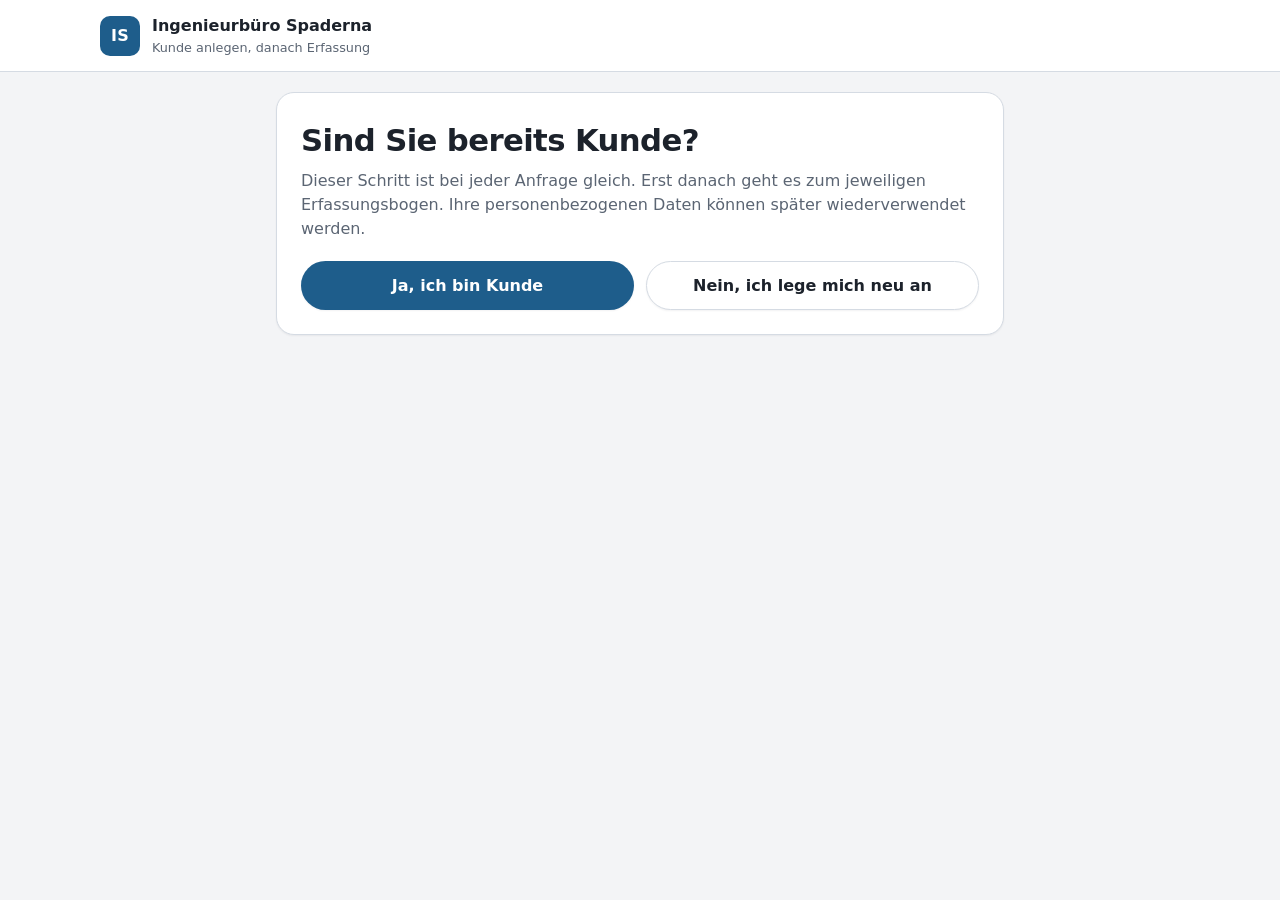
<file: docs/index.html>
<!DOCTYPE html>
<html lang="de">
  <head>
    <meta charset="UTF-8" />
    <meta name="viewport" content="width=device-width, initial-scale=1" />
    <meta
      name="description"
      content="Verbrauchsausweis für Wohngebäude online erstellen und bestellen."
    />
    <title>Verbrauchsausweis bestellen | Energieausweis Pro</title>
    <link rel="stylesheet" href="style.css?v=20260906d" />
  </head>
  <body class="is-register-only">
    <a class="skip-link" href="#main">Zum Inhalt springen</a>
    <header class="site-header">
      <div class="site-header__inner">
        <a class="brand" href="#main">
          <span class="brand__mark" aria-hidden="true">EP</span>
          <span>
            <span class="brand__name">Energieausweis Pro</span>
            <span class="brand__tag">Verbrauchsausweis für Wohngebäude</span>
          </span>
        </a>
        <span class="badge">GEG-konforme Logik vorbereitet</span>
      </div>
    </header>

    <main id="main">
      <section class="card register-gate" id="register-gate">
        <div class="panel__head">
          <div>
            <h1 tabindex="-1">Registrierung</h1>
            <p id="register-lead">
              Zuerst E-Mail-Code, danach legen wir Sie als Kunden in SevDesk an.
            </p>
          </div>
        </div>
        <div class="choice-group" role="radiogroup" aria-label="Anmeldeart" style="margin-bottom: 1rem">
          <label class="choice">
            <input type="radio" name="authMode" id="auth-mode-register" value="register" checked />
            <span>Neuer Kunde</span>
          </label>
          <label class="choice">
            <input type="radio" name="authMode" id="auth-mode-login" value="login" />
            <span>Ich bin schon Kunde</span>
          </label>
        </div>
        <p id="register-alert" class="notice notice--error" hidden role="alert"></p>
        <form id="form-register" novalidate>
          <div id="register-new-fields">
          <div class="field">
            <span class="field__label" id="party-label">Ich bin</span>
            <div class="choice-group" role="radiogroup" aria-labelledby="party-label">
              <label class="choice">
                <input type="radio" name="customerType" value="firma" />
                <span>Firma</span>
              </label>
              <label class="choice">
                <input type="radio" name="customerType" value="herr" />
                <span>Herr</span>
              </label>
              <label class="choice">
                <input type="radio" name="customerType" value="frau" />
                <span>Frau</span>
              </label>
            </div>
            <span class="field__error" data-error-for="customerType"></span>
          </div>
          <div id="company-name-fields" hidden>
            <div class="field" style="margin-top: 1rem">
              <label class="field__label" for="reg-companyName">Firmenname</label>
              <input class="input" id="reg-companyName" name="companyName" autocomplete="organization" />
              <span class="field__error" data-error-for="companyName"></span>
            </div>
            <div id="contact-person-fields" style="margin-top: 1rem">
              <p class="field__label">Ansprechpartner</p>
              <div class="grid-2">
                <div class="field">
                  <label class="field__label" for="reg-contactFirst">Vorname</label>
                  <input class="input" id="reg-contactFirst" name="contactFirstName" autocomplete="given-name" />
                  <span class="field__error" data-error-for="contactFirstName"></span>
                </div>
                <div class="field">
                  <label class="field__label" for="reg-contactLast">Nachname</label>
                  <input class="input" id="reg-contactLast" name="contactLastName" autocomplete="family-name" />
                  <span class="field__error" data-error-for="contactLastName"></span>
                </div>
              </div>
            </div>
          </div>
          <div id="person-name-fields" class="grid-2" style="margin-top: 1rem" hidden>
            <div class="field">
              <label class="field__label" for="reg-firstName">Vorname</label>
              <input class="input" id="reg-firstName" name="firstName" autocomplete="given-name" />
              <span class="field__error" data-error-for="firstName"></span>
            </div>
            <div class="field">
              <label class="field__label" for="reg-lastName">Nachname</label>
              <input class="input" id="reg-lastName" name="lastName" autocomplete="family-name" />
              <span class="field__error" data-error-for="lastName"></span>
            </div>
          </div>
          <div class="grid-3" style="margin-top: 1rem">
            <div class="field">
              <label class="field__label" for="reg-strasse">Straße</label>
              <input class="input" id="reg-strasse" name="strasse" required autocomplete="address-line1" />
              <span class="field__error" data-error-for="strasse"></span>
            </div>
            <div class="field">
              <label class="field__label" for="reg-hausnummer">Hausnummer</label>
              <input class="input" id="reg-hausnummer" name="hausnummer" required autocomplete="address-line2" />
              <span class="field__error" data-error-for="hausnummer"></span>
            </div>
            <div class="field">
              <label class="field__label" for="reg-plz">PLZ</label>
              <input class="input" id="reg-plz" name="plz" inputmode="numeric" maxlength="5" required autocomplete="postal-code" />
              <span class="field__error" data-error-for="plz"></span>
            </div>
          </div>
          <div class="field" style="margin-top: 1rem">
            <label class="field__label" for="reg-ort">Ort</label>
            <input class="input" id="reg-ort" name="ort" required autocomplete="address-level2" />
            <span class="field__error" data-error-for="ort"></span>
          </div>
          </div>
          <div class="field" style="margin-top: 1rem">
            <label class="field__label" for="reg-email">E-Mail</label>
            <input class="input" id="reg-email" name="email" type="email" required autocomplete="email" />
            <span class="field__error" data-error-for="email"></span>
          </div>
          <div class="field" style="margin-top: 1rem" id="register-phone-field">
            <label class="field__label" for="reg-phone">Telefon</label>
            <input class="input" id="reg-phone" name="phone" type="tel" required autocomplete="tel" placeholder="z. B. 0171 1234567" />
            <span class="field__hint">Wird an die Wix-Kasse und nach SevDesk übernommen.</span>
            <span class="field__error" data-error-for="phone"></span>
          </div>
          <div class="legal" id="register-consent">
            <label class="checkbox">
              <input type="checkbox" id="accept-register-privacy" name="acceptRegisterPrivacy" />
              <span>
              Ich willige ein, dass meine Angaben zur Kundenanlage bzw. zur Zuordnung
              in SevDesk verarbeitet werden.
            </span>
            </label>
            <span class="field__error" data-error-for="acceptRegisterPrivacy"></span>
          </div>
          <div id="code-block">
            <div id="code-fields" class="field" style="margin-top: 1rem">
              <label class="field__label" for="reg-code">Bestätigungscode aus der E-Mail</label>
              <input class="input" id="reg-code" name="code" inputmode="numeric" maxlength="6" autocomplete="one-time-code" />
              <span class="field__hint">Nur bei neuen Kunden. Ohne Code wird niemand in SevDesk angelegt.</span>
              <span class="field__error" data-error-for="code"></span>
            </div>
            <div class="btn-row" style="margin-top: 1rem">
              <button class="btn" type="button" id="btn-send-code">Code an E-Mail senden</button>
            </div>
          </div>
        </form>
        <div class="btn-row">
          <button class="btn btn--primary" type="button" id="btn-register">
            Code bestätigen
          </button>
        </div>
      </section>

      <div id="wizard-app" hidden>
        <div class="wizard-progress">
          <div class="wizard-progress__meta">
            <span id="progress-step-label">Schritt 1 von 6</span>
            <span id="progress-pct">17 % abgeschlossen</span>
          </div>
          <div
            class="wizard-progress__bar"
            id="wizard-progress-bar"
            role="progressbar"
            aria-valuemin="0"
            aria-valuemax="100"
            aria-valuenow="17"
          >
            <span id="progress-fill"></span>
          </div>
        </div>
        <div class="site-main">
      <nav class="stepper card" aria-label="Bestellschritte">
        <p class="stepper__heading">Übersicht</p>
        <ol class="stepper__list" id="stepper-list">
          <li class="stepper__item is-current">
            <button type="button" data-goto="1" aria-current="step">
              <span class="stepper__num">1</span>
              <span>
                <span class="stepper__kicker">Schritt 1</span>
                <span class="stepper__title">Objektdaten</span>
              </span>
            </button>
          </li>
          <li class="stepper__item">
            <button type="button" data-goto="2" disabled>
              <span class="stepper__num">2</span>
              <span>
                <span class="stepper__kicker">Schritt 2</span>
                <span class="stepper__title">Wärmeverbrauch</span>
              </span>
            </button>
          </li>
          <li class="stepper__item">
            <button type="button" data-goto="3" disabled>
              <span class="stepper__num">3</span>
              <span>
                <span class="stepper__kicker">Schritt 3</span>
                <span class="stepper__title">Leerstand &amp; Energienutzung</span>
              </span>
            </button>
          </li>
          <li class="stepper__item">
            <button type="button" data-goto="4" disabled>
              <span class="stepper__num">4</span>
              <span>
                <span class="stepper__kicker">Schritt 4</span>
                <span class="stepper__title">Bauteile</span>
              </span>
            </button>
          </li>
          <li class="stepper__item">
            <button type="button" data-goto="5" disabled>
              <span class="stepper__num">5</span>
              <span>
                <span class="stepper__kicker">Schritt 5</span>
                <span class="stepper__title">Ausweisübersicht</span>
              </span>
            </button>
          </li>
          <li class="stepper__item">
            <button type="button" data-goto="6" disabled>
              <span class="stepper__num">6</span>
              <span>
                <span class="stepper__kicker">Schritt 6</span>
                <span class="stepper__title">Abrechnung &amp; Lieferung</span>
              </span>
            </button>
          </li>
        </ol>
      </nav>

      <div class="wizard-body">
        <section class="panel" id="step-1" data-step="1">
          <div class="panel__head">
            <div class="section-head">
              <span class="section-head__icon" aria-hidden="true">
                <svg viewBox="0 0 24 24"><path fill="currentColor" d="M12 3 3 10.2V21h6.2v-6.5h5.6V21H21V10.2L12 3z"/></svg>
              </span>
              <div>
                <h1 tabindex="-1">Objektdaten</h1>
                <p>Adresse, Gebäudeart und die wichtigsten Merkmale Ihres Wohngebäudes.</p>
              </div>
            </div>
          </div>
          <form id="form-building" novalidate>
            <div class="block-card">
              <h2>Adresse &amp; Fläche</h2>
              <p class="block-card__lead">Bitte tragen Sie die Angaben so ein, wie sie in Ihren Unterlagen stehen.</p>
            <div class="grid-3">
              <div class="field">
                <label class="field__label" for="plz"><span class="req" aria-hidden="true">*</span>Postleitzahl</label>
                <input class="input" id="plz" name="plz" inputmode="numeric" maxlength="5" required />
                <span class="field__error" data-error-for="plz"></span>
              </div>
              <div class="field">
                <label class="field__label" for="ort"><span class="req" aria-hidden="true">*</span>Ort</label>
                <input class="input" id="ort" name="ort" required />
                <span class="field__error" data-error-for="ort"></span>
              </div>
              <div class="field">
                <label class="field__label" for="strasse"><span class="req" aria-hidden="true">*</span>Straße</label>
                <input class="input" id="strasse" name="strasse" required />
                <span class="field__error" data-error-for="strasse"></span>
              </div>
            </div>
            <div class="grid-3" style="margin-top: 1rem">
              <div class="field">
                <label class="field__label" for="hausnummer"><span class="req" aria-hidden="true">*</span>Hausnummer</label>
                <input class="input" id="hausnummer" name="hausnummer" required />
                <span class="field__error" data-error-for="hausnummer"></span>
              </div>
              <div class="field">
                <div class="label-line">
                  <label class="field__label" for="wohnflaeche"><span class="req" aria-hidden="true">*</span>Wohnfläche (m²)</label>
                  <button type="button" class="info-btn" aria-label="Hinweis zur Wohnfläche" aria-expanded="false">
                    i
                    <span class="info-pop" role="tooltip">Geben Sie die gesamte beheizte Wohnfläche an. Balkone und Terrassen zählen in der Regel nur anteilig – übernehmen Sie den Wert aus Ihren Unterlagen, ohne ihn zu kürzen.</span>
                  </button>
                </div>
                <input
                  class="input"
                  id="wohnflaeche"
                  name="wohnflaeche"
                  type="number"
                  min="20"
                  max="20000"
                  step="0.1"
                  required
                />
                <span class="field__error" data-error-for="wohnflaeche"></span>
              </div>
            </div>
            <div class="field" style="margin-top: 1.1rem">
                <div class="label-line">
                  <span class="field__label" id="gebaeudetyp-label"><span class="req" aria-hidden="true">*</span>Gebäudetyp</span>
                  <button type="button" class="info-btn" aria-label="Hinweis zum Gebäudetyp" aria-expanded="false">
                    i
                    <span class="info-pop" role="tooltip">Wählen Sie die Gebäudeart, die Ihr Objekt am besten beschreibt. Maßgeblich ist die tatsächliche Bauform, nicht die Eigentumsform.</span>
                  </button>
                </div>
                <div class="type-grid" role="radiogroup" aria-labelledby="gebaeudetyp-label">
                  <label class="type-tile"><input type="radio" name="gebaeudetyp" value="Einfamilienhaus" required /><span><svg viewBox="0 0 24 24" aria-hidden="true"><path fill="currentColor" d="M12 3 4 9.4V21h6v-6h4v6h6V9.4L12 3z"/></svg>Einfamilienhaus</span></label>
                  <label class="type-tile"><input type="radio" name="gebaeudetyp" value="Zweifamilienhaus" /><span><svg viewBox="0 0 24 24" aria-hidden="true"><path fill="currentColor" d="M3 21V10l6-5 6 5v11H3zm2-2h8v-8.2L9 6.7 5 10.8V19z"/></svg>Zweifamilienhaus</span></label>
                  <label class="type-tile"><input type="radio" name="gebaeudetyp" value="Mehrfamilienhaus" /><span><svg viewBox="0 0 24 24" aria-hidden="true"><path fill="currentColor" d="M4 21V3h10v6h6v12H4zm2-2h6V5H6v14zm8 0h6v-8h-6v8z"/></svg>Mehrfamilienhaus</span></label>
                  <label class="type-tile"><input type="radio" name="gebaeudetyp" value="einseitig angebautes Gebäude" /><span><svg viewBox="0 0 24 24" aria-hidden="true"><path fill="currentColor" d="M4 21V8l8-5 8 5v13h-6v-7H10v7H4z"/></svg>einseitig angebaut</span></label>
                  <label class="type-tile"><input type="radio" name="gebaeudetyp" value="beidseitig angebautes Gebäude" /><span><svg viewBox="0 0 24 24" aria-hidden="true"><path fill="currentColor" d="M2 21V10l5-4 5 4v11H2zm10 0V10l5-4 5 4v11h-4v-7h-2v7h-4z"/></svg>beidseitig angebaut</span></label>
                  <label class="type-tile"><input type="radio" name="gebaeudetyp" value="Wohnteil gemischt genutztes Gebäude" /><span><svg viewBox="0 0 24 24" aria-hidden="true"><path fill="currentColor" d="M3 21V7l8-4 8 4v4h2v10H3z"/></svg>Wohnteil gemischt</span></label>
                  <label class="type-tile"><input type="radio" name="gebaeudetyp" value="sonstiges Wohngebäude" /><span><svg viewBox="0 0 24 24" aria-hidden="true"><path fill="currentColor" d="M4 21V9l8-6 8 6v12H4z"/></svg>sonstiges Wohngebäude</span></label>
                </div>
                <span class="field__error" data-error-for="gebaeudetyp"></span>
            </div>
            <div class="grid-2" style="margin-top: 1rem">
              <div class="field">
                <label class="field__label" for="nutzflaeche">Nutzfläche (m²)</label>
                <input
                  class="input"
                  id="nutzflaeche"
                  name="nutzflaeche"
                  type="number"
                  step="0.1"
                  readonly
                  disabled
                  tabindex="-1"
                />
              </div>
            </div>
            <div class="grid-2" style="margin-top: 1rem">
              <div class="field">
                <div class="label-line">
                  <label class="field__label" for="anzahlWohnungen"><span class="req" aria-hidden="true">*</span>Anzahl Wohnungen</label>
                  <button type="button" class="info-btn" aria-label="Hinweis zur Anzahl der Wohnungen" aria-expanded="false">
                    i
                    <span class="info-pop" role="tooltip">Zählen Sie eigenständige Wohneinheiten. Ein Einfamilienhaus entspricht einer Wohnung. Die Angabe beeinflusst Hinweise bei älteren Gebäuden mit wenigen Einheiten.</span>
                  </button>
                </div>
                <input class="input" id="anzahlWohnungen" name="anzahlWohnungen" type="number" min="1" max="500" value="1" required />
                <span class="field__error" data-error-for="anzahlWohnungen"></span>
              </div>
              <div class="field">
                <div class="label-line">
                  <label class="field__label" for="gebaeudeteil">Geltungsbereich des Ausweises</label>
                  <button type="button" class="info-btn" aria-label="Hinweis zum Geltungsbereich" aria-expanded="false">
                    i
                    <span class="info-pop" role="tooltip">Gilt der Ausweis für das ganze Gebäude oder nur für den Wohnteil eines gemischt genutzten Objekts? Den Wohnteil wählen Sie nur, wenn Fläche und Verbrauch eindeutig dazugehören.</span>
                  </button>
                </div>
                <select class="select" id="gebaeudeteil" name="gebaeudeteil">
                  <option value="Ganzes Gebäude">Ganzes Gebäude</option>
                  <option value="Gebäudeteil">Gebäudeteil</option>
                </select>
              </div>
            </div>
            </div>
            <div class="block-card" style="margin-top: 1.25rem">
              <h2>Gebäudeeigenschaften</h2>
              <p class="block-card__lead">Anlass, Lüftung, erneuerbare Energien und Baujahre.</p>
            <div class="grid-2" style="margin-top: 1rem">
              <div class="field">
                <div class="label-line">
                  <label class="field__label" for="anlass"><span class="req" aria-hidden="true">*</span>Anlass der Ausstellung</label>
                  <button type="button" class="info-btn" aria-label="Hinweis zum Anlass" aria-expanded="false">
                    i
                    <span class="info-pop" role="tooltip">Wählen Sie den Grund, z. B. Vermietung, Verkauf oder Modernisierung. Neubau fehlt bewusst: Ein Verbrauchsausweis braucht Messwerte aus 36 Monaten, die ein Neubau noch nicht hat.</span>
                  </button>
                </div>
                <select class="select" id="anlass" name="anlass" required>
                  <option value="Vermietung / Verkauf">Vermietung / Verkauf</option>
                  <option value="Modernisierung">Modernisierung</option>
                  <option value="Aushang">Aushang</option>
                  <option value="Sonstiges">Sonstiges</option>
                </select>
                <span class="field__error" data-error-for="anlass"></span>
              </div>
              <div class="field">
                <div class="label-line">
                  <span class="field__label" id="lueftung-label">Art der Lüftung</span>
                  <button type="button" class="info-btn" aria-label="Hinweis zur Lüftung" aria-expanded="false">
                    i
                    <span class="info-pop" role="tooltip">Markieren Sie, wie das Gebäude belüftet wird. Reine Fensterlüftung, Schacht oder Anlage mit bzw. ohne Wärmerückgewinnung – mehrere Angaben sind möglich.</span>
                  </button>
                </div>
                <div class="icon-grid" role="group" aria-labelledby="lueftung-label">
                  <label class="icon-tile">
                    <input type="checkbox" name="lueftung" value="Fensterlüftung" checked />
                    <span><svg viewBox="0 0 24 24" aria-hidden="true"><path fill="currentColor" d="M4 4h16v16H4V4zm2 2v12h5V6H6zm7 0v12h5V6h-5z"/></svg>Fensterlüftung</span>
                  </label>
                  <label class="icon-tile">
                    <input type="checkbox" name="lueftung" value="Schachtlüftung" />
                    <span><svg viewBox="0 0 24 24" aria-hidden="true"><path fill="currentColor" d="M8 3h8v18H8V3zm2 2v14h4V5h-4z"/></svg>Schachtlüftung</span>
                  </label>
                  <label class="icon-tile">
                    <input type="checkbox" name="lueftung" value="Lüftungsanlage mit Wärmerückgewinnung" />
                    <span><svg viewBox="0 0 24 24" aria-hidden="true"><path fill="currentColor" d="M12 4a8 8 0 1 1 0 16 8 8 0 0 1 0-16zm-1 3h2v5.2l3.2 1.9-1 1.7L11 13V7z"/></svg>Anlage mit WRG</span>
                  </label>
                  <label class="icon-tile">
                    <input type="checkbox" name="lueftung" value="Lüftungsanlage ohne Wärmerückgewinnung" />
                    <span><svg viewBox="0 0 24 24" aria-hidden="true"><path fill="currentColor" d="M4 12a8 8 0 1 1 16 0H4zm8-6a6 6 0 0 0-5.7 4h11.4A6 6 0 0 0 12 6z"/></svg>Anlage ohne WRG</span>
                  </label>
                </div>
              </div>
            </div>
            <div class="grid-2" style="margin-top: 1rem">
              <div class="field">
                <div class="label-line">
                  <span class="field__label" id="ee-use-label">Was wird genutzt? (Mehrfachauswahl)</span>
                  <button type="button" class="info-btn" aria-label="Hinweis zu erneuerbaren Energien" aria-expanded="false">
                    i
                    <span class="info-pop" role="tooltip">Solarthermie liefert Wärme, Photovoltaik Strom. Wärmepumpe und Biomasse zählen ebenfalls. Die Angabe erscheint auf dem Ausweis und ändert die Verbrauchswerte nicht.</span>
                  </button>
                </div>
                <div class="choice-group choice-group--stack" role="group" aria-labelledby="ee-use-label">
                  <label class="choice choice-card">
                    <input type="checkbox" name="eeVerwendung" value="heizung" />
                    <span>Heizung</span>
                  </label>
                  <label class="choice choice-card">
                    <input type="checkbox" name="eeVerwendung" value="ww" />
                    <span>Warmwasser</span>
                  </label>
                  <label class="choice choice-card">
                    <input type="checkbox" name="eeVerwendung" value="strom" />
                    <span>Strom</span>
                  </label>
                </div>
                <p class="field__hint">Kombinationen sind möglich, etwa Heizung und Warmwasser.</p>
              </div>
              <div class="field">
                <label class="field__label" for="erneuerbareEnergienA">Art der erneuerbaren Energie</label>
                <select class="select" id="erneuerbareEnergienA" name="erneuerbareEnergienA" disabled>
                  <option value="">keine</option>
                  <option value="solar">Solar</option>
                  <option value="umweltwaerme">Umweltwärme</option>
                  <option value="holz">Holz</option>
                </select>
              </div>
            </div>
            <div class="grid-2" style="margin-top: 1rem">
              <div class="field">
                <div class="label-line">
                  <label class="field__label" for="baujahr"><span class="req" aria-hidden="true">*</span>Baujahr des Gebäudes</label>
                  <button type="button" class="info-btn" aria-label="Hinweis zum Baujahr" aria-expanded="false">
                    i
                    <span class="info-pop" role="tooltip">Tragen Sie das ursprüngliche Errichtungsjahr ein, nicht das Jahr einer Sanierung. Bei sehr alten Gebäuden genügt das bekannte Baujahr aus Kaufvertrag oder Bauakten.</span>
                  </button>
                </div>
                <input
                  class="input"
                  id="baujahr"
                  name="baujahr"
                  type="number"
                  min="1800"
                  max="2026"
                  required
                />
                <span class="field__error" data-error-for="baujahr"></span>
              </div>
            </div>
            <div class="field" style="margin-top: 1rem">
              <div class="label-line">
                <span class="field__label" id="keller-label"><span class="req" aria-hidden="true">*</span>Beheizter Keller</span>
                <button type="button" class="info-btn" aria-label="Hinweis zum Keller" aria-expanded="false">
                  i
                  <span class="info-pop" role="tooltip">„Ja“ nur, wenn Kellerräume regelmäßig beheizt werden. Unbeheizte Abstellräume zählen nicht dazu.</span>
                </button>
              </div>
              <div class="choice-group" role="radiogroup" aria-labelledby="keller-label">
                <label class="choice choice-card" style="flex:1">
                  <input type="radio" name="beheizterKeller" value="ja" required />
                  <span>Ja</span>
                </label>
                <label class="choice choice-card" style="flex:1">
                  <input type="radio" name="beheizterKeller" value="nein" />
                  <span>Nein</span>
                </label>
              </div>
              <span class="field__error" data-error-for="beheizterKeller"></span>
            </div>
            <div class="field" style="margin-top: 1rem">
              <div class="label-line">
                <span class="field__label" id="kuehl-label"><span class="req" aria-hidden="true">*</span>Kühlung</span>
              </div>
              <div class="choice-group" role="radiogroup" aria-labelledby="kuehl-label">
                <label class="choice">
                  <input type="radio" name="gekuehlt" value="nein" checked />
                  <span>Nein</span>
                </label>
                <label class="choice">
                  <input type="radio" name="gekuehlt" value="ja" />
                  <span>Ja</span>
                </label>
              </div>
              <span class="field__error" data-error-for="gekuehlt"></span>
            </div>
            <details class="fold" id="cooling-panel" hidden>
              <summary>Parameter Kühlung / Klimaanlage</summary>
              <div class="field" style="margin-top: 1rem">
                <span class="field__label" id="kuehlart-label">Art der Kühlung</span>
                <div class="choice-group choice-group--stack" role="group" aria-labelledby="kuehlart-label">
                  <label class="choice">
                    <input type="checkbox" name="kuehlungArt" value="Passive Kühlung" />
                    <span>Passive Kühlung</span>
                  </label>
                  <label class="choice">
                    <input type="checkbox" name="kuehlungArt" value="Kühlung aus Strom" />
                    <span>Kühlung aus Strom</span>
                  </label>
                  <label class="choice">
                    <input type="checkbox" name="kuehlungArt" value="Kühlung aus Wärme" />
                    <span>Kühlung aus Wärme</span>
                  </label>
                  <label class="choice">
                    <input type="checkbox" name="kuehlungArt" value="Gelieferte Kälte" />
                    <span>Gelieferte Kälte</span>
                  </label>
                </div>
              </div>
              <fieldset style="margin-top: 1rem; border: 0; padding: 0">
                <legend class="field__label">Inspektionspflicht nur bei Anlagen ab 12 kW</legend>
                <label class="checkbox">
                  <input type="checkbox" name="klimaanlage12kWohne" value="1" />
                  <span>größer als 12 kW ohne Gebäudeautomation (inspektionspflichtig)</span>
                </label>
                <label class="checkbox">
                  <input type="checkbox" name="klimaanlage12kWmit" value="1" />
                  <span>größer als 12 kW mit Gebäudeautomation (inspektionspflichtig)</span>
                </label>
                <label class="checkbox">
                  <input type="checkbox" name="klimaanlage70kW" value="1" />
                  <span>größer als 70 kW, nach DIN SPEC 15240 zu bewerten</span>
                </label>
              </fieldset>
              <div id="inspection-fields" hidden>
                <div class="grid-2" style="margin-top: 1rem">
                  <div class="field">
                    <label class="field__label" for="klimaanlageAnzahl">Anzahl inspektionspflichtiger Klimaanlagen</label>
                    <input class="input" id="klimaanlageAnzahl" name="klimaanlageAnzahl" type="number" min="1" max="99" value="1" />
                  </div>
                  <div class="field">
                    <label class="field__label" for="klimaanlageFaelligkeit">Nächstes Fälligkeitsdatum der Inspektion</label>
                    <input class="input" id="klimaanlageFaelligkeit" name="klimaanlageFaelligkeit" type="date" />
                  </div>
                </div>
                <div class="field" style="margin-top: 1rem">
                  <label class="field__label" for="baujahrKlimaanlage">Baujahr Klimaanlage</label>
                  <input class="input" id="baujahrKlimaanlage" name="baujahrKlimaanlage" type="number" min="1800" max="2026" />
                </div>
              </div>
            </details>
            </div>
            <div class="block-card" style="margin-top: 1.25rem">
              <h2>Warmwasser</h2>
              <p class="block-card__lead">Wie wird der Warmwasseranteil in der Abrechnung behandelt?</p>
            <div class="field">
              <div class="label-line">
                <span class="field__label" id="ww-label"><span class="req" aria-hidden="true">*</span>Warmwasser</span>
              </div>
              <div class="choice-group choice-group--stack" role="radiogroup" aria-labelledby="ww-label">
                <div class="choice-row">
                  <label class="choice choice-card">
                    <input type="radio" name="warmwasser" value="pauschal" required />
                    <span>Pauschalwert 20 kWh/m² (GEG)</span>
                  </label>
                  <button type="button" class="info-btn" aria-label="Hinweis Pauschalwert" aria-expanded="false">
                    i
                    <span class="info-pop" role="tooltip">Wenn kein gemessener Warmwasseranteil vorliegt, wird der gesetzlich vorgesehene Standardwert angesetzt.</span>
                  </button>
                </div>
                <div class="choice-row">
                  <label class="choice choice-card">
                    <input type="radio" name="warmwasser" value="enthalten" />
                    <span>Im Heizverbrauch enthalten</span>
                  </label>
                  <button type="button" class="info-btn" aria-label="Hinweis enthalten" aria-expanded="false">
                    i
                    <span class="info-pop" role="tooltip">Wählen Sie das, wenn die Abrechnung Heizung und Warmwasser nicht getrennt ausweist – der Gesamtverbrauch gilt dann für beides.</span>
                  </button>
                </div>
                <div class="choice-row">
                  <label class="choice choice-card">
                    <input type="radio" name="warmwasser" value="separat" />
                    <span>Gemessener Wert (kWh)</span>
                  </label>
                  <button type="button" class="info-btn" aria-label="Hinweis Messwert" aria-expanded="false">
                    i
                    <span class="info-pop" role="tooltip">Bevorzugt, wenn der Warmwasseranteil in kWh separat vorliegt. Tragen Sie die Jahreswerte später in den Perioden ein.</span>
                  </button>
                </div>
              </div>
              <span class="field__error" data-error-for="warmwasser"></span>
              <label class="checkbox" style="margin-top: 0.75rem">
                <input type="checkbox" name="warmwasserSolar" value="1" />
                <span>Solare Warmwasserbereitung vorhanden</span>
              </label>
            </div>
            </div>
            <div class="block-card" style="margin-top: 1.25rem">
            <fieldset style="margin-top: 0; border: 0; padding: 0">
              <legend class="field__label">Modernisierungsempfehlungen</legend>
              <p class="field__hint">Bitte zwei Maßnahmen wählen – oder bestätigen, dass keine sinnvoll sind.</p>
              <span class="field__error" data-error-for="recommendations"></span>
              <label class="checkbox">
                <input type="checkbox" name="keineEmpfehlungen" value="1" />
                <span>Keine Modernisierungsempfehlungen möglich</span>
              </label>
              <label class="checkbox"><input type="checkbox" name="recommendation" value="waerme-wp" /><span>Wärmeerzeugung: Wärmepumpe</span></label>
              <label class="checkbox"><input type="checkbox" name="recommendation" value="hydraulisch" /><span>Heizungsanlage: hydraulischer Abgleich</span></label>
              <label class="checkbox"><input type="checkbox" name="recommendation" value="solar-ww" /><span>Warmwasser: Solar / PV</span></label>
              <label class="checkbox"><input type="checkbox" name="recommendation" value="fenster" /><span>Fenster erneuern</span></label>
              <label class="checkbox"><input type="checkbox" name="recommendation" value="dach" /><span>Dach / oberste Geschossdecke dämmen</span></label>
              <label class="checkbox"><input type="checkbox" name="recommendation" value="kellerdecke" /><span>Kellerdecke dämmen</span></label>
              <label class="checkbox"><input type="checkbox" name="recommendation" value="fassade" /><span>Fassadendämmung</span></label>
              <label class="checkbox"><input type="checkbox" name="recommendation" value="allgemein" /><span>Allgemein: Energieberatung / Förderung</span></label>
            </fieldset>
            </div>
          </form>
          <div class="wizard-footer">
            <span></span>
            <div class="wizard-footer__right">
              <button class="btn btn--ghost" type="button" data-save-draft>Speichern</button>
              <button class="btn btn--primary" type="button" data-next>Wärmeverbrauch <span aria-hidden="true">→</span></button>
            </div>
          </div>
        </section>

        <section class="panel" id="step-2" data-step="2" hidden>
          <div class="panel__head">
            <div class="section-head">
              <span class="section-head__icon" aria-hidden="true">
                <svg viewBox="0 0 24 24"><path fill="currentColor" d="M12 2s4 4.2 4 8.2c0 2.4-1.4 4.4-3.3 5.3.6-1.1.9-2.3.7-3.6-.3-1.8-1.6-3.2-3.4-3.9C11.6 11.2 10 14 10 16.4 10 19.5 12.2 22 12 22c4.4 0 8-3.4 8-8.2C20 8 12 2 12 2z"/></svg>
              </span>
              <div>
                <h1 tabindex="-1">Wärmeverbrauch</h1>
                <p>Angaben zu Heizungssystemen, Einheiten und Energieverbrauch.</p>
              </div>
            </div>
          </div>
          <form id="form-consumption" novalidate>
            <div class="block-card">
              <h2 class="card-title">
                <svg viewBox="0 0 24 24" aria-hidden="true"><path fill="currentColor" d="M12 2s4 4.2 4 8.2C16 16 12 22 12 22S8 16 8 10.2C8 6.2 12 2 12 2z"/></svg>
                Heizungsanlagen
              </h2>
              <div class="field">
                <div class="label-line">
                  <span class="field__label" id="anlagen-label"><span class="req" aria-hidden="true">*</span>Wie viele Heizungsanlagen hat das Gebäude?</span>
                </div>
                <div class="count-grid" role="radiogroup" aria-labelledby="anlagen-label">
                  <label class="count-tile"><input type="radio" name="anzahlHeizungsanlagen" value="1" checked /><span>1 Anlage</span></label>
                  <label class="count-tile"><input type="radio" name="anzahlHeizungsanlagen" value="2" /><span>2 Anlagen</span></label>
                  <label class="count-tile"><input type="radio" name="anzahlHeizungsanlagen" value="3" /><span>3 Anlagen</span></label>
                  <label class="count-tile"><input type="radio" name="anzahlHeizungsanlagen" value="4" /><span>4 Anlagen</span></label>
                </div>
                <span class="field__error" data-error-for="anzahlHeizungsanlagen"></span>
              </div>
              <div class="anlage-box">
                <h3>Anlage 1</h3>
                <div class="field">
                  <div class="label-line">
                    <span class="field__label" id="carrier-label"><span class="req" aria-hidden="true">*</span>Energieträger</span>
                <button type="button" class="info-btn" aria-label="Hinweis zum Energieträger" aria-expanded="false">
                  i
                  <span class="info-pop" role="tooltip">Übernehmen Sie den Energieträger genau von der Abrechnung. Bei Erdgas unterscheiden L und H: rund 9–10 kWh/m³ entspricht L, 11–13 kWh/m³ entspricht H. Eine Verwechslung verschiebt das Ergebnis deutlich.</span>
                </button>
              </div>
              <div class="carrier-grid" id="carrier-grid" role="radiogroup" aria-labelledby="carrier-label"></div>
              <span class="field__error" data-error-for="energietraeger"></span>
              <p class="help-box">Bei Erdgas bitte L oder H anhand des Brennwerts auf der Rechnung wählen (etwa 9–10 kWh/m³ = L, 11–13 kWh/m³ = H).</p>
              <div class="grid-2" style="margin-top: 1rem">
                <div class="field">
                  <label class="field__label" for="heizzweck"><span class="req" aria-hidden="true">*</span>Zweck</label>
                  <select class="select" id="heizzweck" name="heizzweck">
                    <option value="Heizung">Heizung</option>
                    <option value="Heizung + Warmwasser" selected>Heizung + Warmwasser</option>
                    <option value="Warmwasser">Warmwasser</option>
                  </select>
                </div>
                <div class="field">
                  <label class="field__label" for="baujahrHeizung"><span class="req" aria-hidden="true">*</span>Baujahr des Wärmeerzeugers</label>
                  <input class="input" id="baujahrHeizung" name="baujahrHeizung" type="number" min="1800" max="2026" required />
                  <span class="field__error" data-error-for="baujahrHeizung"></span>
                </div>
              </div>
            </div>
            <div id="extra-anlagen"></div>
            <p id="lager-open-wrap" hidden style="margin-top: 1rem">
              <button class="btn btn--ghost" type="button" id="btn-open-lager">
                Verbrauchsermittlung für lagerfähige Brennstoffe
              </button>
            </p>
            <div class="grid-2" id="period-setup" style="margin-top: 1rem">
              <div class="field">
                <div class="label-line">
                  <label class="field__label" for="startYear"><span class="req" aria-hidden="true">*</span>Startjahr</label>
                  <button type="button" class="info-btn" aria-label="Hinweis zum Startjahr" aria-expanded="false">
                    i
                    <span class="info-pop" role="tooltip">Geben Sie das erste der drei vollständigen Abrechnungsjahre an. Daraus entstehen automatisch drei aufeinanderfolgende Zeiträume.</span>
                  </button>
                </div>
                <input class="input" id="startYear" name="startYear" type="number" min="2015" max="2026" required />
                <span class="field__error" data-error-for="startYear"></span>
              </div>
              <div class="field">
                <div class="label-line">
                  <label class="field__label" for="periodStartMonth"><span class="req" aria-hidden="true">*</span>Abrechnungszeitraum</label>
                  <button type="button" class="info-btn" aria-label="Hinweis zum Abrechnungszeitraum" aria-expanded="false">
                    i
                    <span class="info-pop" role="tooltip">Wählen Sie den Monat, in dem Ihr Abrechnungsjahr beginnt – zum Beispiel Januar bis Dezember oder April bis März. Den Zeitraum finden Sie auf der Heizkostenabrechnung.</span>
                  </button>
                </div>
                <select class="select" id="periodStartMonth" name="periodStartMonth" required></select>
                <span class="field__error" data-error-for="periodStartMonth"></span>
              </div>
            </div>
            </div>
            <div class="block-card" style="margin-top: 1.25rem">
              <h2>Verbrauchszeiträume</h2>
              <p class="block-card__lead">Jahreswerte für das gesamte Gebäude, nicht für einzelne Monate oder nur eine Wohnung.</p>
            <div id="periods-container"></div>
            </div>
          </form>
          <div class="wizard-footer">
            <button class="btn btn--ghost" type="button" data-prev><span aria-hidden="true">←</span> Zurück</button>
            <div class="wizard-footer__right">
              <button class="btn btn--ghost" type="button" data-save-draft>Speichern</button>
              <button class="btn btn--primary" type="button" data-next>Leerstand &amp; Energienutzung <span aria-hidden="true">→</span></button>
            </div>
          </div>
        </section>

        <section class="panel" id="step-3" data-step="3" hidden>
          <div class="panel__head">
            <div class="section-head">
              <span class="section-head__icon" aria-hidden="true">
                <svg viewBox="0 0 24 24"><path fill="currentColor" d="M12 12a4 4 0 1 0-4-4 4 4 0 0 0 4 4zm0 2c-4 0-8 2-8 5v2h16v-2c0-3-4-5-8-5z"/></svg>
              </span>
              <div>
                <h1 tabindex="-1">Leerstand &amp; Energienutzung</h1>
                <p>Leerstandsanteile stehen bei den Verbrauchsjahren. Hier laden Sie die Nachweise hoch.</p>
              </div>
            </div>
          </div>
          <div class="block-card" id="documents-root"></div>
          <div class="wizard-footer">
            <button class="btn btn--ghost" type="button" data-prev><span aria-hidden="true">←</span> Zurück</button>
            <div class="wizard-footer__right">
              <button class="btn btn--ghost" type="button" data-save-draft>Speichern</button>
              <button class="btn btn--primary" type="button" data-next>Bauteile <span aria-hidden="true">→</span></button>
            </div>
          </div>
        </section>

        <section class="panel" id="step-4" data-step="4" hidden>
          <div class="panel__head">
            <div class="section-head">
              <span class="section-head__icon" aria-hidden="true">
                <svg viewBox="0 0 24 24"><path fill="currentColor" d="M12 3 2 8l10 5 10-5-10-5zm0 9.2L4.2 8.4 12 12.4l7.8-4L12 12.2zM4.2 13.2 12 17.2l7.8-4v2.2L12 19.6 4.2 15.4v-2.2z"/></svg>
              </span>
              <div>
                <h1 tabindex="-1">Bauteile</h1>
                <p>Dämmung, Fenster und Anlagentechnik – plus die berechneten Kennwerte.</p>
              </div>
            </div>
          </div>
          <form id="form-parts" novalidate>
            <div class="block-card">
              <h2 class="card-title"><svg viewBox="0 0 24 24" aria-hidden="true"><path fill="currentColor" d="M3 21V3h18v18H3zm2-2h14V5H5v14zm2-2h4v-4H7v4zm6 0h4v-4h-4v4zM7 11h4V7H7v4zm6 0h4V7h-4v4z"/></svg>Außenwände</h2>
              <div class="field">
                <div class="label-line">
                  <span class="field__label"><span class="req" aria-hidden="true">*</span>Sind die Außenwände (oder Teile davon) gedämmt?</span>
                </div>
                <div class="choice-group" role="radiogroup">
                  <label class="choice choice-card" style="flex:1"><input type="radio" name="waendeGedaemmt" value="ja" /><span>Ja</span></label>
                  <label class="choice choice-card" style="flex:1"><input type="radio" name="waendeGedaemmt" value="nein" /><span>Nein</span></label>
                </div>
              </div>
            </div>
            <div class="block-card" style="margin-top: 1.25rem">
              <h2 class="card-title"><svg viewBox="0 0 24 24" aria-hidden="true"><path fill="currentColor" d="M12 3 3 12h3v9h12v-9h3L12 3z"/></svg>Dach</h2>
              <div class="field">
                <div class="label-line">
                  <span class="field__label"><span class="req" aria-hidden="true">*</span>Ist das Dach oder die oberste Geschossdecke gedämmt?</span>
                </div>
                <div class="choice-group" role="radiogroup">
                  <label class="choice choice-card" style="flex:1"><input type="radio" name="dachGedaemmt" value="ja" /><span>Ja</span></label>
                  <label class="choice choice-card" style="flex:1"><input type="radio" name="dachGedaemmt" value="nein" /><span>Nein</span></label>
                </div>
              </div>
            </div>
            <div class="block-card" style="margin-top: 1.25rem">
              <h2 class="card-title"><svg viewBox="0 0 24 24" aria-hidden="true"><path fill="currentColor" d="M4 10.5 12 4l8 6.5V21H4V10.5zM6 19h12v-7.4L12 7 6 11.6V19z"/></svg>Keller</h2>
              <div class="field">
                <div class="label-line">
                  <span class="field__label"><span class="req" aria-hidden="true">*</span>Ist die Kellerdecke (unbeheizter Keller) oder der Boden gedämmt?</span>
                </div>
                <div class="choice-group" role="radiogroup">
                  <label class="choice choice-card" style="flex:1"><input type="radio" name="kellerdeckeGedaemmt" value="ja" /><span>Ja</span></label>
                  <label class="choice choice-card" style="flex:1"><input type="radio" name="kellerdeckeGedaemmt" value="nein" /><span>Nein</span></label>
                </div>
              </div>
            </div>
            <div class="block-card" style="margin-top: 1.25rem">
              <h2 class="card-title"><svg viewBox="0 0 24 24" aria-hidden="true"><path fill="currentColor" d="M4 4h16v16H4V4zm2 2v12h5V6H6zm7 0v12h5V6h-5z"/></svg>Fenster</h2>
              <div class="grid-2">
                <div class="field">
                  <label class="field__label" for="fensterverglasung">Welche Verglasung haben die Fenster überwiegend?</label>
                  <select class="select" id="fensterverglasung" name="fensterverglasung">
                    <option value="">Bitte wählen</option>
                    <option value="Einfachverglasung">Einfachverglasung</option>
                    <option value="Isolierverglasung">Isolierverglasung</option>
                    <option value="Wärmeschutzverglasung (2- oder 3-fach)">Wärmeschutzverglasung (2- oder 3-fach)</option>
                  </select>
                </div>
                <div class="field">
                  <label class="field__label" for="fensterBaujahr">Ungefähres Baujahr der Fenster</label>
                  <input class="input" id="fensterBaujahr" name="fensterBaujahr" type="number" min="1800" max="2026" />
                </div>
              </div>
              <div class="field" style="margin-top: 1rem">
                <span class="field__label">Wurden Ihre Fenster ausgetauscht oder erneuert?</span>
                <div class="choice-group" role="radiogroup">
                  <label class="choice choice-card" style="flex:1"><input type="radio" name="fensterErneuert" value="ja" /><span>Ja</span></label>
                  <label class="choice choice-card" style="flex:1"><input type="radio" name="fensterErneuert" value="nein" /><span>Nein</span></label>
                </div>
              </div>
            </div>
            <div class="block-card" style="margin-top: 1.25rem">
              <h2 class="card-title"><svg viewBox="0 0 24 24" aria-hidden="true"><path fill="currentColor" d="M21 7h-3V4h-2v3h-3v2h3v3h2V9h3V7zM4 20v-2.5L14 7.5 16.5 10 6.5 20H4zm1.8-1h.7l8.6-8.6-.7-.7L5.8 18.3v.7z"/></svg>Anlagentechnik</h2>
              <div class="field">
                <span class="field__label">Sind die Heizungs- und Warmwasserleitungen in unbeheizten Räumen überwiegend gedämmt?</span>
                <div class="choice-group" role="radiogroup">
                  <label class="choice choice-card" style="flex:1"><input type="radio" name="leitungenGedaemmt" value="ja" /><span>Ja</span></label>
                  <label class="choice choice-card" style="flex:1"><input type="radio" name="leitungenGedaemmt" value="nein" /><span>Nein</span></label>
                </div>
              </div>
              <div class="field" style="margin-top: 1rem">
                <span class="field__label">Wie wird die Raumtemperatur geregelt?</span>
                <div class="choice-group choice-group--stack" role="radiogroup">
                  <label class="choice choice-card"><input type="radio" name="raumtemperatur" value="thermostat" /><span>Heizkörper mit Thermostatventilen</span></label>
                  <label class="choice choice-card"><input type="radio" name="raumtemperatur" value="fussboden" /><span>Fußboden-/Flächenheizung mit Einzelraumregelung</span></label>
                  <label class="choice choice-card"><input type="radio" name="raumtemperatur" value="keine" /><span>Keine Einzelraumregelung</span></label>
                </div>
              </div>
            </div>
          </form>
          <div class="block-card" id="calculation-root" style="margin-top: 1.25rem"></div>
          <div class="wizard-footer">
            <button class="btn btn--ghost" type="button" data-prev><span aria-hidden="true">←</span> Zurück</button>
            <div class="wizard-footer__right">
              <button class="btn btn--ghost" type="button" data-save-draft>Speichern</button>
              <button class="btn btn--primary" type="button" data-next>Ausweisübersicht <span aria-hidden="true">→</span></button>
            </div>
          </div>
        </section>

        <section class="panel" id="step-5" data-step="5" hidden>
          <div class="panel__head">
            <div class="section-head">
              <span class="section-head__icon" aria-hidden="true">
                <svg viewBox="0 0 24 24"><path fill="currentColor" d="M6 2h9l5 5v15H6V2zm8 1.5V8h4.5L14 3.5z"/></svg>
              </span>
              <div>
                <h1 tabindex="-1">Ausweisübersicht</h1>
                <p>Vorläufiges Energieband – der amtliche Ausweis folgt nach der Bestellung.</p>
              </div>
            </div>
          </div>
          <div class="block-card" id="preview-root"></div>
          <form id="form-preview-notes" class="block-card" style="margin-top: 1.25rem" novalidate>
            <label class="checkbox">
              <input type="checkbox" name="angabenGeprueft" value="1" />
              <span>Ich habe meine Angaben geprüft. Hinweise können unten hinterlegt werden, damit sie in die Bearbeitung einfließen.</span>
            </label>
            <h2 style="margin: 1.2rem 0 0.6rem; font-size: 1.05rem">Das bekommen Sie beim Kauf</h2>
            <div class="benefit-grid">
              <p>Offizieller Energieausweis als PDF</p>
              <p>Prüfung durch das Ingenieurbüro</p>
              <p>Rechnung und Nachweis für Behörden</p>
              <p>Korrektur bei Bedarf nach Rückfrage</p>
            </div>
            <div class="field" style="margin-top: 1.2rem">
              <div class="label-line">
                <span class="field__label">Erscheint Ihr Energieverbrauch zu hoch?</span>
              </div>
              <div class="choice-group choice-group--stack" role="radiogroup">
                <label class="choice choice-card"><input type="radio" name="verbrauchFeedback" value="realistisch" /><span>Der berechnete Wert wirkt realistisch</span></label>
                <label class="choice choice-card"><input type="radio" name="verbrauchFeedback" value="zu-hoch" /><span>Der Wert erscheint mir zu hoch — bitte prüfen</span></label>
                <label class="choice choice-card"><input type="radio" name="verbrauchFeedback" value="rueckmeldung" /><span>Ich möchte Rückmeldung vor der endgültigen Ausstellung</span></label>
              </div>
            </div>
            <div class="field" style="margin-top: 1rem">
              <label class="field__label" for="verbrauchHinweise">Ihre Hinweise (optional)</label>
              <textarea class="input" id="verbrauchHinweise" name="verbrauchHinweise" rows="3" placeholder="z. B. Besonderheiten der Heizung oder der Nutzung"></textarea>
            </div>
          </form>
          <div class="wizard-footer">
            <button class="btn btn--ghost" type="button" data-prev><span aria-hidden="true">←</span> Zurück</button>
            <div class="wizard-footer__right">
              <button class="btn btn--ghost" type="button" data-save-draft>Speichern</button>
              <button class="btn btn--primary" type="button" data-next>Abrechnung &amp; Lieferung <span aria-hidden="true">→</span></button>
            </div>
          </div>
        </section>

        <section class="panel" id="step-6" data-step="6" hidden>
          <div class="panel__head">
            <div class="section-head">
              <span class="section-head__icon" aria-hidden="true">
                <svg viewBox="0 0 24 24"><path fill="currentColor" d="M3 7.5 12 3l9 4.5v9L12 21l-9-4.5v-9z"/></svg>
              </span>
              <div>
                <h1 tabindex="-1">Abrechnung &amp; Lieferung</h1>
                <p>Angaben prüfen und den Verbrauchsausweis in den Warenkorb legen.</p>
              </div>
            </div>
          </div>
          <div class="block-card" id="order-root"></div>
          <div class="wizard-footer">
            <button class="btn btn--ghost" type="button" data-prev><span aria-hidden="true">←</span> Zurück</button>
            <div class="wizard-footer__right">
              <button class="btn btn--ghost" type="button" data-save-draft>Speichern</button>
              <button class="btn btn--primary" type="button" id="btn-checkout">
                In den Warenkorb legen
              </button>
            </div>
          </div>
        </section>
      </div>
      </div>
      </div>
    </main>

    <section id="agb" class="card legal-fold">
      <details>
        <summary>Allgemeine Geschäftsbedingungen (Muster)</summary>
      <p>
        Vertragspartner ist der Betreiber der Wix-Website, auf der dieser Bestellprozess eingebunden ist.
        Gegenstand ist die Erstellung eines Verbrauchsausweises für Wohngebäude nach Prüfung der vom Kunden
        übermittelten Unterlagen. Der Vertrag kommt mit Abschluss der kostenpflichtigen Bestellung im Wix Shop zustande.
      </p>
      <p>
        Die im Wizard angezeigte Effizienzklasse ist eine vorläufige Kennzahl und nicht der amtliche Ausweis.
        Der Betreiber kann unvollständige oder widersprüchliche Unterlagen nachfordern. Es gelten die Widerrufsbelehrung
        und die Preisangaben des Shops.         Dieses Muster ersetzt keine Rechtsberatung und muss vor dem Livegang angepasst werden.
      </p>
      </details>
    </section>
    <section id="datenschutz" class="card legal-fold">
      <details>
        <summary>Datenschutz (Auftragserfüllung)</summary>
      <p>
        Verarbeitet werden Adress- und Gebäudedaten, Verbrauchsangaben, Kontaktdaten sowie die hochgeladenen PDFs,
        soweit dies zur Vertragserfüllung Art. 6 Abs. 1 lit. b DSGVO erforderlich ist. Vor der verbindlichen Bestellung
        verbleiben Dateien im Browser. Nach der Bestellung erfolgt die Speicherung in Wix (Collection und Media)
        sowie – sofern konfiguriert – in SevDesk zur Rechnungsstellung.
      </p>
      <p>
        Empfänger können Wix (Hosting/Shop), der Aussteller des Ausweises und der Steuerberater bzw. SevDesk sein.
        Speicherdauer: solange gesetzliche Aufbewahrungspflichten bestehen. Rechte: Auskunft, Berichtigung, Löschung,
        Einschränkung, Widerspruch, Beschwerde bei einer Aufsichtsbehörde. Vollständige Angaben stehen in der
        Datenschutzerklärung der Wix-Website.
      </p>
      </details>
    </section>
    <footer class="site-footer">
      <div class="site-footer__inner">
        <span>© Energieausweis Pro · Angaben gemäß DSGVO nur zur Auftragserfüllung · <a href="#agb">AGB</a> · <a href="#datenschutz">Datenschutz</a></span>
        <span>Keine Speicherung von Dateien vor der verbindlichen Bestellung</span>
      </div>
    </footer>
    <dialog id="lager-dialog" class="lager-dialog">
      <div class="lager-dialog__inner">
        <h2>Verbrauchsermittlung für lagerfähige Brennstoffe</h2>
        <p class="field__hint">
          Zwei Zeitpunkte mit bekannter Lagermenge. Dazwischen müssen mindestens drei Jahre liegen.
          Verbrauch = Anfangsbestand + Zukäufe − Endbestand.
        </p>
        <div class="lager-table-wrap">
          <table class="lager-table">
            <thead>
              <tr>
                <th></th>
                <th>Datum</th>
                <th>Zukäufe</th>
                <th>Bestand</th>
              </tr>
            </thead>
            <tbody>
              <tr>
                <th>Anfangsbestand</th>
                <td><input class="input" id="lager-anfang-datum" type="date" /></td>
                <td></td>
                <td>
                  <div class="lager-stock">
                    <input class="input" id="lager-anfang-bestand" type="number" min="0" step="0.01" />
                    <button class="btn btn--ghost" type="button" data-tank-target="anfang">…</button>
                  </div>
                </td>
              </tr>
              <tr>
                <th>+ Zukauf</th>
                <td><input class="input" id="lager-z0-datum" type="date" /></td>
                <td><input class="input" id="lager-z0-menge" type="number" min="0" step="0.01" /></td>
                <td></td>
              </tr>
              <tr>
                <th>+ Zukauf</th>
                <td><input class="input" id="lager-z1-datum" type="date" /></td>
                <td><input class="input" id="lager-z1-menge" type="number" min="0" step="0.01" /></td>
                <td></td>
              </tr>
              <tr>
                <th>+ Zukauf</th>
                <td><input class="input" id="lager-z2-datum" type="date" /></td>
                <td><input class="input" id="lager-z2-menge" type="number" min="0" step="0.01" /></td>
                <td></td>
              </tr>
              <tr>
                <th>− Endbestand</th>
                <td><input class="input" id="lager-ende-datum" type="date" /></td>
                <td></td>
                <td>
                  <div class="lager-stock">
                    <input class="input" id="lager-ende-bestand" type="number" min="0" step="0.01" />
                    <button class="btn btn--ghost" type="button" data-tank-target="ende">…</button>
                  </div>
                </td>
              </tr>
            </tbody>
          </table>
        </div>
        <p id="lager-result" class="lager-result"></p>
        <span class="field__error" data-error-for="anfangBestand"></span>
        <span class="field__error" data-error-for="anfangDatum"></span>
        <span class="field__error" data-error-for="endeDatum"></span>
        <div class="lager-tank">
          <h3>Tankvolumen (optional)</h3>
          <div class="choice-group" role="radiogroup" aria-label="Tankform">
            <label class="choice"><input type="radio" name="tankform" value="rechteck" checked /><span>Rechtecktank</span></label>
            <label class="choice"><input type="radio" name="tankform" value="stehend" /><span>Stehender Zylinder</span></label>
            <label class="choice"><input type="radio" name="tankform" value="liegend" /><span>Liegender Zylinder</span></label>
            <label class="choice"><input type="radio" name="tankform" value="kugel" /><span>Kugel</span></label>
          </div>
          <div class="field" style="margin-top: 0.75rem">
            <label class="field__label" for="lager-max">Maximale Lagermenge</label>
            <input class="input" id="lager-max" type="number" min="0" step="0.01" />
          </div>
          <div id="tank-dims" class="grid-2" style="margin-top: 0.75rem"></div>
          <p id="tank-volume" class="field__hint"></p>
          <div class="grid-2">
            <div class="field">
              <label class="field__label" for="lager-fuell-anfang">Füllhöhe Anfang (cm)</label>
              <input class="input" id="lager-fuell-anfang" type="number" min="0" step="0.1" />
            </div>
            <div class="field">
              <label class="field__label" for="lager-fuell-ende">Füllhöhe Ende (cm)</label>
              <input class="input" id="lager-fuell-ende" type="number" min="0" step="0.1" />
            </div>
          </div>
        </div>
        <div class="btn-row" style="margin-top: 1.25rem">
          <button class="btn btn--ghost" type="button" id="btn-lager-cancel">Abbrechen</button>
          <button class="btn btn--primary" type="button" id="btn-lager-apply">Übernehmen</button>
        </div>
      </div>
    </dialog>
    <div id="toast" class="toast" hidden role="status" aria-live="polite"></div>
    <script type="module" src="app.js?v=20260906d"></script>
  </body>
</html>
</file>
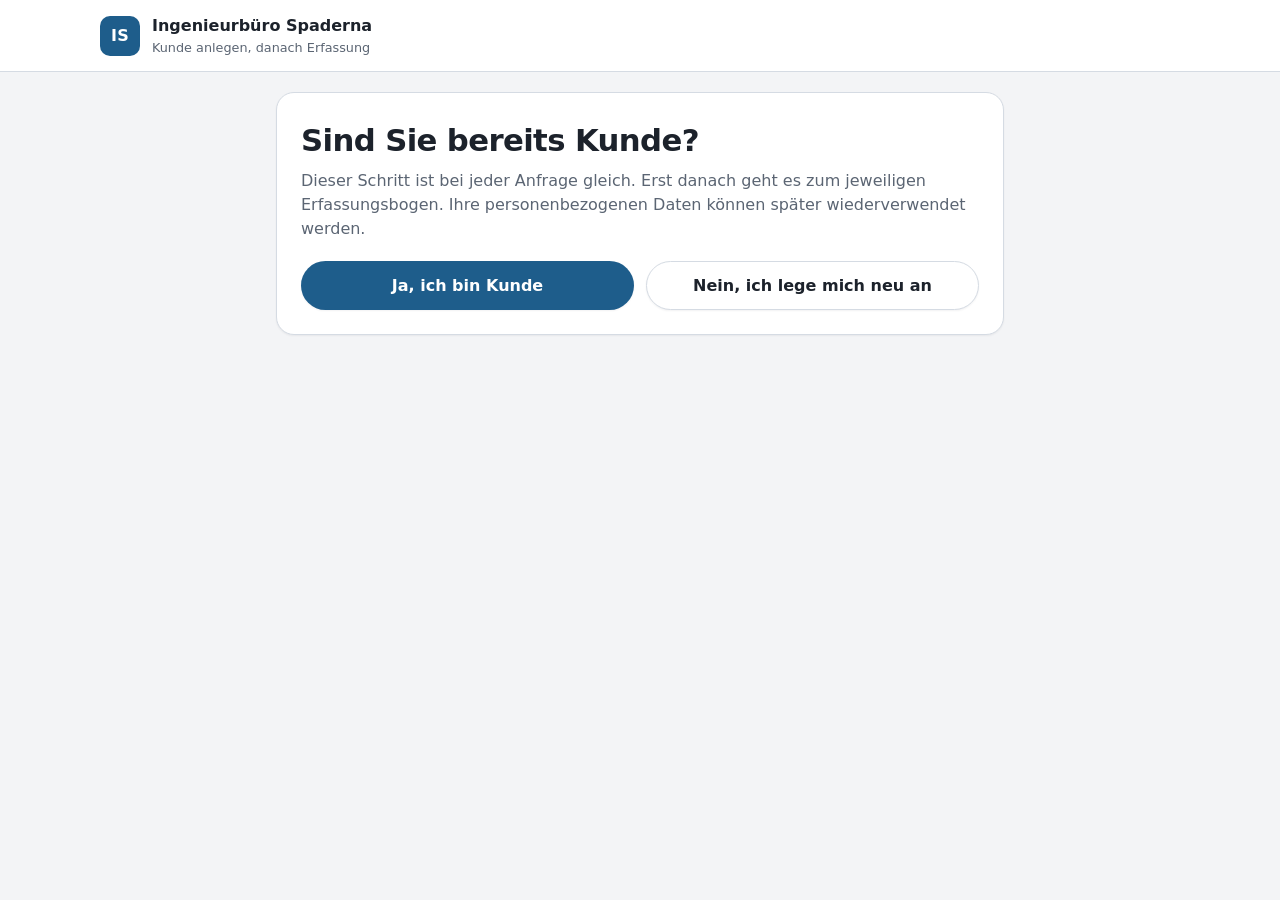
<file: docs/anfrage.html>
<!DOCTYPE html>
<html lang="de">
  <head>
    <meta charset="UTF-8" />
    <meta name="viewport" content="width=device-width, initial-scale=1" />
    <title>Anfrage</title>
    <style>
      :root {
        --blue: #1E5D8B;
        --blue-dark: #1E5D8B;
        --blue-soft: #E8EEF3;
        --text: #2a3038;
        --soft: #5b6573;
        --heading: #1c222b;
        --line: #d5dbe3;
        --card: #fff;
        --bg: #f3f4f6;
        --error: #b42318;
        --ok: #1f7a4d;
        --font: 'Segoe UI', system-ui, sans-serif;
      }
      * { box-sizing: border-box; }
      body {
        margin: 0;
        font-family: var(--font);
        color: var(--text);
        background: var(--bg);
      }
      main {
        max-width: 800px;
        margin: 0 auto;
        padding: 1.5rem 1rem 3rem;
      }
      h1 {
        margin: 0 0 0.35rem;
        color: var(--heading);
        font-size: 1.55rem;
      }
      .lead { color: var(--soft); margin: 0 0 1.2rem; }
      form, .done {
        background: var(--card);
        border: 1px solid var(--line);
        border-radius: 16px;
        padding: 1.2rem;
        box-shadow: 0 8px 24px rgba(28, 34, 43, 0.08);
      }
      label {
        display: block;
        font-weight: 650;
        margin: 0.85rem 0 0.3rem;
      }
      input, textarea, select {
        width: 100%;
        font: inherit;
        padding: 0.65rem 0.75rem;
        border: 1px solid var(--line);
        border-radius: 8px;
        background: #fff;
      }
      textarea { min-height: 90px; resize: vertical; }
      .row {
        display: grid;
        grid-template-columns: 1fr 1fr;
        gap: 0.75rem;
      }
      @media (max-width: 640px) { .row { grid-template-columns: 1fr; } }
      .hint { color: var(--soft); font-size: 0.88rem; font-weight: 400; }
      button {
        margin-top: 1.2rem;
        width: 100%;
        min-height: 48px;
        border: 0;
        border-radius: 8px;
        background: var(--blue);
        color: #fff;
        font: inherit;
        font-weight: 700;
        cursor: pointer;
      }
      button:hover { background: var(--blue-dark); }
      button:disabled { opacity: 0.65; cursor: wait; }
      .msg { margin-top: 0.8rem; }
      .msg.err { color: var(--error); }
      .msg.ok { color: var(--ok); }
      .done { display: none; }
      .done.is-on { display: block; }
      form.is-off { display: none; }
      fieldset {
        border: 1px solid var(--line);
        border-radius: 12px;
        margin: 1rem 0;
        padding: 0.75rem 1rem 1rem;
      }
      legend { font-weight: 700; color: var(--heading); padding: 0 0.35rem; }
      .check {
        display: flex;
        align-items: flex-start;
        gap: 0.5rem;
        font-weight: 500;
        margin: 0.45rem 0;
      }
      .check input { width: auto; margin-top: 0.2rem; }
      .yesno { display: flex; gap: 1rem; }
      .steps { font-weight: 700; color: var(--blue); margin: 0 0 0.8rem; }
      .doc-preview {
        max-height: 420px;
        overflow: auto;
        border: 1px solid var(--line);
        border-radius: 12px;
        padding: 1rem;
        background: #fafbfc;
        margin: 0.75rem 0;
      }
      .legal-doc h2 { margin-top: 0; font-size: 1.15rem; }
      .legal-doc h3 { font-size: 1rem; }
      .sign-wrap canvas {
        display: block;
        width: 100%;
        max-width: 640px;
        height: 180px;
        border: 1px dashed var(--line);
        border-radius: 8px;
        background: #fff;
        touch-action: none;
      }
      .we-card {
        border: 1px solid var(--line);
        border-radius: 10px;
        padding: 0.75rem 0.85rem;
        margin: 0.65rem 0;
        background: #fafbfc;
      }
      .we-card p { margin: 0.35rem 0 0.45rem; }
      button.ghost {
        background: #fff;
        color: var(--blue);
        border: 1px solid var(--blue);
        margin-top: 0.5rem;
        width: auto;
        padding: 0.4rem 0.8rem;
        min-height: 40px;
      }
    </style>
  </head>
  <body>
    <main>
      <h1 id="titel">Anfrage</h1>
      <p class="lead" id="lead"></p>
      <form id="form">
        <div class="row">
          <div>
            <label for="name">Name</label>
            <input id="name" name="name" required autocomplete="name" />
          </div>
          <div>
            <label for="email">E-Mail</label>
            <input id="email" name="email" type="email" required autocomplete="email" />
          </div>
        </div>
        <div class="row">
          <div>
            <label for="phone">Telefon</label>
            <input id="phone" name="phone" autocomplete="tel" />
          </div>
          <div>
            <label for="ort">Ort / PLZ</label>
            <input id="ort" name="ort" />
          </div>
        </div>
        <label for="adresse">Objektadresse</label>
        <input id="adresse" name="adresse" />
        <div id="bogen"></div>
        <label for="nachricht">Nachricht</label>
        <textarea id="nachricht" name="nachricht" placeholder="Kurz das Vorhaben beschreiben"></textarea>
        <div id="uploads"></div>
        <p class="hint">Nur PDF, max. 4 MB je Datei. Die Unterlagen gehen direkt per E-Mail an uns.</p>
        <button type="submit" id="send">Anfrage senden</button>
        <p class="msg" id="msg"></p>
      </form>
      <div class="done" id="done">
        <p>Vielen Dank. Ihre Anfrage und die hochgeladenen Unterlagen wurden an uns gesendet. Wir melden uns.</p>
      </div>
    </main>
    <script type="module">
      import { serviceById, API_BASE } from './assets/js/services.js';
      import { loadSession, clearSession, gateUrl } from './assets/js/session.js?v=20260905d';
      import { startIsfpAnfrage } from './assets/js/isfp-anfrage.js?v=20260905g';

      const session = loadSession();
      if (!session || !session.token) {
        location.replace(gateUrl('anfrage.html' + location.search));
      } else {

      const id = new URLSearchParams(location.search).get('id');
      const service = serviceById(id);
      const form = document.getElementById('form');
      const msg = document.getElementById('msg');

      function val(idName) {
        const el = document.getElementById(idName);
        return el ? String(el.value || '').trim() : '';
      }

      function fileToBase64(file) {
        return new Promise((resolve, reject) => {
          const reader = new FileReader();
          reader.onload = () => {
            const text = String(reader.result || '');
            const comma = text.indexOf(',');
            resolve(comma >= 0 ? text.slice(comma + 1) : text);
          };
          reader.onerror = () => reject(new Error('Datei konnte nicht gelesen werden.'));
          reader.readAsDataURL(file);
        });
      }

      async function postJson(path, payload) {
        const res = await fetch(API_BASE + '/' + path, {
          method: 'POST',
          headers: { 'Content-Type': 'application/json' },
          body: JSON.stringify(payload),
        });
        const text = await res.text();
        let data = {};
        try { data = text ? JSON.parse(text) : {}; } catch { data = { error: text }; }
        if (!res.ok) {
          if (res.status === 401) {
            clearSession();
            throw new Error('Bitte zuerst als Kunde anmelden.');
          }
          throw new Error(data.error || 'Serverfehler ' + res.status);
        }
        return data;
      }

      if (!service || service.cta !== 'form') {
        document.getElementById('titel').textContent = 'Leistung nicht gefunden';
        form.innerHTML =
          '<p>Bitte gehen Sie zurück zur Übersicht und wählen Sie eine Leistung.</p>';
      } else if (service.id === 'isfp') {
        document.title = 'Anfrage: ' + service.titel;
        startIsfpAnfrage({
          session,
          service,
          form,
          doneEl: document.getElementById('done'),
          postJson,
          fileToBase64,
        });
      } else {
        document.title = 'Anfrage: ' + service.titel;
        document.getElementById('titel').textContent = service.titel;
        document.getElementById('lead').textContent =
          (service.bedarfTitel || 'Bitte Angaben und Unterlagen senden.') +
          (service.preis ? '  ·  ' + service.preis : '');
        if (session) {
          const nameEl = document.getElementById('name');
          const emailEl = document.getElementById('email');
          const phoneEl = document.getElementById('phone');
          const ortEl = document.getElementById('ort');
          const adresseEl = document.getElementById('adresse');
          if (nameEl && session.name) nameEl.value = session.name;
          if (emailEl && session.email) emailEl.value = session.email;
          if (phoneEl && session.phone) phoneEl.value = session.phone;
          if (ortEl && (session.plz || session.ort)) {
            ortEl.value = [session.plz, session.ort].filter(Boolean).join(' ');
          }
          if (adresseEl && (session.strasse || session.hausnummer)) {
            adresseEl.value = [session.strasse, session.hausnummer].filter(Boolean).join(' ');
          }
        }

        const bogen = document.getElementById('bogen');
        if (service.bogen) {
          bogen.innerHTML =
            '<div class="row"><div><label for="gebaeudetyp">Gebäudetyp</label>' +
            '<select id="gebaeudetyp"><option value="">Bitte wählen</option>' +
            '<option>Einfamilienhaus</option><option>Zweifamilienhaus</option>' +
            '<option>Mehrfamilienhaus</option><option>Nichtwohngebäude</option>' +
            '<option>Denkmal</option></select></div>' +
            '<div><label for="baujahr">Baujahr</label><input id="baujahr" inputmode="numeric"></div></div>' +
            '<div class="row"><div><label for="wohnflaeche">Wohn- / Nutzfläche in m²</label>' +
            '<input id="wohnflaeche" inputmode="decimal"></div>' +
            '<div><label for="heizung">Heizung / Energieträger</label><input id="heizung"></div></div>';
        }

        document.getElementById('uploads').innerHTML = (service.uploads || [])
          .map((item) => {
            return (
              '<label for="file-' +
              item.key +
              '">' +
              item.label +
              ' <span class="hint">(Datei)</span></label>' +
              '<input id="file-' +
              item.key +
              '" type="file" accept="application/pdf,.pdf" data-key="' +
              item.key +
              '" data-label="' +
              item.label +
              '" />'
            );
          })
          .join('');
      }

      if (service && service.cta === 'form' && service.id !== 'isfp') {
      form.addEventListener('submit', async (event) => {
        event.preventDefault();
        if (!service) return;
        msg.className = 'msg';
        msg.textContent = 'Wird gesendet …';
        const button = document.getElementById('send');
        button.disabled = true;
        try {
          const files = [];
          const inputs = [...document.querySelectorAll('input[type=file]')];
          for (const input of inputs) {
            const file = input.files && input.files[0];
            if (!file) continue;
            if (!/\.pdf$/i.test(file.name)) {
              throw new Error(file.name + ': bitte nur PDF hochladen.');
            }
            if (file.size > 4 * 1024 * 1024) {
              throw new Error(file.name + ' ist größer als 4 MB.');
            }
            const uploaded = await postJson('inquiryFile', {
              sessionToken: session.token,
              name: file.name,
              mimeType: file.type || 'application/octet-stream',
              category: input.dataset.key,
              contentBase64: await fileToBase64(file),
            });
            files.push({
              name: file.name,
              label: input.dataset.label,
              url: uploaded.downloadUrl || uploaded.fileUrl,
            });
          }

          await postJson('serviceInquiry', {
            sessionToken: session.token,
            serviceId: service.id,
            titel: service.titel,
            preis: service.preis || '',
            contact: {
              name: val('name'),
              email: val('email'),
              phone: val('phone'),
              ort: val('ort'),
              adresse: val('adresse'),
            },
            answers: {
              gebaeudetyp: val('gebaeudetyp'),
              baujahr: val('baujahr'),
              wohnflaeche: val('wohnflaeche'),
              heizung: val('heizung'),
              nachricht: val('nachricht'),
            },
            files,
          });

          form.classList.add('is-off');
          document.getElementById('done').classList.add('is-on');
          msg.textContent = '';
        } catch (error) {
          msg.className = 'msg err';
          msg.textContent =
            error.message ||
            'Senden fehlgeschlagen. Bitte Wix-Site veröffentlichen und später erneut versuchen.';
        } finally {
          button.disabled = false;
        }
      });
      }
      }
    </script>
  </body>
</html>
</file>
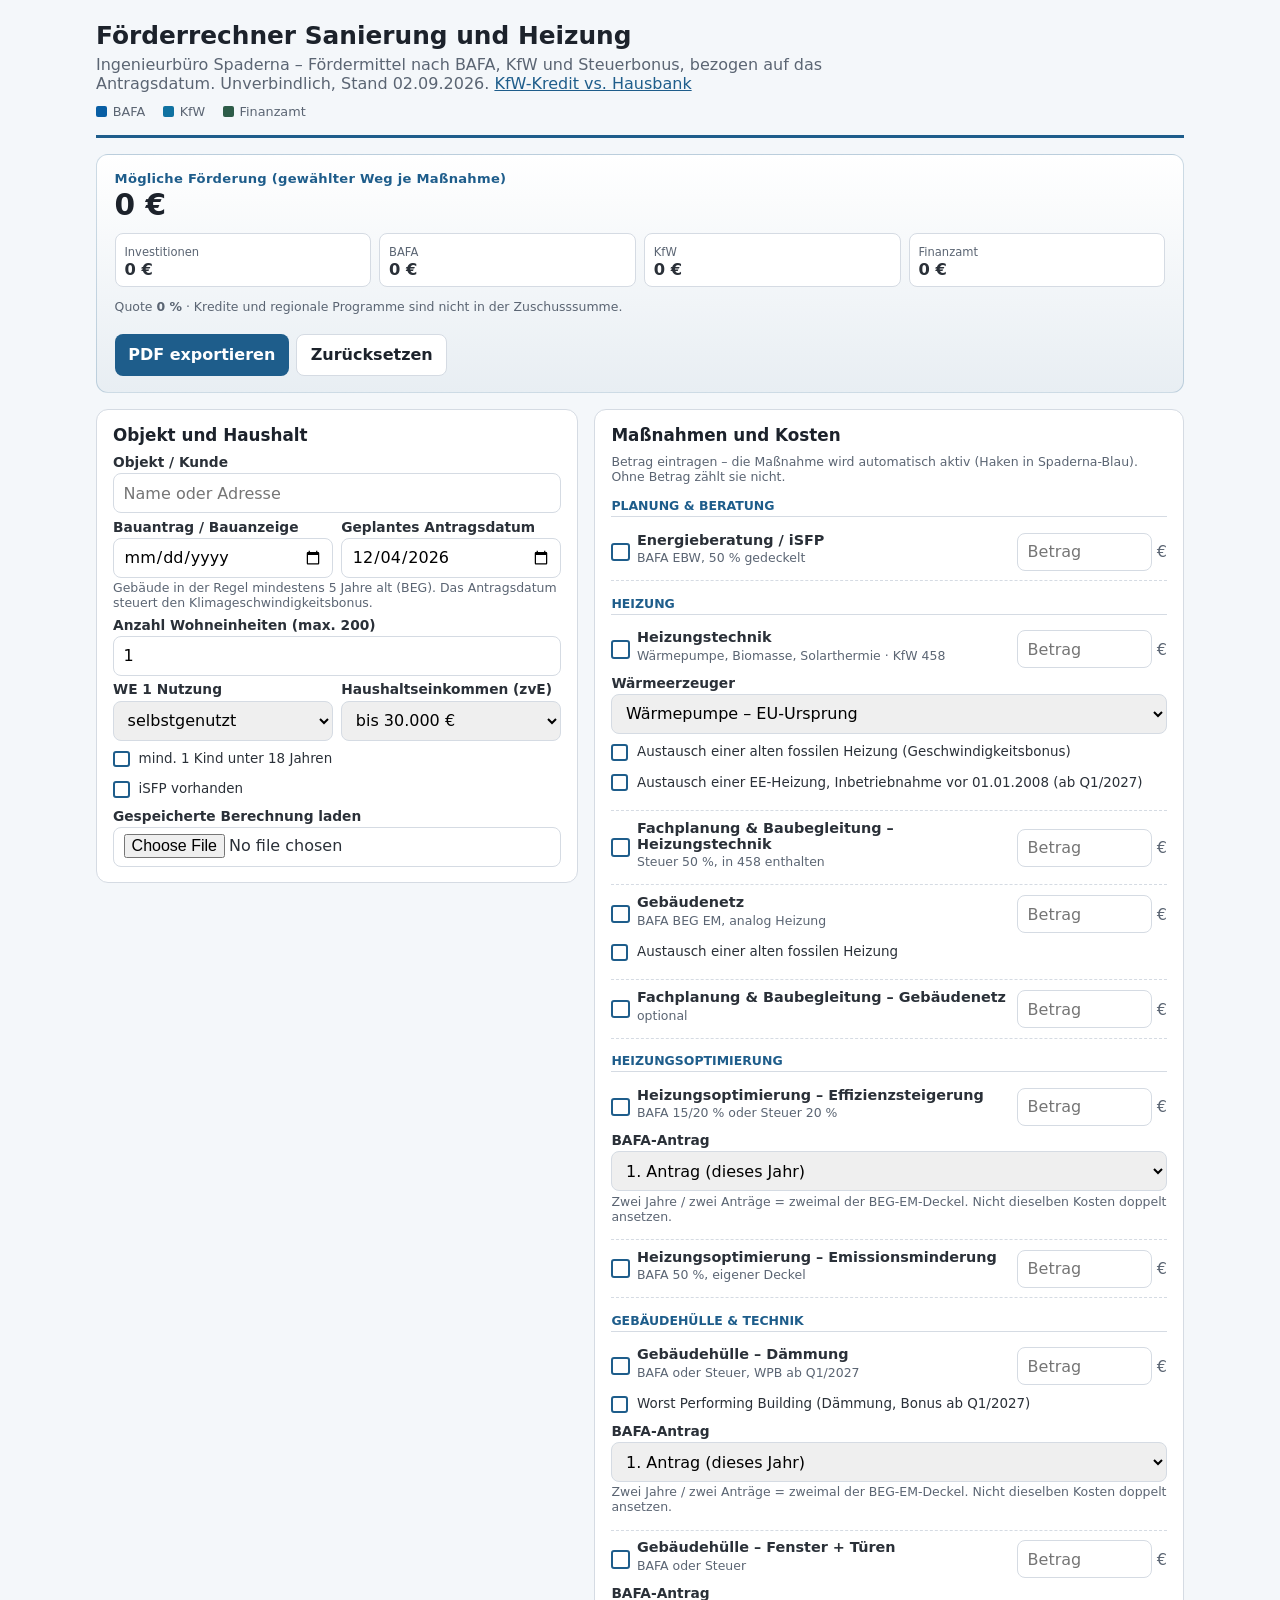
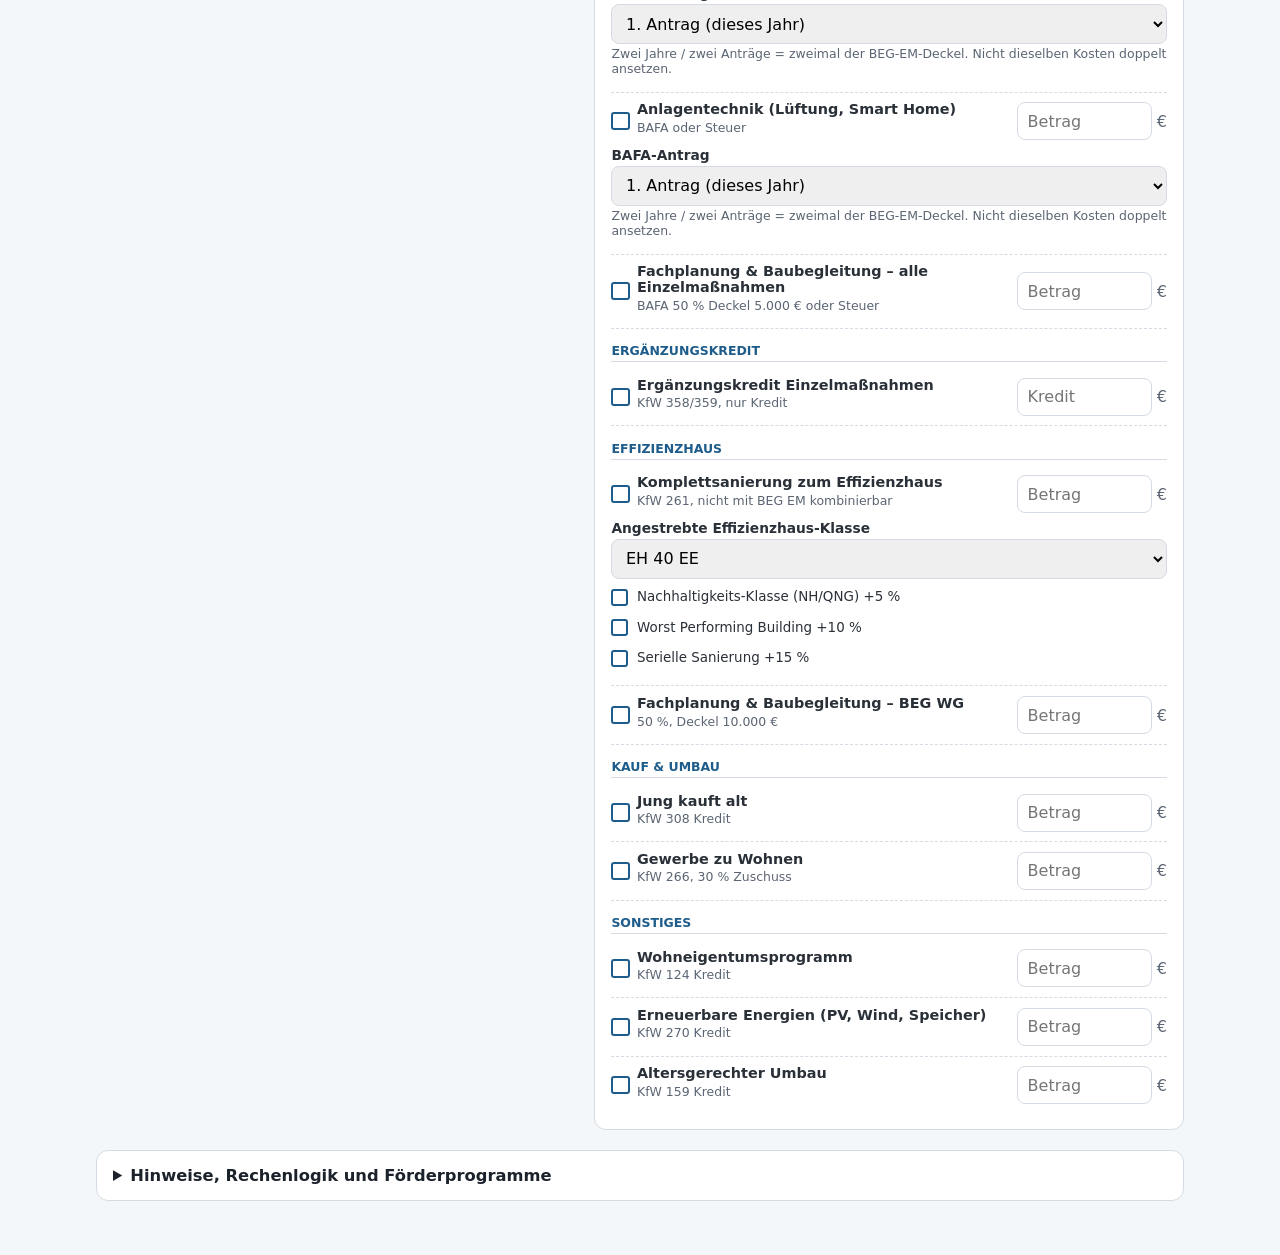
<file: docs/foerderrechner.html>
<!DOCTYPE html>
<html lang="de">
  <head>
    <meta charset="UTF-8" />
    <meta name="viewport" content="width=device-width, initial-scale=1" />
    <title>Förderrechner | Ingenieurbüro Spaderna</title>
    <style>
      :root {
        --blue: #1E5D8B;
        --blue-dark: #1E5D8B;
        --blue-soft: #E8EEF3;
        --bafa: #085ea4;
        --kfw: #1072a1;
        --kfw-dark: #005a8c;
        --fa: #2d5c48;
        --text: #2a3038;
        --soft: #5b6573;
        --heading: #1c222b;
        --line: #d5dbe3;
        --card: #fff;
        --bg: #f4f7fa;
        --font: 'Segoe UI', system-ui, sans-serif;
      }
      * { box-sizing: border-box; }
      html, body { margin: 0; font-family: var(--font); color: var(--text); background: var(--bg); }
      .page { max-width: 1120px; margin: 0 auto; padding: 1.1rem 1rem 2.5rem; }
      header.app { padding: 0.2rem 0 1rem; border-bottom: 3px solid var(--blue); margin-bottom: 1rem; }
      header.app h1 { margin: 0; font-size: 1.55rem; font-weight: 700; color: var(--heading); }
      header.app p { margin: 0.3rem 0 0; color: var(--soft); max-width: 46rem; }
      .legend { display: flex; flex-wrap: wrap; gap: 0.7rem 1.1rem; margin-top: 0.7rem; font-size: 0.8rem; color: var(--soft); }
      .legend i { display: inline-block; width: 0.7rem; height: 0.7rem; border-radius: 2px; margin-right: 0.35rem; vertical-align: -1px; }
      .legend .bafa { background: var(--bafa); }
      .legend .kfw { background: var(--kfw); }
      .legend .fa { background: var(--fa); }
      .result { background: linear-gradient(180deg, #fff, var(--blue-soft)); border: 1px solid rgba(30, 93, 139, 0.22); border-radius: 12px; padding: 1rem 1.1rem; margin-bottom: 1rem; }
      .result h2 { margin: 0 0 0.15rem; font-size: 0.82rem; font-weight: 700; color: var(--blue-dark); letter-spacing: .02em; }
      .result .big { font-size: 1.85rem; font-weight: 800; color: var(--heading); margin: 0.1rem 0 0.35rem; }
      .kpis { display: grid; grid-template-columns: repeat(4, 1fr); gap: 0.5rem; margin: 0.65rem 0 0.75rem; }
      .kpis div { background: #fff; border: 1px solid var(--line); border-radius: 8px; padding: 0.45rem 0.55rem; }
      .kpis strong { display: block; font-size: 1.02rem; }
      .kpis em { font-style: normal; color: var(--soft); font-size: 0.72rem; }
      .tiles { display: grid; grid-template-columns: 1fr 1fr 1fr; gap: 0.4rem; }
      @media (max-width: 800px) { .kpis, .tiles { grid-template-columns: 1fr 1fr; } }
      .tile { border-radius: 8px; padding: 0.5rem 0.55rem; color: #fff; min-height: 78px; }
      .tile.BAFA { background: var(--bafa); }
      .tile.KfW { background: var(--kfw); }
      .tile.Finanzamt { background: var(--fa); }
      .tile small { display: block; opacity: .9; font-size: 0.68rem; }
      .tile b { display: block; font-size: 1.08rem; margin: 0.12rem 0; }
      .btns { display: flex; gap: 0.45rem; flex-wrap: wrap; margin-top: 0.75rem; }
      .layout { display: grid; grid-template-columns: 0.9fr 1.1fr; gap: 1rem; align-items: start; }
      @media (max-width: 960px) { .layout { grid-template-columns: 1fr; } }
      .card { background: var(--card); border: 1px solid var(--line); border-radius: 12px; padding: 0.95rem 1rem; margin-bottom: 0.85rem; }
      h2 { margin: 0 0 0.55rem; font-size: 1.05rem; color: var(--heading); }
      .ghead { margin: 0.9rem 0 0.35rem; font-size: 0.78rem; font-weight: 700; color: var(--blue-dark); border-bottom: 1px solid var(--line); padding-bottom: 0.2rem; }
      label.lbl { display: block; font-size: 0.86rem; font-weight: 600; margin: 0.35rem 0 0.2rem; }
      input[type=text], input[type=number], input[type=date], select, input[type=file] {
        width: 100%; min-height: 40px; border: 1px solid var(--line); border-radius: 8px; padding: 0.4rem 0.6rem; font: inherit;
      }
      input[type=checkbox] {
        appearance: none;
        -webkit-appearance: none;
        width: 1.05rem;
        min-width: 1.05rem;
        height: 1.05rem;
        min-height: 1.05rem;
        margin: 0;
        padding: 0;
        border: 2px solid var(--blue);
        border-radius: 3px;
        background: #fff;
        cursor: pointer;
        accent-color: var(--blue);
      }
      input[type=checkbox]:checked {
        background: var(--blue);
        background-image: url("data:image/svg+xml,%3Csvg xmlns='http://www.w3.org/2000/svg' viewBox='0 0 12 12'%3E%3Cpath fill='none' stroke='%23fff' stroke-width='2' d='M2 6.2 4.8 9 10 3'/%3E%3C/svg%3E");
        background-size: 0.85rem;
        background-position: center;
        background-repeat: no-repeat;
      }
      .row2 { display: grid; grid-template-columns: 1fr 1fr; gap: 0.5rem; }
      .hint { color: var(--soft); font-size: 0.78rem; margin: 0.15rem 0 0.4rem; }
      .measure { padding: 0.55rem 0; border-bottom: 1px dashed var(--line); }
      .measure:last-child { border-bottom: 0; }
      .mrow { display: grid; grid-template-columns: 1fr 150px; gap: 0.6rem; align-items: center; }
      .mname { display: flex; gap: 0.45rem; align-items: center; font-size: 0.9rem; }
      .mname input { width: 1.15rem; height: 1.15rem; margin: 0; flex: 0 0 auto; accent-color: var(--blue); }
      .measure.on { background: var(--blue-soft); margin: 0 -0.45rem; padding-left: 0.45rem; padding-right: 0.45rem; border-radius: 8px; }
      .euro { display: flex; align-items: center; gap: 0.3rem; }
      .euro input { min-height: 38px; }
      .euro span { color: var(--soft); }
      .checks { display: flex; flex-direction: column; gap: 0.4rem; margin: 0.4rem 0; }
      .checks label {
        display: flex;
        flex-direction: row;
        align-items: center;
        gap: 0.55rem;
        min-height: 1.5rem;
        font-size: 0.84rem;
        line-height: 1.2;
        margin: 0;
        cursor: pointer;
      }
      .checks input { flex: 0 0 1rem; }
      .warn { background: #fdecec; border: 1px solid #e7b0b0; color: #8a1f1f; border-radius: 10px; padding: 0.65rem 0.75rem; margin: 0.7rem 0; font-size: 0.86rem; }
      .detail { background: #fff; color: var(--text); border-radius: 10px; padding: 0.75rem 0.8rem; margin-top: 0.55rem; border: 1px solid var(--line); border-left: 5px solid var(--kfw); }
      .detail.BAFA { border-left-color: var(--bafa); }
      .detail.KfW { border-left-color: var(--kfw); }
      .detail.Finanzamt { border-left-color: var(--fa); }
      .detail .top { display: flex; justify-content: space-between; gap: 0.5rem; }
      .pill { display: inline-block; font-size: 0.68rem; font-weight: 800; padding: 0.15rem 0.45rem; border-radius: 999px; color: #fff; background: var(--kfw); }
      .detail.BAFA .pill { background: var(--bafa); }
      .detail.Finanzamt .pill { background: var(--fa); }
      .lines { font-size: 0.84rem; }
      .lines div { display: flex; justify-content: space-between; gap: 0.5rem; padding: 0.2rem 0; border-bottom: 1px solid var(--line); }
      .red { color: #b42318; font-weight: 800; }
      button, .filebtn { min-height: 42px; border: 0; border-radius: 8px; padding: 0 0.85rem; font: inherit; font-weight: 700; cursor: pointer; background: var(--blue); color: #fff; }
      button.ghost { background: #fff; color: var(--heading); border: 1px solid var(--line); }
      .path-row { margin-top: 0.45rem; font-size: 0.8rem; color: var(--soft); }
      .path-row button { min-height: 32px; padding: 0 0.55rem; font-size: 0.78rem; margin: 0.15rem 0.2rem 0 0; }
      .path-row button.on { box-shadow: 0 0 0 2px #fff, 0 0 0 4px var(--blue); }
      .note { white-space: pre-wrap; }
      .explain { margin-top: 0.4rem; }
      .explain summary { cursor: pointer; font-weight: 700; font-size: 1.02rem; color: var(--heading); }
      .explain h2 { font-size: 1.05rem; margin: 1rem 0 0.45rem; }
      .explain h3 { font-size: 0.92rem; margin: 0.85rem 0 0.3rem; color: var(--heading); }
      .explain p, .explain li { font-size: 0.86rem; line-height: 1.45; color: var(--text); }
      .print-best-head { display: none; }
      #print-root { display: none !important; }
      @media print {
        @page { size: A4; }
        a[href]::after { content: none !important; }
        .screen-ui { display: none !important; }
        #print-root { display: block !important; }
        #explain { display: none !important; }
        .detail { break-inside: avoid; }
        .print-cover, .print-best { page-break-after: always; }
        .print-best-head { display: block; }
        .print-best h1 { font-size: 1.35rem; margin-bottom: 0.2rem; }
        .print-best .sum { font-size: 1.8rem; margin: 0.35rem 0; }
        .path-row { display: none !important; }
        .tiles { grid-template-columns: 1fr 1fr; }
      }
    </style>
    <link rel="stylesheet" href="assets/css/print-briefpapier.css?v=20260904p" />
  </head>
  <body>
    <div class="page">
      <header class="app screen-ui">
        <h1>Förderrechner Sanierung und Heizung</h1>
        <p>Ingenieurbüro Spaderna – Fördermittel nach BAFA, KfW und Steuerbonus, bezogen auf das Antragsdatum. Unverbindlich, Stand 02.09.2026. <a href="kfw-vergleich.html" style="color:var(--blue)">KfW-Kredit vs. Hausbank</a></p>
        <div class="legend">
          <span><i class="bafa"></i>BAFA</span>
          <span><i class="kfw"></i>KfW</span>
          <span><i class="fa"></i>Finanzamt</span>
        </div>
      </header>
      <section class="result screen-ui">
        <h2>Mögliche Förderung (gewählter Weg je Maßnahme)</h2>
        <div class="big" id="kpi-g">0 €</div>
        <div class="kpis">
          <div><em>Investitionen</em><strong id="kpi-i">0 €</strong></div>
          <div><em>BAFA</em><strong id="kpi-bafa">0 €</strong></div>
          <div><em>KfW</em><strong id="kpi-kfw">0 €</strong></div>
          <div><em>Finanzamt</em><strong id="kpi-fa">0 €</strong></div>
        </div>
        <p class="hint" style="margin:0 0 0.5rem">Quote <strong id="kpi-q">0 %</strong> · Kredite und regionale Programme sind nicht in der Zuschusssumme.</p>
        <div class="tiles" id="tiles"></div>
        <div class="btns">
          <button type="button" id="btn-pdf">PDF exportieren</button>
          <button class="ghost" type="button" id="btn-reset">Zurücksetzen</button>
        </div>
      </section>
      <div class="layout screen-ui">
        <section class="card">
          <h2>Objekt und Haushalt</h2>
          <label class="lbl">Objekt / Kunde</label>
          <input id="kunde" type="text" placeholder="Name oder Adresse" />
          <div class="row2">
            <div>
              <label class="lbl">Bauantrag / Bauanzeige</label>
              <input id="built" type="date" />
            </div>
            <div>
              <label class="lbl">Geplantes Antragsdatum</label>
              <input id="date" type="date" />
            </div>
          </div>
          <p class="hint">Gebäude in der Regel mindestens 5 Jahre alt (BEG). Das Antragsdatum steuert den Klimageschwindigkeitsbonus.</p>
          <label class="lbl">Anzahl Wohneinheiten (max. 200)</label>
          <input id="we" type="number" min="1" max="200" value="1" />
          <div class="row2">
            <div>
              <label class="lbl">WE 1 Nutzung</label>
              <select id="use">
                <option value="self">selbstgenutzt</option>
                <option value="rent">vermietet</option>
              </select>
            </div>
            <div>
              <label class="lbl">Haushaltseinkommen (zvE)</label>
              <select id="income">
                <option value="30000">bis 30.000 €</option>
                <option value="40000">bis 40.000 €</option>
                <option value="50000">bis 50.000 €</option>
                <option value="90000">über 50.000 €</option>
              </select>
            </div>
          </div>
          <div class="checks">
            <label><input id="family" type="checkbox" /><span>mind. 1 Kind unter 18 Jahren</span></label>
            <label><input id="isfp" type="checkbox" /><span>iSFP vorhanden</span></label>
          </div>
          <label class="lbl">Gespeicherte Berechnung laden</label>
          <input id="jsonfile" type="file" accept="application/json,.json" />
        </section>
        <section class="card">
          <h2>Maßnahmen und Kosten</h2>
          <p class="hint">Betrag eintragen – die Maßnahme wird automatisch aktiv (Haken in Spaderna-Blau). Ohne Betrag zählt sie nicht.</p>
          <div id="measures"></div>
        </section>
      </div>
      <div class="screen-ui">
        <div id="warn"></div>
        <div id="details"></div>
        <div id="loans"></div>
      </div>
      <section class="card explain" id="explain">
        <details>
        <summary>Hinweise, Rechenlogik und Förderprogramme</summary>
        <p>Der Förderrechner nennt je Maßnahme den besten Weg zu max. Zuschuss bzw. Steuererleichterung. Wo es eine Alternative gibt (Zuschuss ↔ Steuerbonus), lässt sich der Weg direkt auf der Karte umschalten – die Summe rechnet mit. Zusätzlich müssen individuell bei Kreditprogrammen die tagesaktuellen Zinsersparnisse einkalkuliert werden.</p>
        <p>Betrachtet werden aktuell bei der Berechnung immer die Wohneinheiten eines Hauses mit den Gesamtkosten für das ganze Haus; für mehrere Häuser (wie z. B. beim Gebäudenetz) müssen mehrere Berechnungen parallel gestartet werden. Sollen nicht alle WE eines MFH bei der Berechnung berücksichtigt werden, muss bei der jeweiligen WE „wird saniert“ weggeklickt werden.</p>
        <p>BEG EM, BEG WG und Steuerbonus schließen sich für dieselbe Maßnahme aus. Wegen des Kombiverbots / der 3-Jahres-Sperre zwischen BEG WG und BEG EM (wenn beide Anträge ab 21.07.2026) sollte pro Berechnung vorab ein Weg gewählt werden – Einzelmaßnahmen oder Effizienzhaus-Sanierung. Lediglich der Steuerbonus kann aktuell jeweils dazu für nicht identische Maßnahmen kombiniert werden.</p>
        <p>Der Deckel der BEG-EM-Einzelmaßnahmen (Dämmung, Fenster/Türen, Anlagentechnik, Heizungsoptimierung) gilt je Antrag und ist nach WE gestaffelt: 1. WE 30.000 €, ab 2. je 15.000 €, ab 7. je 8.000 € (mit iSFP 60.000 / 30.000 / 15.000 €). Er gilt nur für die Maßnahmen, die auf BAFA stehen. Maßnahmen mit Steuerbonus zählen nicht gegen den Deckel. Stehen mehrere BAFA-Maßnahmen im selben Antrag und übersteigen den Deckel, wird in dieser Reihenfolge gefüllt: Dämmung, Heizungsoptimierung, Anlagentechnik, Fenster/Türen (WPB-Bonus nur auf Dämmkosten). Passt eine Maßnahme nicht mehr in den 1. Antrag, kann sie im 2. Antrag (anderes Jahr) mit einem eigenen Deckel gerechnet werden – umschalten über „BAFA-Antrag“ oder über „Zuschuss · BAFA“ (dann rutscht sie automatisch ins zweite Jahr). Zu beachten: Wenn der iSFP-Bonus bei der Berechnung berücksichtigt werden soll, muss „iSFP vorhanden“ unter Schritt 1 ausgewählt werden, selbst wenn „Energieberatung / iSFP“ als Maßnahme gewählt wird.</p>
        <p>Zusätzlich zu den genannten Förderungen sind immer regionale Programme von Ländern und Kommunen zu überprüfen.</p>

        <h2>Erläuterungen zu Förderprogrammen</h2>
        <h3>Planung &amp; Beratung</h3>
        <p><strong>Energieberatung / iSFP:</strong> Voraussetzung: Bauantrag/Bauanzeige liegt mindestens 10 Jahre zurück. BAFA „Energieberatung für Wohngebäude“ (EBW): 50 % der Beratungskosten, max. 650 € (EFH/ZFH) bzw. 850 € (MFH ab 3 WE). Die Beratung mündet in einen individuellen Sanierungsfahrplan (iSFP), der weitere Boni freischaltet.</p>
        <p><strong>Zuschlag WEG:</strong> Werden die Beratungsergebnisse in einer Eigentümerversammlung erläutert, gibt es einmalig max. 250 € pro WEG zusätzlich zum Höchstzuschuss.</p>
        <p><strong>iSFP-Bonus:</strong> Mit individuellem Sanierungsfahrplan (iSFP) steigt der gemeinsame Höchstbetrag der BEG-EM-Einzelmaßnahmen: 1. WE auf 60.000 €, ab der 2. auf je 30.000 €, ab der 7. auf je 15.000 €. Fördersatz: 15 % auf den Basis-Anteil, 20 % (15 % + 5 % iSFP-Bonus) auf den Betrag oberhalb des Basis-Deckels (nur BEG-Einzelmaßnahmen). Gilt je Antrag – förderfähige Ausgaben aus anderen Anträgen werden nicht angerechnet.</p>

        <h3>Heizung</h3>
        <p><strong>Heizungsförderung:</strong> KfW „Heizungsförderung für Wohngebäude“ (458): 30 % Grundförderung auf den Austausch einer alten fossilen Heizung gegen erneuerbare Wärme, plus Boni – gesamt max. 70 % (bzw. 80 %). Förderfähige Kosten nach WE gestaffelt (siehe „Max. Investitionssumme“).</p>
        <p>Ab Q1/2027: Für Wärmepumpen 15 % Grundförderung + 15 % Wertschöpfungs-Bonus (bei EU-Fertigung); andere erneuerbare Erzeuger weiterhin 30 %.</p>
        <p>Ab Q1/2027: Beim Ersatz einer bestehenden EE-Heizung entfällt die Förderung, wenn die alte Anlage ab dem 01.01.2008 in Betrieb ging (oder bereits ein Wärme-/Gebäudenetz-Anschluss besteht); bei Inbetriebnahme vor dem 01.01.2008 sind nur 25 % der Kosten förderfähig. Ausnahme: Ersatz fossiler Erzeuger in bivalenten Systemen bleibt förderfähig.</p>
        <p><strong>Geschwindigkeitsbonus:</strong> 16 % beim Austausch von Gas-Zentral (&gt;20 J.), Biomasse (&gt;20 J.), Gasetagen-, Öl-, Kohle- oder Nachtspeicher-Heizung (nur selbstgenutzte WE). Ab 01.02.2027 Reduzierung um je 4 Prozentpunkte alle 6 Monate. Der Fördergeber erkennt je Eigentümer max. 1 selbstgenutzte WE an (z. B. bei EFH mit Einliegerwohnung).</p>
        <p><strong>Einkommensbonus:</strong> 40 % bei zu versteuerndem Haushaltseinkommen bis 30 T€, 30 % bis 40 T€, 10 % bis 50 T€ (nur selbstgenutzte WE). Familienzuschlag: mit mind. 1 minderjährigen Kind erhöht sich die Bemessungsgrenze um 10 T€.</p>
        <p><strong>Max. Zuschuss (Heizung):</strong> Max. 80 % bei Einkommen bis 30 T€ (Familie bis 40 T€), sonst max. 70 %.</p>
        <p><strong>Max. Investitionssumme (Heizung):</strong> 28 T€ für die 1. WE, je 15 T€ ab der 2., je 8 T€ ab der 7. WE; ab 01.02.2027 Reduzierung um je 750 € alle 6 Monate.</p>
        <p><strong>Gebäudenetz:</strong> BAFA BEG EM: 30 % Grundförderung (plus dieselben Boni wie bei der Heizung) für Errichtung, Umbau oder Anschluss an ein Gebäudenetz. Die zugehörige Fachplanung/Baubegleitung wird hier über BAFA mit 50 % gefördert (Pflicht).</p>

        <h3>Heizungsoptimierung</h3>
        <p><strong>Heizungsoptimierung:</strong> BAFA BEG EM: 15 % (+ evtl. iSFP-Bonus) auf die Optimierung der bestehenden Heizung; die Emissionsminderung (bei Biomasseanlagen) wird mit 50 % gefördert. Bei BEG EM (max. 5 WE): Heizung &gt; 2 J. und fossile Heizung &lt; 20 J.; beim Steuerbonus Heizung &gt; 2 J. Kombinierbar mit KfW 458 bzw. BEG EM Gebäudenetz – aber erst Optimierung abschließen, dann Antrag für neue Heiztechnik.</p>

        <h3>Gebäudehülle &amp; Technik</h3>
        <p><strong>BEG-Einzelmaßnahmen:</strong> Mindestinvestitionsvolumen: 300 € förderfähige Kosten je Einzelmaßnahme. BAFA BEG EM: 15 % Grundförderung auf Dämmung, Fenster/Türen, Anlagentechnik und Heizungsoptimierung. Mit iSFP 20 % auf den Betrag oberhalb des Basis-Deckels. Gemeinsamer Höchstbetrag, nach WE gestaffelt: 30.000 / 15.000 / 8.000 € (mit iSFP 60.000 / 30.000 / 15.000 €).</p>
        <p>Ab Q1/2027: zusätzlich +5 % WPB-Bonus, nur auf die Dämmung (Dach/Fassade/Keller; nicht Fenster/Türen), mit iSFP.</p>

        <h3>Effizienzhaus</h3>
        <p><strong>Komplettsanierung zum Effizienzhaus:</strong> KfW BEG WG (261): zinsgünstiger Kredit bis 150.000 € pro WE mit Tilgungszuschuss von 0–40 % (je nach Effizienzhaus-Stufe und Boni). Voraussetzung ist das Erreichen einer Effizienzhaus-Stufe inkl. EE-Klasse; eine Kombination mit der BEG EM (Heizung 458 sowie BAFA-Einzelmaßnahmen) ist ausgeschlossen – 3 Jahre Sperrfrist in beide Richtungen, s. „Kombinationsverbot BEG WG ↔ BEG EM“. Pflicht für Lüftungsanlage mit WRG bei EH 40 EE.</p>
        <p><strong>BEG WG Tilgungszuschuss/Boni:</strong> Basis: 5 % (EH Denkmal EE), 0 % (EH 85/70 EE), 5 % (EH 55 EE), 10 % (EH 40 EE). WPB-Bonus 10 % (EH 70/55/40 EE). SerSan-Bonus 15 % (EH 55/40); 5 % (EH 70 EE, vorauss. ab 09/2026). Nicht mit der BEG EM kombinierbar (s. u.). Auch §35c für dieselben Kosten ist ausgeschlossen.</p>
        <p><strong>Kombinationsverbot BEG WG ↔ BEG EM:</strong> BEG EM und BEG WG/NWG schließen sich gegenseitig aus – für 3 Jahre, gerechnet ab Einreichung des Verwendungsnachweises, in beide Richtungen. Das Verbot greift nur, wenn beide Anträge ab 21.07.2026 gestellt wurden; frühere Anträge bleiben unberührt und dürfen mit einer neuen Zusage kombiniert werden, soweit die alten Förderbedingungen das zuließen. Ausweg: Verzicht auf eine Zusage – möglich nur, solange kein Verwendungsnachweis eingereicht ist; nach Bestätigung durch KfW bzw. BAFA entfällt die Wartezeit.</p>

        <h3>Fachplanung &amp; Baubegleitung</h3>
        <p><strong>Fachplanung/Baubegleitung:</strong> 50 % on top zur jeweiligen Maßnahme. BEG EM: max. 5 T€ (EFH/ZFH) bzw. 2 T€/WE, max. 20 T€ (MFH). BEG WG 261: max. 10 T€ (EFH/ZFH) bzw. 4 T€/WE, max. 40 T€ (MFH). Bei KfW 458 (Heizung) in der Maßnahme enthalten. Alternativ 50 % über den Steuerbonus: max. 40 T€ Steuererleichterung gesamt (nur Selbstnutzer mit ausreichender Steuerlast).</p>

        <h3>Kauf &amp; Umbau</h3>
        <p><strong>Jung kauft Alt:</strong> KfW 308: zinsgünstiger Kredit für Familien beim Kauf sanierungsbedürftiger Altbauten (Energieklasse F/G/H), mind. 1 Kind &lt; 18 J. im Haushalt. Kredithöhe nach Kinderzahl: 140.000 € (1 Kind), 160.000 € (2 Kinder), 180.000 € (ab 3 Kindern). Einkommensgrenze (zu versteuerndes Haushaltseinkommen): 90.000 € (1 Kind), 100.000 € (2), 110.000 € (ab 3, + 10.000 € je weiterem Kind). Sanierung binnen 4,5 J. auf EH 85 EE / Denkmal EE – oder neu über ein Paket kombinierter Einzelmaßnahmen ohne EH-Standard: Heizungstausch (≥ 65 % EE), Fenstertausch, Dämmung von Fassade und Dach bzw. oberster Geschossdecke.</p>
        <p><strong>Gewerbe zu Wohnen:</strong> KfW 266: 30 % Zuschuss, förderfähig max. 100.000 € pro WE; die maximale Zuschusshöhe beträgt 300.000 € für mehrere Wohneinheiten, sofern in den letzten 3 Jahren keine De-minimis-Beihilfen bezogen wurden. Umbau eines nicht zu Wohnzwecken genutzten, beheizten Gebäude(teils) zu Wohnraum; neu ab 01.07.2026, befristet bis 31.12.2026. Sanierung auf min. EH 85 EE oder Denkmal EE in max. 4,5 J.; ohne EE-Klasse, wenn Heizung max. 5 J. alt oder EE-Anteil bereits 65 %.</p>
        <p><strong>Wohneigentumsprogramm:</strong> KfW Wohneigentumsprogramm (124): zinsgünstiger Kredit bis 100.000 € für den Kauf oder Bau selbstgenutzten Wohneigentums.</p>

        <h3>Erneuerbare Energien</h3>
        <p><strong>Erneuerbare Energien:</strong> KfW 270 „Erneuerbare Energien – Standard“: zinsgünstiger Kredit (kein Zuschuss) für Anlagen zur Stromerzeugung aus erneuerbaren Energien – Photovoltaik, Wind- und Wasserkraft – sowie für Batteriespeicher. Finanzierung bis 100 % der förderfähigen Kosten.</p>

        <h3>Barrierereduzierung &amp; Einbruchschutz</h3>
        <p><strong>Altersgerechter Umbau:</strong> KfW „Altersgerecht Umbauen“: Der Investitionszuschuss 455-B ist seit dem 31.07.2026 gestoppt – aktuell nur noch als zinsgünstiger Kredit (KfW 159, bis 50.000 € je Wohneinheit) für Barrierereduzierung und Einbruchschutz förderfähig.</p>

        <h3>Steuerbonus</h3>
        <p><strong>Steuerbonus (§ 35c):</strong> Max. 40 T€ Steuervorteil (20 % von 200 T€ Ausgaben) je selbstnutzendem Eigentümer, verteilt auf 3 Jahre (7 % / 7 % / 6 %). In einem Mehrfamilienhaus kann ihn jeder selbstnutzende Eigentümer separat in Anspruch nehmen; nutzt ein Eigentümer mehrere Wohneinheiten selbst, zählt der Höchstbetrag nur einmal. Der Rechner rechnet vereinfacht mit einem Höchstbetrag. Kombinierbar mit BAFA/KfW, aber nicht für dieselbe Maßnahme (nur Selbstnutzer).</p>
        <p>Alternativ § 35a EStG (Handwerkerleistung): max. 1,2 T€/Jahr (20 % auf 6 T€).</p>

        <h3>Disclaimer</h3>
        <p>Es handelt sich um eine unverbindliche Berechnung der eventuell möglichen Fördermittel. Sie ersetzt keine Förder-, Rechts- oder Steuerberatung. Datenbasis für die Berechnung sind die jeweils gültigen Förderrichtlinien von BAFA, KfW und BMF sowie die zugrundegelegte, individuelle Gebäude- und Haushalts-Situation mit Bezug zum Antragsdatum.</p>
        <p>Trotz sorgfältiger Erstellung wird keine Gewähr für Richtigkeit, Vollständigkeit und Aktualität übernommen. Förderprogramme, Konditionen und Höchstbeträge können sich jederzeit – auch kurzfristig – ändern oder auslaufen. Die Berechnung begründet keinen Anspruch auf Förderung; verbindlich sind allein die Zusagen bzw. Bescheide der Fördergeber sowie die steuerliche Anerkennung durch das zuständige Finanzamt. Technische Voraussetzungen, Fristen und Kombinationsmöglichkeiten sind im Einzelfall zu prüfen.</p>
        <p>Der Förderrechner richtet sich an fachkundige Anwender; die eigenverantwortliche Prüfung und die Beratungspflicht gegenüber Endkunden bleiben unberührt.</p>
        <p>Version/letzte Anpassungen: 02.09.2026.</p>
        </details>
      </section>
    </div>
    <div id="print-root"></div>
    <script type="module">
      import { CATALOG, calculate, emptyMeasures, importEfbJson } from './assets/js/foerder-calc.js?v=20260907b';
      import { printWithLetterhead } from './assets/js/print-brief.js?v=20260904p';

      const euro = (v) => Number(v || 0).toLocaleString('de-DE', { style: 'currency', currency: 'EUR', maximumFractionDigits: 0 });
      const pathKey = (opt) => (opt.agency === 'BAFA' ? 'bafa' : opt.agency === 'KfW' ? 'kfw' : 'fa');
      let lastPrint = null;
      let userPath = {};
      const box = document.getElementById('measures');
      let last = '';
      box.innerHTML = CATALOG.map((item) => {
        const head = item.group !== last ? `<div class="ghead">${item.group}</div>` : '';
        last = item.group;
        let extra = '';
        if (item.id === 'waermepumpe') {
          extra = `
            <label class="lbl">Wärmeerzeuger</label>
            <select data-erz>
              <option value="wp_eu">Wärmepumpe – EU-Ursprung</option>
              <option value="wp">Wärmepumpe</option>
              <option value="bio">Biomasse</option>
              <option value="solar">Solarthermie</option>
            </select>
            <div class="checks">
              <label><input type="checkbox" data-old /><span>Austausch einer alten fossilen Heizung (Geschwindigkeitsbonus)</span></label>
              <label><input type="checkbox" data-eevor /><span>Austausch einer EE-Heizung, Inbetriebnahme vor 01.01.2008 (ab Q1/2027)</span></label>
            </div>`;
        }
        if (item.id === 'gebaeudenetz') {
          extra = `<div class="checks"><label><input type="checkbox" data-old /><span>Austausch einer alten fossilen Heizung</span></label></div>`;
        }
        if (item.id === 'daemmung') {
          extra = `<div class="checks"><label><input type="checkbox" data-wpb /><span>Worst Performing Building (Dämmung, Bonus ab Q1/2027)</span></label></div>`;
        }
        if (['daemmung', 'heizopt_eff', 'anlagen', 'fenster'].includes(item.id)) {
          extra += `
            <label class="lbl">BAFA-Antrag</label>
            <select data-antrag>
              <option value="1">1. Antrag (dieses Jahr)</option>
              <option value="2">2. Antrag (anderes Jahr, eigener Deckel)</option>
            </select>
            <p class="hint">Zwei Jahre / zwei Anträge = zweimal der BEG-EM-Deckel. Nicht dieselben Kosten doppelt ansetzen.</p>`;
        }
        if (item.id === 'komplett') {
          extra = `
            <label class="lbl">Angestrebte Effizienzhaus-Klasse</label>
            <select data-eh>
              <option value="denkmal">EH Denkmal EE</option>
              <option value="85">EH 85 EE</option>
              <option value="70">EH 70 EE</option>
              <option value="55">EH 55 EE</option>
              <option value="40" selected>EH 40 EE</option>
            </select>
            <div class="checks">
              <label><input type="checkbox" data-nh /><span>Nachhaltigkeits-Klasse (NH/QNG) +5 %</span></label>
              <label><input type="checkbox" data-wpb /><span>Worst Performing Building +10 %</span></label>
              <label><input type="checkbox" data-ser /><span>Serielle Sanierung +15 %</span></label>
            </div>`;
        }
        const kredit = item.id === 'ergkredit';
        return `${head}
          <div class="measure" data-id="${item.id}">
            <div class="mrow">
              <label class="mname"><input type="checkbox" data-on /> <span><strong>${item.label}</strong><div class="hint">${item.hint}</div></span></label>
              <div class="euro"><input type="number" min="0" step="100" value="" placeholder="${kredit ? 'Kredit' : 'Betrag'}" data-invest /><span>€</span></div>
            </div>
            ${extra}
          </div>`;
      }).join('');

      function paintOn(el) {
        const on = el.querySelector('[data-on]');
        const v = Number(el.querySelector('[data-invest]').value || 0);
        el.classList.toggle('on', Boolean(on.checked && v > 0));
      }

      box.addEventListener('input', (ev) => {
        const m = ev.target.closest('.measure');
        if (!m) return;
        if (ev.target.matches('[data-invest]')) {
          const v = Number(ev.target.value || 0);
          m.querySelector('[data-on]').checked = v > 0;
        }
        paintOn(m);
      });
      box.addEventListener('change', (ev) => {
        const m = ev.target.closest('.measure');
        if (m) paintOn(m);
      });

      function readMeasures() {
        const measures = emptyMeasures();
        box.querySelectorAll('.measure').forEach((el) => {
          const id = el.dataset.id;
          measures[id] = {
            active: el.querySelector('[data-on]').checked,
            invest: Number(el.querySelector('[data-invest]').value || 0),
            kredit: id === 'ergkredit' ? Number(el.querySelector('[data-invest]').value || 0) : 0,
            old: Boolean(el.querySelector('[data-old]')?.checked),
            eeVor: Boolean(el.querySelector('[data-eevor]')?.checked),
            wpb: Boolean(el.querySelector('[data-wpb]')?.checked),
            eh: el.querySelector('[data-eh]')?.value || '40',
            nh: Boolean(el.querySelector('[data-nh]')?.checked),
            ser: Boolean(el.querySelector('[data-ser]')?.checked),
            erz: el.querySelector('[data-erz]')?.value,
            antrag: Number(el.querySelector('[data-antrag]')?.value) === 2 ? 2 : 1,
          };
        });
        return measures;
      }

      function applyMeasures(measures) {
        box.querySelectorAll('.measure').forEach((el) => {
          const row = measures[el.dataset.id];
          if (!row) return;
          const inv = row.kredit || row.invest || 0;
          el.querySelector('[data-invest]').value = inv || '';
          el.querySelector('[data-on]').checked = Boolean(row.active) || Number(inv) > 0;
          paintOn(el);
          if (el.querySelector('[data-old]')) el.querySelector('[data-old]').checked = Boolean(row.old);
          if (el.querySelector('[data-eevor]')) el.querySelector('[data-eevor]').checked = Boolean(row.eeVor);
          if (el.querySelector('[data-wpb]')) el.querySelector('[data-wpb]').checked = Boolean(row.wpb);
          if (el.querySelector('[data-eh]') && row.eh) el.querySelector('[data-eh]').value = row.eh;
          if (el.querySelector('[data-nh]')) el.querySelector('[data-nh]').checked = Boolean(row.nh);
          if (el.querySelector('[data-ser]')) el.querySelector('[data-ser]').checked = Boolean(row.ser);
          if (el.querySelector('[data-antrag]') && row.antrag) el.querySelector('[data-antrag]').value = String(row.antrag);
        });
      }

      function state() {
        const measures = readMeasures();
        return {
          kunde: document.getElementById('kunde').value,
          we: document.getElementById('we').value,
          selfOccupied: document.getElementById('use').value === 'self',
          income: document.getElementById('income').value,
          family: document.getElementById('family').checked,
          isfp: document.getElementById('isfp').checked,
          date: document.getElementById('date').value,
          built: document.getElementById('built').value,
          oldFossil: Boolean(measures.waermepumpe.old || measures.gebaeudenetz.old),
          eeVor: Boolean(measures.waermepumpe.eeVor),
          wpbHuelle: Boolean(measures.daemmung.wpb),
          measures,
          userPath,
        };
      }

      function render() {
        const s = state();
        const r = calculate(s);
        document.getElementById('kpi-g').textContent = euro(r.grantTotal);
        document.getElementById('kpi-i').textContent = euro(r.investTotal);
        document.getElementById('kpi-bafa').textContent = euro(r.totals.BAFA);
        document.getElementById('kpi-kfw').textContent = euro(r.totals.KfW);
        document.getElementById('kpi-fa').textContent = euro(r.totals.Finanzamt);
        document.getElementById('kpi-q').textContent = (r.quote || 0) + ' %';
        const tilesHtml = r.per
          .filter((p) => p.rec)
          .map(
            (p) =>
              `<div class="tile ${p.rec.agency}"><small>${p.rec.program} · ${p.rec.agency}</small><b>${euro(p.rec.amount)}</b><small>${p.label}<br>Investition ${euro(p.invest)}</small></div>`
          )
          .join('');
        document.getElementById('tiles').innerHTML = tilesHtml;
        document.getElementById('warn').innerHTML = r.warnings.map((w) => `<div class="warn">${w}</div>`).join('');
        document.getElementById('details').innerHTML = r.per
          .filter((p) => p.rec)
          .map((p) => {
            const rec = p.rec;
            const lines = (rec.lines || [])
              .map((ln) => `<div><span>${ln.k}</span><span>${ln.v}</span></div>`)
              .join('');
            const alts = (p.grants || []).filter(Boolean);
            const pathBtns =
              alts.length > 1
                ? `<div class="path-row">Weg wählen: ${alts
                    .map((g) => {
                      const key = pathKey(g);
                      const on = rec.agency === g.agency && rec.program === g.program ? 'on' : '';
                      return `<button type="button" class="${on}" data-id="${p.id}" data-path="${key}">${g.unit} · ${g.agency}</button>`;
                    })
                    .join('')}</div>`
                : '';
            const extra = p.xnote ? `<p class="hint note">${p.xnote}</p>` : '';
            return `<article class="detail ${rec.agency}">
              <div class="top">
                <div><span class="pill ${rec.unit}">${rec.unit}</span>
                <h3 style="margin:.35rem 0 0">${p.label}</h3>
                <div class="hint">${rec.agency} · ${rec.program}</div></div>
                <div style="text-align:right"><b>${euro(rec.amount)}</b><div class="hint">Investition ${euro(p.invest)}</div></div>
              </div>
              <div class="lines">${lines}</div>
              <div style="display:flex;justify-content:space-between;margin-top:.45rem"><strong>Förderung</strong><span class="red">${euro(rec.amount)}</span></div>
              <p class="hint note">${rec.note || ''}</p>
              ${pathBtns}${extra}
            </article>`;
          })
          .join('');
        document.getElementById('loans').innerHTML = r.loans
          .map(
            (l) =>
              `<article class="detail KfW"><span class="pill Zuschuss">KREDIT</span><h3>${l.title}</h3><div class="hint">${l.program}</div><div style="display:flex;justify-content:space-between"><span>Kreditbetrag</span><strong>${euro(l.amount)}</strong></div><p class="hint note">${l.text}</p></article>`
          )
          .join('');
        lastPrint = { s, r, tilesHtml };
        const h = Math.max(document.body.scrollHeight, document.documentElement.scrollHeight);
        if (window.parent !== window) window.parent.postMessage({ type: 'FOERDER_HEIGHT', height: h }, '*');
      }

      function printInner() {
        if (!lastPrint) {
          return '<p>Bitte zuerst Maßnahmen und Beträge eintragen, dann erneut als PDF exportieren.</p>';
        }
        const { s, r, tilesHtml } = lastPrint;
        const notes = Array.from(document.querySelectorAll('#explain details > :not(summary)')).map((el) => el.outerHTML).join('');
        return `
          <div class="print-cover">
            <h1>Förderübersicht – Ingenieurbüro Spaderna</h1>
            <p>${s.kunde || 'Kundenprojekt'} · Antrag ${r.g?.date || ''} · ${r.g?.we ?? ''} WE · iSFP ${s.isfp ? 'ja' : 'nein'}</p>
            <p><strong>${euro(r.grantTotal)} Zuschuss</strong> · Investitionen ${euro(r.investTotal)} · Förderquote ca. ${r.quote || 0} %</p>
            ${document.getElementById('warn').innerHTML}
          </div>
          <div class="print-best">
            <p class="print-best-head hint">GESAMTFÖRDERUNG · GEWÄHLTE OPTION JE MASSNAHME</p>
            <h1>Ihre mögliche Förderung</h1>
            <p class="sum"><strong>${euro(r.grantTotal)} Zuschuss</strong></p>
            <p>Investitionen gesamt <strong>${euro(r.investTotal)}</strong> · Förderquote ca. <strong>${r.quote || 0} %</strong></p>
            <div class="tiles">${tilesHtml}</div>
            <p class="hint">Zusätzlich sind zinsgünstige KfW-Kredite und/oder regionale Programme möglich (nicht in der Summe).</p>
          </div>
          ${document.getElementById('details').innerHTML}
          ${document.getElementById('loans').innerHTML}
          ${notes}
          <p class="hint">Unverbindliche Schätzung. Keine Rechtsberatung. Ziegelanger 5, 96250 Ebensfeld · 09573 2225410. Version 02.09.2026.</p>`;
      }
      document.getElementById('details').addEventListener('click', (ev) => {
        const btn = ev.target.closest('[data-path]');
        if (!btn) return;
        userPath[btn.dataset.id] = btn.dataset.path;
        render();
      });

      document.getElementById('date').value = new Date().toISOString().slice(0, 10);
      document.querySelector('.page').addEventListener('input', render);
      document.querySelector('.page').addEventListener('change', render);
      document.getElementById('btn-pdf').addEventListener('click', () => {
        document.querySelector('#explain details')?.setAttribute('open', '');
        printWithLetterhead(printInner(), 'Foerderuebersicht-Spaderna.pdf');
      });
      document.getElementById('btn-reset').addEventListener('click', () => location.reload());
      document.getElementById('jsonfile').addEventListener('change', async (ev) => {
        const file = ev.target.files?.[0];
        if (!file) return;
        const data = JSON.parse(await file.text());
        const s = importEfbJson(data);
        document.getElementById('we').value = s.we;
        document.getElementById('use').value = s.selfOccupied ? 'self' : 'rent';
        document.getElementById('income').value = String(s.income <= 30000 ? 30000 : s.income <= 40000 ? 40000 : s.income <= 50000 ? 50000 : 90000);
        document.getElementById('family').checked = s.family;
        document.getElementById('isfp').checked = s.isfp;
        if (s.date) document.getElementById('date').value = s.date;
        if (s.built) document.getElementById('built').value = s.built;
        applyMeasures(s.measures);
        render();
      });
      render();
    </script>
  </body>
</html>
</file>
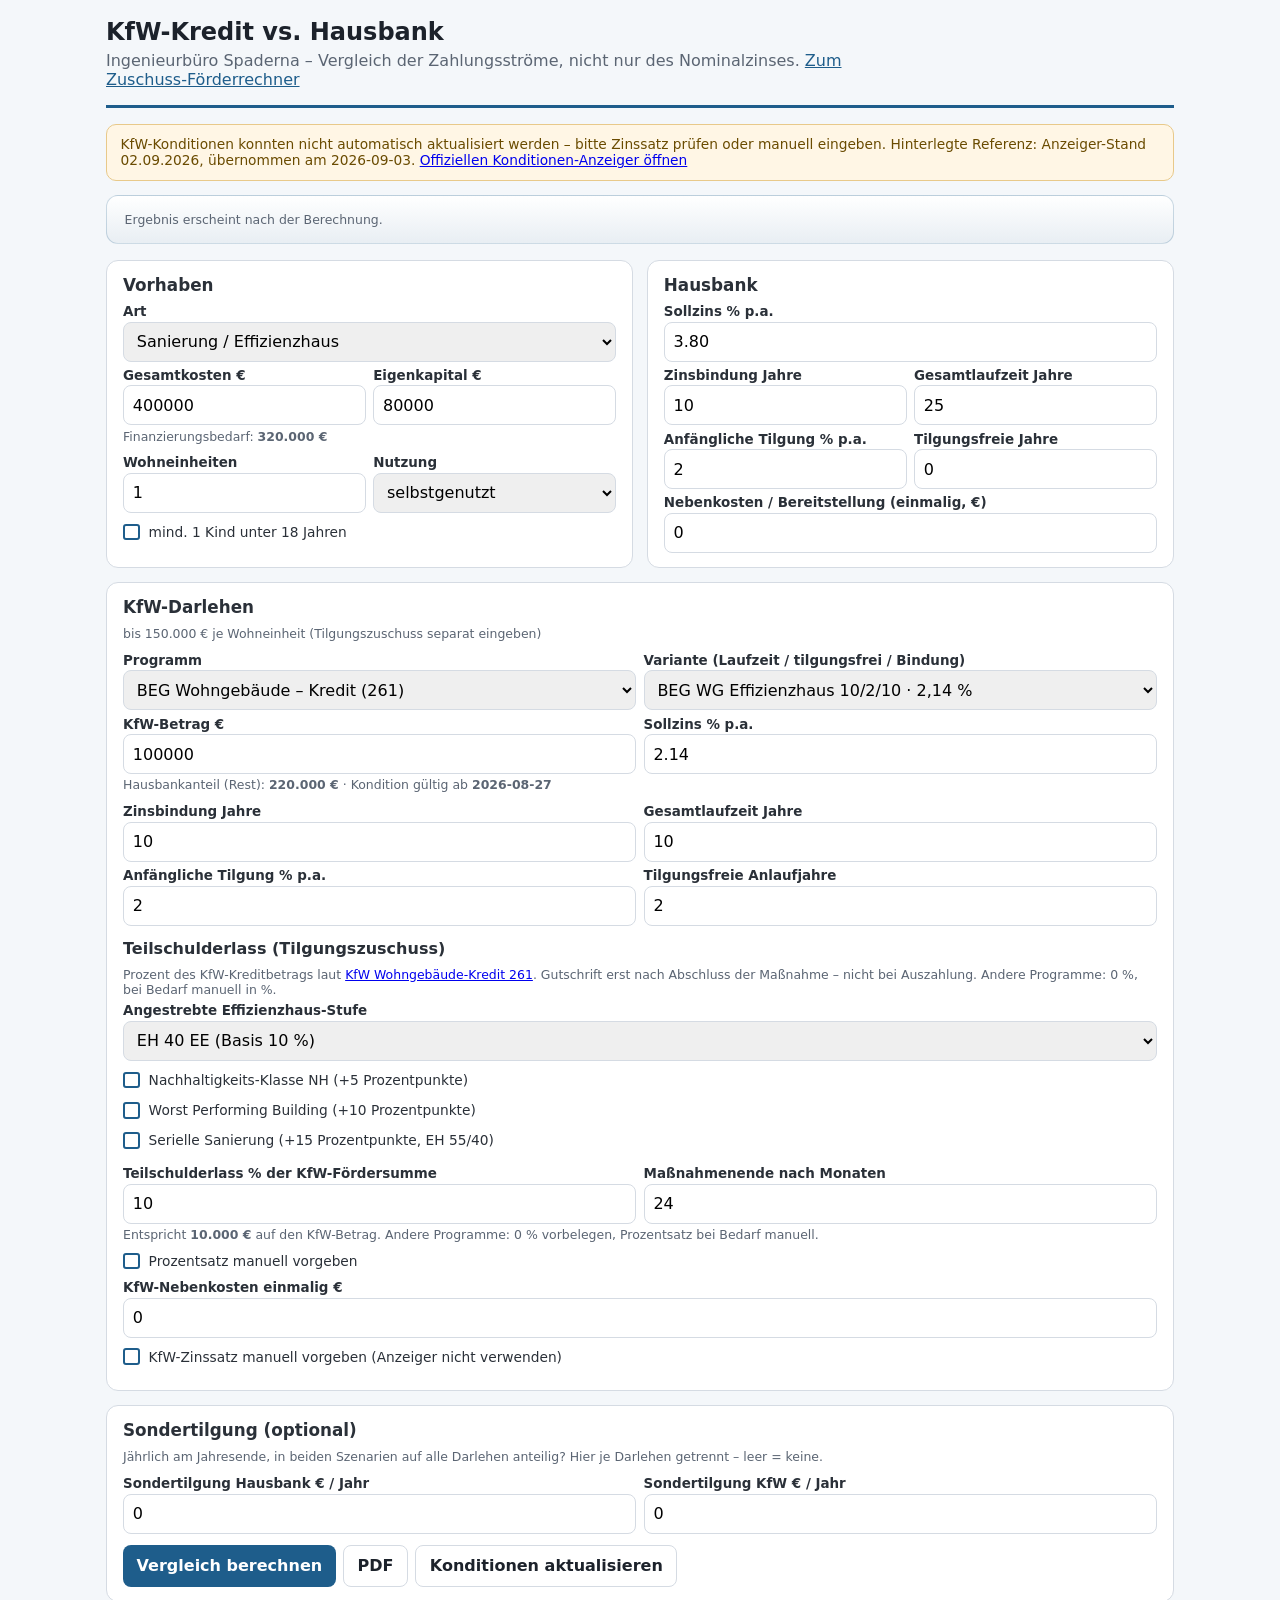
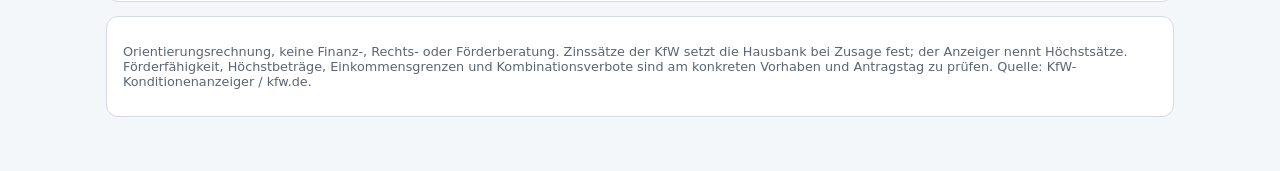
<file: docs/kfw-vergleich.html>
<!DOCTYPE html>
<html lang="de">
  <head>
    <meta charset="UTF-8" />
    <meta name="viewport" content="width=device-width, initial-scale=1" />
    <title>KfW-Vergleich | Ingenieurbüro Spaderna</title>
    <style>
      :root {
        --blue: #1E5D8B;
        --blue-dark: #1E5D8B;
        --kfw: #1E5D8B;
        --text: #2a3038;
        --soft: #5b6573;
        --heading: #1c222b;
        --line: #d5dbe3;
        --card: #fff;
        --bg: #f4f7fa;
        --font: 'Segoe UI', system-ui, sans-serif;
      }
      * { box-sizing: border-box; }
      html, body { margin: 0; font-family: var(--font); color: var(--text); background: var(--bg); }
      .page { max-width: 1100px; margin: 0 auto; padding: 1.1rem 1rem 2.5rem; }
      header.app { padding: 0 0 1rem; border-bottom: 3px solid var(--blue); margin-bottom: 1rem; }
      header.app h1 { margin: 0; font-size: 1.5rem; color: var(--heading); }
      header.app p { margin: 0.35rem 0 0; color: var(--soft); max-width: 46rem; }
      header.app a { color: var(--blue); }
      .banner { border-radius: 10px; padding: 0.7rem 0.85rem; margin-bottom: 0.9rem; font-size: 0.86rem; }
      .banner.warn { background: #fff6e5; border: 1px solid #e8c98a; color: #6a4b00; }
      .banner.ok { background: #e8f5ee; border: 1px solid #b7dcc8; color: #1d5c38; }
      .result { background: linear-gradient(180deg, #fff, #E8EEF3); border: 1px solid rgba(30, 93, 139, 0.22); border-radius: 12px; padding: 1rem 1.1rem; margin-bottom: 1rem; }
      .result .big { font-size: 1.55rem; font-weight: 800; margin: 0.2rem 0 0.5rem; }
      .kpis { display: grid; grid-template-columns: repeat(4, 1fr); gap: 0.45rem; }
      .kpis div { background: #fff; border: 1px solid var(--line); border-radius: 8px; padding: 0.45rem 0.55rem; }
      .kpis strong { display: block; }
      .kpis em { font-style: normal; font-size: 0.72rem; color: var(--soft); }
      @media (max-width: 800px) { .kpis { grid-template-columns: 1fr 1fr; } }
      .grid { display: grid; grid-template-columns: 1fr 1fr; gap: 0.85rem; }
      @media (max-width: 900px) { .grid { grid-template-columns: 1fr; } }
      .card { background: var(--card); border: 1px solid var(--line); border-radius: 12px; padding: 0.9rem 1rem; margin-bottom: 0.85rem; }
      h2 { margin: 0 0 0.55rem; font-size: 1.05rem; }
      label.lbl { display: block; font-size: 0.84rem; font-weight: 600; margin: 0.4rem 0 0.15rem; }
      input:not([type=checkbox]), select { width: 100%; min-height: 40px; border: 1px solid var(--line); border-radius: 8px; padding: 0.35rem 0.55rem; font: inherit; }
      .row2 { display: grid; grid-template-columns: 1fr 1fr; gap: 0.45rem; }
      .hint { color: var(--soft); font-size: 0.78rem; margin: 0.2rem 0 0.35rem; }
      .checks { display: flex; flex-direction: column; gap: 0.4rem; margin: 0.45rem 0; }
      .checks label {
        display: flex;
        flex-direction: row;
        align-items: center;
        gap: 0.55rem;
        min-height: 1.5rem;
        font-size: 0.86rem;
        line-height: 1.2;
        margin: 0;
        cursor: pointer;
      }
      .checks label span {
        display: block;
        padding: 0;
        margin: 0;
      }
      .checks input[type=checkbox] {
        appearance: none;
        -webkit-appearance: none;
        flex: 0 0 1.05rem;
        width: 1.05rem;
        height: 1.05rem;
        margin: 0;
        padding: 0;
        border: 2px solid var(--blue);
        border-radius: 3px;
        background: #fff;
        position: static;
        top: auto;
        cursor: pointer;
      }
      .checks input[type=checkbox]:checked {
        background: var(--blue);
        background-image: url("data:image/svg+xml,%3Csvg xmlns='http://www.w3.org/2000/svg' viewBox='0 0 12 12'%3E%3Cpath fill='none' stroke='%23fff' stroke-width='2' d='M2 6.2 4.8 9 10 3'/%3E%3C/svg%3E");
        background-size: 0.85rem;
        background-position: center;
        background-repeat: no-repeat;
      }
      table { width: 100%; border-collapse: collapse; font-size: 0.86rem; }
      th, td { border-bottom: 1px solid var(--line); padding: 0.4rem 0.35rem; text-align: right; }
      th:first-child, td:first-child { text-align: left; }
      .plus { color: #1d5c38; font-weight: 700; }
      .minus { color: #b42318; font-weight: 700; }
      .btns { display: flex; gap: 0.45rem; flex-wrap: wrap; margin-top: 0.7rem; }
      button { min-height: 42px; border: 0; border-radius: 8px; padding: 0 0.85rem; font: inherit; font-weight: 700; cursor: pointer; background: var(--blue); color: #fff; }
      button.ghost { background: #fff; color: var(--heading); border: 1px solid var(--line); }
      .note { font-size: 0.8rem; color: var(--soft); }
      #print-root { display: none !important; }
      #print-root .card { background: #fff; border: 1px solid #ccc; border-radius: 8px; padding: 0.7rem 0.85rem; margin: 0.7rem 0; }
      #print-root h1 { font-size: 1.25rem; margin: 0 0 0.35rem; }
      #print-root h2 { font-size: 1rem; margin: 0 0 0.4rem; }
      @media print {
        @page { size: A4; }
        .screen-ui { display: none !important; }
        #print-root { display: block !important; }
        table { break-inside: auto; }
        #print-root .card { break-inside: avoid; }
        a[href]::after { content: none !important; }
      }
    </style>
    <link rel="stylesheet" href="assets/css/print-briefpapier.css?v=20260904p" />
  </head>
  <body>
    <div class="page">
      <header class="app screen-ui">
        <h1>KfW-Kredit vs. Hausbank</h1>
        <p>Ingenieurbüro Spaderna – Vergleich der Zahlungsströme, nicht nur des Nominalzinses. <a href="foerderrechner.html">Zum Zuschuss-Förderrechner</a></p>
      </header>
      <div id="rate-banner" class="banner warn screen-ui">KfW-Konditionen werden geladen …</div>
      <section class="result screen-ui" id="summary">
        <p class="hint" style="margin:0">Ergebnis erscheint nach der Berechnung.</p>
      </section>
      <div class="grid screen-ui">
        <section class="card">
          <h2>Vorhaben</h2>
          <label class="lbl">Art</label>
          <select id="vorhaben">
            <option value="sanierung">Sanierung / Effizienzhaus</option>
            <option value="einzelmassnahme">Einzelmaßnahmen / Heizung (BEG EM)</option>
            <option value="kauf">Kauf selbstgenutztes Wohneigentum</option>
            <option value="altbau">Kauf sanierungsbedürftiger Altbau</option>
            <option value="neubau">Neubau</option>
            <option value="barriere">Barrierereduzierung / Einbruchschutz</option>
            <option value="pv">Photovoltaik / EE-Strom</option>
          </select>
          <div class="row2">
            <div><label class="lbl">Gesamtkosten €</label><input id="kosten" type="number" min="0" step="1000" value="400000" /></div>
            <div><label class="lbl">Eigenkapital €</label><input id="ek" type="number" min="0" step="1000" value="80000" /></div>
          </div>
          <p class="hint">Finanzierungsbedarf: <strong id="need">320.000 €</strong></p>
          <div class="row2">
            <div><label class="lbl">Wohneinheiten</label><input id="we" type="number" min="1" value="1" /></div>
            <div>
              <label class="lbl">Nutzung</label>
              <select id="use"><option value="self">selbstgenutzt</option><option value="rent">vermietet</option></select>
            </div>
          </div>
          <div class="checks">
            <label><input id="family" type="checkbox" /><span>mind. 1 Kind unter 18 Jahren</span></label>
          </div>
        </section>
        <section class="card">
          <h2>Hausbank</h2>
          <label class="lbl">Sollzins % p.a.</label>
          <input id="b-rate" type="number" min="0" step="0.01" value="3.80" />
          <div class="row2">
            <div><label class="lbl">Zinsbindung Jahre</label><input id="b-bind" type="number" min="1" value="10" /></div>
            <div><label class="lbl">Gesamtlaufzeit Jahre</label><input id="b-years" type="number" min="1" value="25" /></div>
          </div>
          <div class="row2">
            <div><label class="lbl">Anfängliche Tilgung % p.a.</label><input id="b-tilg" type="number" min="0" step="0.1" value="2" /></div>
            <div><label class="lbl">Tilgungsfreie Jahre</label><input id="b-grace" type="number" min="0" value="0" /></div>
          </div>
          <label class="lbl">Nebenkosten / Bereitstellung (einmalig, €)</label>
          <input id="b-extra" type="number" min="0" step="100" value="0" />
        </section>
      </div>
      <section class="card screen-ui">
        <h2>KfW-Darlehen</h2>
        <p class="hint" id="prog-hint"></p>
        <div class="row2">
          <div>
            <label class="lbl">Programm</label>
            <select id="program"></select>
          </div>
          <div>
            <label class="lbl">Variante (Laufzeit / tilgungsfrei / Bindung)</label>
            <select id="variant"></select>
          </div>
        </div>
        <div class="row2">
          <div><label class="lbl">KfW-Betrag €</label><input id="k-amt" type="number" min="0" step="1000" value="100000" /></div>
          <div><label class="lbl">Sollzins % p.a.</label><input id="k-rate" type="number" min="0" step="0.01" /></div>
        </div>
        <p class="hint">Hausbankanteil (Rest): <strong id="bank-rest">–</strong> · Kondition gültig ab <strong id="k-valid">Nicht angegeben</strong></p>
        <div class="row2">
          <div><label class="lbl">Zinsbindung Jahre</label><input id="k-bind" type="number" min="1" /></div>
          <div><label class="lbl">Gesamtlaufzeit Jahre</label><input id="k-years" type="number" min="1" /></div>
        </div>
        <div class="row2">
          <div><label class="lbl">Anfängliche Tilgung % p.a.</label><input id="k-tilg" type="number" min="0" step="0.1" value="2" /></div>
          <div><label class="lbl">Tilgungsfreie Anlaufjahre</label><input id="k-grace" type="number" min="0" /></div>
        </div>
        <div id="grant-box">
          <h2 style="margin-top:0.85rem;font-size:1rem">Teilschulderlass (Tilgungszuschuss)</h2>
          <p class="hint">Prozent des KfW-Kreditbetrags laut <a href="https://www.kfw.de/inlandsfoerderung/Privatpersonen/Bestehende-Immobilie/F%C3%B6rderprodukte/Bundesf%C3%B6rderung-f%C3%BCr-effiziente-Geb%C3%A4ude-Wohngeb%C3%A4ude-Kredit-(261-262)/" target="_blank" rel="noopener">KfW Wohngebäude-Kredit 261</a>. Gutschrift erst nach Abschluss der Maßnahme – nicht bei Auszahlung. Andere Programme: 0&nbsp;%, bei Bedarf manuell in %.</p>
          <div id="grant-261">
            <label class="lbl">Angestrebte Effizienzhaus-Stufe</label>
            <select id="eh">
              <option value="denkmal">EH Denkmal EE (Basis 5 %)</option>
              <option value="85">EH 85 EE (Basis 0 %)</option>
              <option value="70">EH 70 EE (Basis 0 %)</option>
              <option value="55">EH 55 EE (Basis 5 %)</option>
              <option value="40" selected>EH 40 EE (Basis 10 %)</option>
            </select>
            <div class="checks">
              <label><input id="nh" type="checkbox" /><span>Nachhaltigkeits-Klasse NH (+5 Prozentpunkte)</span></label>
              <label><input id="wpb" type="checkbox" /><span>Worst Performing Building (+10 Prozentpunkte)</span></label>
              <label><input id="sersan" type="checkbox" /><span>Serielle Sanierung (+15 Prozentpunkte, EH 55/40)</span></label>
            </div>
          </div>
          <div class="row2">
            <div>
              <label class="lbl">Teilschulderlass % der KfW-Fördersumme</label>
              <input id="k-grant-pct" type="number" min="0" max="40" step="0.5" value="10" />
            </div>
            <div>
              <label class="lbl">Maßnahmenende nach Monaten</label>
              <input id="k-grant-months" type="number" min="1" value="24" />
            </div>
          </div>
          <p class="hint">Entspricht <strong id="grant-euro">0 €</strong> auf den KfW-Betrag. Andere Programme: 0 % vorbelegen, Prozentsatz bei Bedarf manuell.</p>
          <div class="checks">
            <label><input id="manual-grant" type="checkbox" /><span>Prozentsatz manuell vorgeben</span></label>
          </div>
        </div>
        <label class="lbl">KfW-Nebenkosten einmalig €</label>
        <input id="k-extra" type="number" min="0" step="50" value="0" />
        <div class="checks">
          <label><input id="manual-rate" type="checkbox" /><span>KfW-Zinssatz manuell vorgeben (Anzeiger nicht verwenden)</span></label>
        </div>
      </section>
      <section class="card screen-ui">
        <h2>Sondertilgung (optional)</h2>
        <p class="hint">Jährlich am Jahresende, in beiden Szenarien auf alle Darlehen anteilig? Hier je Darlehen getrennt – leer = keine.</p>
        <div class="row2">
          <div><label class="lbl">Sondertilgung Hausbank € / Jahr</label><input id="b-sonder" type="number" min="0" step="100" value="0" /></div>
          <div><label class="lbl">Sondertilgung KfW € / Jahr</label><input id="k-sonder" type="number" min="0" step="100" value="0" /></div>
        </div>
        <div class="btns">
          <button type="button" id="btn-go">Vergleich berechnen</button>
          <button class="ghost" type="button" id="btn-pdf">PDF</button>
          <button class="ghost" type="button" id="btn-rates">Konditionen aktualisieren</button>
        </div>
      </section>
      <div id="out" class="screen-ui"></div>
      <section class="card screen-ui note">
        <p>Orientierungsrechnung, keine Finanz-, Rechts- oder Förderberatung. Zinssätze der KfW setzt die Hausbank bei Zusage fest; der Anzeiger nennt Höchstsätze. Förderfähigkeit, Höchstbeträge, Einkommensgrenzen und Kombinationsverbote sind am konkreten Vorhaben und Antragstag zu prüfen. Quelle: KfW-Konditionenanzeiger / kfw.de.</p>
      </section>
    </div>
    <div id="print-root"></div>
    <script type="module">
      import { PROGRAMS, SNAPSHOT, suggestProgram, variantsFor, loadKonditionen, KFW_ANZEIGER, begWgGrantPct, GRANT_SOURCE, loadGrantTable } from './assets/js/kfw-konditionen.js?v=20260903g';
      import { compareScenarios, breakEvenKfwRate, sensitivity, verdict, money, pct, n, euro } from './assets/js/kfw-loan-calc.js?v=20260903g';
      import { printWithLetterhead } from './assets/js/print-brief.js?v=20260904p';

      let kond = { rows: SNAPSHOT, auto: false, stand: '', fetched: '', source: KFW_ANZEIGER };
      let grantInfo = { auto: false, source: GRANT_SOURCE };
      const $ = (id) => document.getElementById(id);

      function fillPrograms() {
        $('program').innerHTML = PROGRAMS.map((p) => `<option value="${p.id}">${p.name}</option>`).join('');
      }

      function fillVariants() {
        const pid = $('program').value;
        const list = variantsFor(pid, kond.rows);
        $('variant').innerHTML = list.length
          ? list.map((v) => `<option value="${v.id}">${v.label} · ${v.soll.toLocaleString('de-DE')} %</option>`).join('')
          : '<option value="">Keine Variante in der Tabelle</option>';
        applyVariant();
        const meta = PROGRAMS.find((p) => p.id === pid);
        $('prog-hint').textContent = meta ? meta.maxHint : '';
        $('grant-261').hidden = pid !== '261';
        syncGrant();
      }

      function currentVariant() {
        return variantsFor($('program').value, kond.rows).find((v) => v.id === $('variant').value);
      }

      function applyVariant() {
        const v = currentVariant();
        if (!v) return;
        if (!$('manual-rate').checked) $('k-rate').value = String(v.soll);
        $('k-years').value = v.years;
        $('k-grace').value = v.grace;
        $('k-bind').value = v.bind;
        $('k-valid').textContent = v.validFrom || kond.stand || 'Nicht angegeben';
      }

      function syncGrant() {
        const pid = $('program').value;
        if (pid === '261' && !$('manual-grant').checked) {
          $('k-grant-pct').value = String(
            begWgGrantPct({
              eh: $('eh').value,
              nh: $('nh').checked,
              wpb: $('wpb').checked,
              sersan: $('sersan').checked,
            })
          );
        } else if (pid !== '261' && !$('manual-grant').checked) {
          $('k-grant-pct').value = '0';
        }
        $('k-grant-pct').readOnly = !$('manual-grant').checked;
        const euroAmt = euro(n($('k-amt').value) * n($('k-grant-pct').value) / 100);
        $('grant-euro').textContent = money(euroAmt);
      }

      function grantEuro() {
        return euro(n($('k-amt').value) * n($('k-grant-pct').value) / 100);
      }

      function need() {
        return Math.max(0, n($('kosten').value) - n($('ek').value));
      }

      function banner() {
        const el = $('rate-banner');
        if (kond.auto) {
          el.className = 'banner ok screen-ui';
          el.innerHTML = `KfW-Sätze live vom Konditionen-Anzeiger (Stand ${kond.stand}, Abruf ${kond.fetched}). <a href="${KFW_ANZEIGER}" target="_blank" rel="noopener">Quelle öffnen</a>`;
        } else {
          el.className = 'banner warn screen-ui';
          el.innerHTML = `KfW-Konditionen konnten nicht automatisch aktualisiert werden – bitte Zinssatz prüfen oder manuell eingeben. Hinterlegte Referenz: Anzeiger-Stand ${kond.stand}, übernommen am ${kond.fetched}. <a href="${KFW_ANZEIGER}" target="_blank" rel="noopener">Offiziellen Konditionen-Anzeiger öffnen</a>`;
        }
      }

      function collect() {
        const total = need();
        const kfwAmount = Math.min(total, n($('k-amt').value));
        return {
          totalFinance: total,
          kfwAmount,
          bank: {
            ratePct: n($('b-rate').value),
            years: n($('b-years').value),
            bindYears: n($('b-bind').value),
            graceYears: n($('b-grace').value),
            tilgPct: n($('b-tilg').value),
            extraCost: n($('b-extra').value),
            annualExtra: n($('b-sonder').value),
          },
          kfw: {
            ratePct: n($('k-rate').value),
            years: n($('k-years').value),
            bindYears: n($('k-bind').value),
            graceYears: n($('k-grace').value),
            tilgPct: n($('k-tilg').value),
            extraCost: n($('k-extra').value),
            annualExtra: n($('k-sonder').value),
            grant: grantEuro(),
            grantAfterMonths: n($('k-grant-months').value) || 24,
          },
        };
      }

      function cell(v) {
        return money(v);
      }

      function renderCmp(r) {
        const be = breakEvenKfwRate(collect());
        const sens = sensitivity(collect());
        const v = currentVariant();
        const sign = r.netto >= 0 ? 'plus' : 'minus';
        const why =
          r.netto >= 0
            ? `Davon entfallen ${money(r.zinsersparnis)} auf Zinsersparnis und ${money(r.grant)} auf Tilgungszuschuss/Teilschulderlass. Zusätzliche Kosten (Saldo): ${money(r.extraDelta)}.`
            : `Die Zinsersparnis beträgt ${money(r.zinsersparnis)}; der Tilgungszuschuss ist ${money(r.grant)}. Trotzdem ist die Gesamtverpflichtung (Zahlungen + Restschuld im Vergleichshorizont) höher.`;
        const bindNote = r.bindMismatch
          ? `<p class="hint">Die Zinsbindungen unterscheiden sich (Hausbank ${$('b-bind').value} J. / KfW ${$('k-bind').value} J.). Der Vergleich nutzt den kürzeren Horizont (${r.horizonMonths} Monate). Restschuld danach unterliegt dem Anschlusszins – das ist kein vollständiger Laufzeitvergleich.</p>`
          : `<p class="hint">Vergleichshorizont: ${r.horizonMonths} Monate (gemeinsame Zinsbindung).</p>`;

        $('summary').innerHTML = `
          <p class="hint" style="margin:0">Ergebnis</p>
          <div class="big ${sign}">${verdict(r.netto)}</div>
          <p>${why}</p>
          <div class="kpis">
            <div><em>KfW-Darlehen</em><strong>${money(r.kfwAmt)}</strong></div>
            <div><em>KfW-Zins</em><strong>${pct(r.kfw.ratePct)}</strong></div>
            <div><em>Hausbankanteil</em><strong>${money(r.bankAmtB)}</strong></div>
            <div><em>Netto-Vorteil</em><strong class="${sign}">${money(r.netto)}</strong></div>
          </div>
          <p class="hint">Monatsrate nach tilgungsfreien Jahren: nur Hausbank ${money(r.splitA.payment)} (Zins ${money(r.splitA.interest)} + Tilgung ${money(r.splitA.tilgung)}) · KfW+Hausbank ${money(r.splitB.payment)} (Zins ${money(r.splitB.interest)} + Tilgung ${money(r.splitB.tilgung)})</p>
        `;

        const y = (pack, key) => {
          const a = pack.bankA.atYear[key];
          const b = addYear(pack.kfw.atYear[key], pack.bankB.atYear[key]);
          return { a, b, d: euro((a.cash + a.rest) - (b.cash + b.rest)) };
        };
        function addYear(x, y2) {
          return { rest: euro(x.rest + y2.rest), interest: euro(x.interest + y2.interest), cash: euro(x.cash + y2.cash), tilgung: euro(x.tilgung + y2.tilgung) };
        }
        const y1 = y(r, 1);
        const y5 = y(r, 5);
        const y10 = y(r, 10);

        $('out').innerHTML = `
          ${bindNote}
          <section class="card">
            <h2>Kennzahlen im Vergleichshorizont</h2>
            <table>
              <thead><tr><th>Kennzahl</th><th>Nur Hausbank</th><th>KfW + Hausbank</th><th>Vorteil KfW</th></tr></thead>
              <tbody>
                <tr><td>Finanzierung</td><td>${cell(r.total)}</td><td>${cell(r.kfwAmt)} + ${cell(r.bankAmtB)}</td><td></td></tr>
                <tr><td>Sollzins</td><td>${pct(r.bankA.ratePct)}</td><td>KfW ${pct(r.kfw.ratePct)} / Bank ${pct(r.bankB.ratePct)}</td><td></td></tr>
                <tr><td>Monatliche Belastung (Zins + Tilgung)</td><td>${cell(r.splitA.payment)}</td><td>${cell(r.splitB.payment)}</td><td class="${r.splitA.payment - r.splitB.payment >= 0 ? 'plus' : 'minus'}">${cell(r.splitA.payment - r.splitB.payment)}</td></tr>
                <tr><td>davon Zins / Monat</td><td>${cell(r.splitA.interest)}</td><td>${cell(r.splitB.interest)}</td><td>${cell(r.splitA.interest - r.splitB.interest)}</td></tr>
                <tr><td>davon Tilgung / Monat</td><td>${cell(r.splitA.tilgung)}</td><td>${cell(r.splitB.tilgung)}</td><td>${cell(r.splitB.tilgung - r.splitA.tilgung)}</td></tr>
                <tr><td>In tilgungsfreien Jahren (nur Zins)</td><td>${cell(r.splitAGrace.payment)}</td><td>${cell(r.splitBGrace.payment)}</td><td>${cell(r.splitAGrace.payment - r.splitBGrace.payment)}</td></tr>
                <tr><td>Gezahlte Zinsen</td><td>${cell(r.posA.interest)}</td><td>${cell(r.posB.interest)}</td><td class="${r.zinsersparnis >= 0 ? 'plus' : 'minus'}">${cell(r.zinsersparnis)}</td></tr>
                <tr><td>Geleistete Tilgung</td><td>${cell(r.posA.tilgung)}</td><td>${cell(r.posB.tilgung)}</td><td></td></tr>
                <tr><td>Restschuld</td><td>${cell(r.posA.rest)}</td><td>${cell(r.posB.rest)}</td><td class="${r.posA.rest - r.posB.rest >= 0 ? 'plus' : 'minus'}">${cell(r.posA.rest - r.posB.rest)}</td></tr>
                <tr><td>Teilschulderlass (nach Maßnahmenende)</td><td>${cell(0)}</td><td>${cell(r.grant)}</td><td class="plus">${cell(r.grant)}</td></tr>
                <tr><td>Zahlungen + Restschuld</td><td>${cell(r.obligationA)}</td><td>${cell(r.obligationB)}</td><td class="${sign}">${cell(r.netto)}</td></tr>
              </tbody>
            </table>
          </section>
          <section class="card">
            <h2>Monatliche Belastung nach Darlehen (erste Rate mit Tilgung)</h2>
            <p class="hint">Zinsanteil der ersten Tilgungsrate; der Zins sinkt danach mit der Restschuld. In tilgungsfreien Anlaufjahren ist die Rate nur der Sollzins.</p>
            <table>
              <thead><tr><th>Darlehen</th><th>Rate gesamt</th><th>davon Zins</th><th>davon Tilgung</th></tr></thead>
              <tbody>
                <tr><td>Nur Hausbank</td><td>${cell(r.splitA.payment)}</td><td>${cell(r.splitA.interest)}</td><td>${cell(r.splitA.tilgung)}</td></tr>
                <tr><td>KfW-Darlehen</td><td>${cell(r.splitKfw.payment)}</td><td>${cell(r.splitKfw.interest)}</td><td>${cell(r.splitKfw.tilgung)}</td></tr>
                <tr><td>Hausbank-Rest</td><td>${cell(r.splitBankB.payment)}</td><td>${cell(r.splitBankB.interest)}</td><td>${cell(r.splitBankB.tilgung)}</td></tr>
                <tr><td><strong>KfW + Hausbank gesamt</strong></td><td><strong>${cell(r.splitB.payment)}</strong></td><td><strong>${cell(r.splitB.interest)}</strong></td><td><strong>${cell(r.splitB.tilgung)}</strong></td></tr>
              </tbody>
            </table>
          </section>
          <section class="card">
            <h2>Zeitliche Gegenüberstellung (Verpflichtung = Zahlungen + Restschuld)</h2>
            <table>
              <thead><tr><th>Zeitpunkt</th><th>Nur Hausbank</th><th>KfW + Hausbank</th><th>Vorteil</th></tr></thead>
              <tbody>
                <tr><td>Jahr 1</td><td>${cell(y1.a.cash + y1.a.rest)}</td><td>${cell(y1.b.cash + y1.b.rest)}</td><td>${cell(y1.d)}</td></tr>
                <tr><td>Jahr 5</td><td>${cell(y5.a.cash + y5.a.rest)}</td><td>${cell(y5.b.cash + y5.b.rest)}</td><td>${cell(y5.d)}</td></tr>
                <tr><td>Jahr 10</td><td>${cell(y10.a.cash + y10.a.rest)}</td><td>${cell(y10.b.cash + y10.b.rest)}</td><td>${cell(y10.d)}</td></tr>
                <tr><td>Ende Zinsbindung Hausbank</td><td>${cell(r.bankA.atBind.cash + r.bankA.atBind.rest)}</td><td>${cell(r.kfw.atBind.cash + r.bankB.atBind.cash + r.kfw.atBind.rest + r.bankB.atBind.rest)}</td><td></td></tr>
              </tbody>
            </table>
          </section>
          <section class="card">
            <h2>Sensitivität</h2>
            <table>
              <thead><tr><th>Annahme</th><th>Netto-Vorteil KfW</th><th>Zinsersparnis</th></tr></thead>
              <tbody>${sens.map((s) => `<tr><td>${s.label}</td><td>${cell(s.netto)}</td><td>${cell(s.zins)}</td></tr>`).join('')}</tbody>
            </table>
            <p>Bis zu einem KfW-Sollzins von <strong>${pct(be.rate)}</strong> ist die KfW-Variante unter den getroffenen Annahmen wirtschaftlich vorteilhaft (Break-even, übrige Größen unverändert).</p>
          </section>
          <section class="card">
            <h2>Annahmen und Quellen</h2>
            <p>KfW-Programm ${$('program').value}${v ? ` · ${v.label}` : ''} · Sollzins ${pct(r.kfw.ratePct)} · gültig ab ${$('k-valid').textContent} · Anzeiger-Stand ${kond.stand} · Quelle: <a href="${KFW_ANZEIGER}">KfW-Konditionenanzeiger</a>${kond.auto ? ' (live)' : ' (Referenz, nicht live)'}.</p>
            <p>Hausbank ${pct(r.bankA.ratePct)} Soll · Bindung ${$('b-bind').value} Jahre · Tilgung ${$('b-tilg').value} % · Sondertilgung Bank ${money(n($('b-sonder').value))} / KfW ${money(n($('k-sonder').value))} p.a.</p>
            <p>Teilschulderlass ${pct(n($('k-grant-pct').value))} von ${money(n($('k-amt').value))} = ${money(grantEuro())}, Gutschrift nach ${$('k-grant-months').value} Monaten (Maßnahmenende). Quelle: <a href="${GRANT_SOURCE}">KfW 261 Tilgungszuschuss</a>${grantInfo.auto ? ' (live)' : ' (Tabelle von kfw.de)'}.</p>
            <p>Annuität nach tilgungsfreien Jahren aus Restkapital × (Soll + Anfangstilgung) / 12. Der Tilgungszuschuss mindert die Restschuld, keine Barauszahlung.</p>
          </section>
        `;
      }

      function go() {
        $('need').textContent = money(need());
        $('bank-rest').textContent = money(Math.max(0, need() - n($('k-amt').value)));
        const missing = [];
        if (!need()) missing.push('Finanzierungsbedarf');
        if (!$('b-rate').value) missing.push('Hausbankzins');
        if (!$('k-rate').value) missing.push('KfW-Zins');
        if (missing.length) {
          $('summary').innerHTML = `<p>Nicht angegeben: ${missing.join(', ')}. Bitte ergänzen.</p>`;
          $('out').innerHTML = '';
          return;
        }
        renderCmp(compareScenarios(collect()));
        const h = Math.max(document.body.scrollHeight, document.documentElement.scrollHeight);
        if (window.parent !== window) window.parent.postMessage({ type: 'KFW_HEIGHT', height: h }, '*');
      }

      $('vorhaben').addEventListener('change', () => {
        $('program').value = suggestProgram($('vorhaben').value, $('family').checked);
        fillVariants();
      });
      $('family').addEventListener('change', () => {
        if ($('vorhaben').value === 'kauf' || $('vorhaben').value === 'altbau') {
          $('program').value = suggestProgram($('vorhaben').value, $('family').checked);
          fillVariants();
        }
      });
      $('program').addEventListener('change', fillVariants);
      $('variant').addEventListener('change', applyVariant);
      $('manual-rate').addEventListener('change', () => {
        if (!$('manual-rate').checked) applyVariant();
      });
      $('manual-grant').addEventListener('change', syncGrant);
      ['eh', 'nh', 'wpb', 'sersan'].forEach((id) => $(id).addEventListener('change', syncGrant));
      $('k-grant-pct').addEventListener('input', () => {
        $('manual-grant').checked = true;
        syncGrant();
      });
      $('k-amt').addEventListener('input', syncGrant);
      ['kosten', 'ek', 'k-amt'].forEach((id) => {
        $(id).addEventListener('input', () => {
          $('need').textContent = money(need());
          $('bank-rest').textContent = money(Math.max(0, need() - n($('k-amt').value)));
        });
      });
      $('btn-go').addEventListener('click', go);
      $('btn-pdf').addEventListener('click', async () => {
        go();
        await new Promise((r) => requestAnimationFrame(() => setTimeout(r, 50)));
        if (!$('out').innerHTML.trim()) {
          window.alert('Bitte zuerst „Vergleich berechnen“, dann erneut PDF.');
          return;
        }
        printWithLetterhead(`
          <h1>KfW-Kredit vs. Hausbank – Ingenieurbüro Spaderna</h1>
          <p>Orientierungsrechnung, keine Finanzberatung. Vergleichshorizont siehe Tabelle.</p>
          ${$('summary').innerHTML}
          ${$('out').innerHTML}
        `, 'KfW-Vergleich-Spaderna.pdf');
      });
      $('btn-rates').addEventListener('click', async () => {
        kond = await loadKonditionen();
        grantInfo = await loadGrantTable();
        banner();
        fillVariants();
        syncGrant();
      });

      fillPrograms();
      $('program').value = suggestProgram($('vorhaben').value, false);
      fillVariants();
      Promise.all([loadKonditionen(), loadGrantTable()]).then(([k, g]) => {
        kond = k;
        grantInfo = g;
        banner();
        fillVariants();
        syncGrant();
      });
      banner();
      $('need').textContent = money(need());
      $('bank-rest').textContent = money(Math.max(0, need() - n($('k-amt').value)));
      syncGrant();
    </script>
  </body>
</html>
</file>
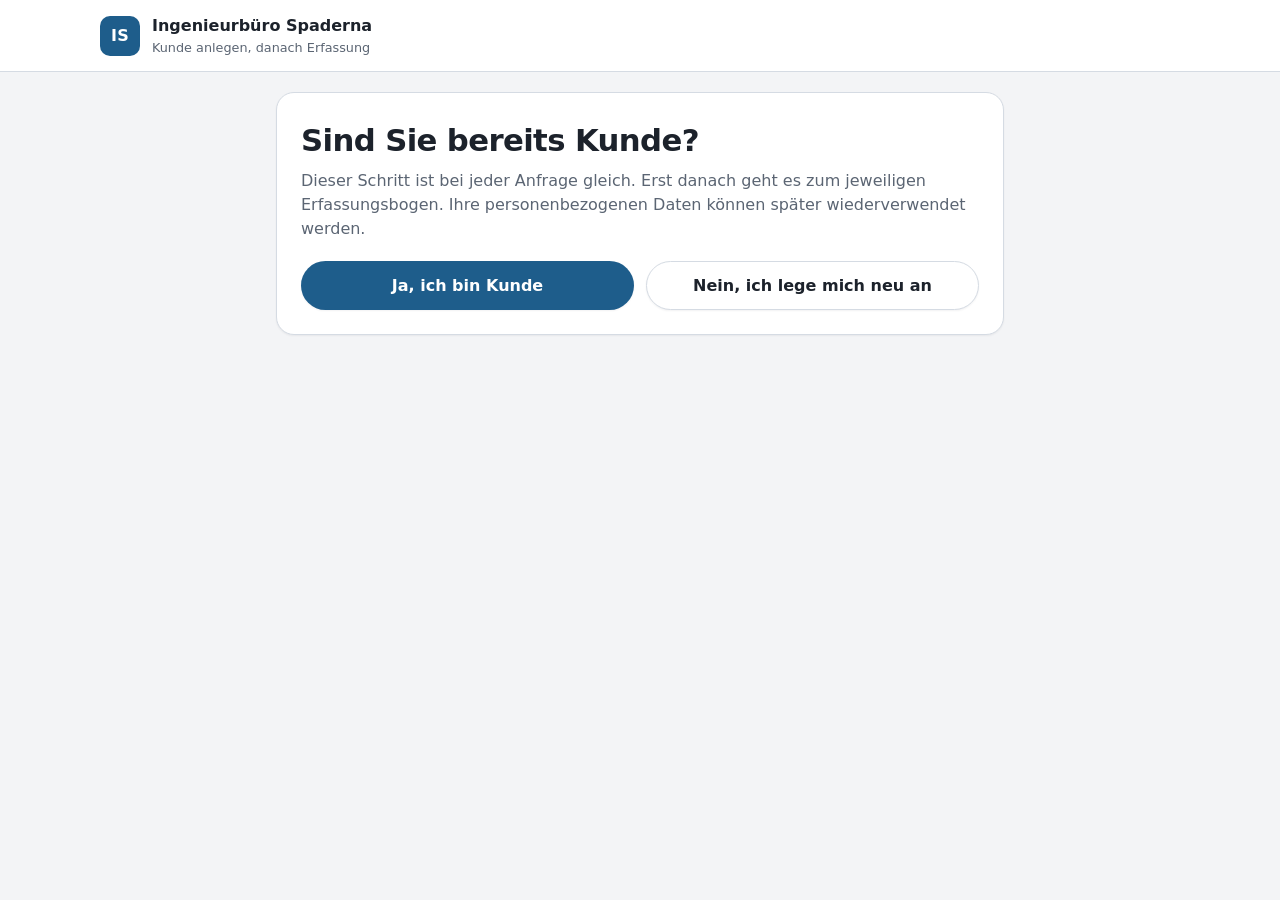
<file: docs/kunde.html>
<!DOCTYPE html>
<html lang="de">
  <head>
    <meta charset="UTF-8" />
    <meta name="viewport" content="width=device-width, initial-scale=1" />
    <title>Kunde anlegen | Ingenieurbüro Spaderna</title>
    <link rel="stylesheet" href="style.css?v=20260906d" />
    <style>
      .ask-actions {
        display: grid;
        gap: 0.75rem;
        margin-top: 1.25rem;
      }
      @media (min-width: 640px) {
        .ask-actions { grid-template-columns: 1fr 1fr; }
      }
      .ask-actions .btn { width: 100%; }
      .btn--ghost {
        background: #fff;
        color: #1c222b;
        border: 1px solid #d5dbe3;
      }
    </style>
  </head>
  <body class="is-register-only">
    <a class="skip-link" href="#main">Zum Inhalt springen</a>
    <header class="site-header">
      <div class="site-header__inner">
        <span class="brand">
          <span class="brand__mark" aria-hidden="true">IS</span>
          <span>
            <span class="brand__name">Ingenieurbüro Spaderna</span>
            <span class="brand__tag">Kunde anlegen, danach Erfassung</span>
          </span>
        </span>
      </div>
    </header>

    <main id="main" style="max-width: 760px; margin: 0 auto; padding: 1.25rem 1rem 3rem">
      <section class="card" id="customer-ask">
        <div class="panel__head">
          <div>
            <h1 tabindex="-1">Sind Sie bereits Kunde?</h1>
            <p>
              Dieser Schritt ist bei jeder Anfrage gleich. Erst danach geht es zum
              jeweiligen Erfassungsbogen. Ihre personenbezogenen Daten können später
              wiederverwendet werden.
            </p>
          </div>
        </div>
        <div class="ask-actions">
          <button class="btn btn--primary" type="button" id="ask-yes">Ja, ich bin Kunde</button>
          <button class="btn btn--ghost" type="button" id="ask-no">Nein, ich lege mich neu an</button>
        </div>
      </section>

      <section class="card register-gate" id="register-gate" hidden>
        <div class="panel__head">
          <div>
            <h1 tabindex="-1">Kundenkonto</h1>
            <p id="register-lead">Bitte Angaben ergänzen.</p>
          </div>
        </div>
        <p>
          <button class="btn btn--ghost" type="button" id="ask-back">Zurück zur Auswahl</button>
        </p>
        <div class="choice-group" role="radiogroup" aria-label="Anmeldeart" style="margin-bottom: 1rem" hidden>
          <label class="choice">
            <input type="radio" name="authMode" id="auth-mode-register" value="register" checked />
            <span>Neuer Kunde</span>
          </label>
          <label class="choice">
            <input type="radio" name="authMode" id="auth-mode-login" value="login" />
            <span>Ich bin schon Kunde</span>
          </label>
        </div>
        <p id="register-alert" class="notice notice--error" hidden role="alert"></p>
        <form id="form-register" novalidate>
          <div id="register-new-fields">
          <div class="field">
            <span class="field__label" id="party-label">Ich bin</span>
            <div class="choice-group" role="radiogroup" aria-labelledby="party-label">
              <label class="choice">
                <input type="radio" name="customerType" value="firma" />
                <span>Firma</span>
              </label>
              <label class="choice">
                <input type="radio" name="customerType" value="herr" />
                <span>Herr</span>
              </label>
              <label class="choice">
                <input type="radio" name="customerType" value="frau" />
                <span>Frau</span>
              </label>
            </div>
            <span class="field__error" data-error-for="customerType"></span>
          </div>
          <div id="company-name-fields" hidden>
            <div class="field" style="margin-top: 1rem">
              <label class="field__label" for="reg-companyName">Firmenname</label>
              <input class="input" id="reg-companyName" name="companyName" autocomplete="organization" />
              <span class="field__error" data-error-for="companyName"></span>
            </div>
            <div id="contact-person-fields" style="margin-top: 1rem">
              <p class="field__label">Ansprechpartner</p>
              <div class="grid-2">
                <div class="field">
                  <label class="field__label" for="reg-contactFirst">Vorname</label>
                  <input class="input" id="reg-contactFirst" name="contactFirstName" autocomplete="given-name" />
                  <span class="field__error" data-error-for="contactFirstName"></span>
                </div>
                <div class="field">
                  <label class="field__label" for="reg-contactLast">Nachname</label>
                  <input class="input" id="reg-contactLast" name="contactLastName" autocomplete="family-name" />
                  <span class="field__error" data-error-for="contactLastName"></span>
                </div>
              </div>
            </div>
          </div>
          <div id="person-name-fields" class="grid-2" style="margin-top: 1rem" hidden>
            <div class="field">
              <label class="field__label" for="reg-firstName">Vorname</label>
              <input class="input" id="reg-firstName" name="firstName" autocomplete="given-name" />
              <span class="field__error" data-error-for="firstName"></span>
            </div>
            <div class="field">
              <label class="field__label" for="reg-lastName">Nachname</label>
              <input class="input" id="reg-lastName" name="lastName" autocomplete="family-name" />
              <span class="field__error" data-error-for="lastName"></span>
            </div>
          </div>
          <div class="grid-3" style="margin-top: 1rem">
            <div class="field">
              <label class="field__label" for="reg-strasse">Straße</label>
              <input class="input" id="reg-strasse" name="strasse" required autocomplete="address-line1" />
              <span class="field__error" data-error-for="strasse"></span>
            </div>
            <div class="field">
              <label class="field__label" for="reg-hausnummer">Hausnummer</label>
              <input class="input" id="reg-hausnummer" name="hausnummer" required autocomplete="address-line2" />
              <span class="field__error" data-error-for="hausnummer"></span>
            </div>
            <div class="field">
              <label class="field__label" for="reg-plz">PLZ</label>
              <input class="input" id="reg-plz" name="plz" inputmode="numeric" maxlength="5" required autocomplete="postal-code" />
              <span class="field__error" data-error-for="plz"></span>
            </div>
          </div>
          <div class="field" style="margin-top: 1rem">
            <label class="field__label" for="reg-ort">Ort</label>
            <input class="input" id="reg-ort" name="ort" required autocomplete="address-level2" />
            <span class="field__error" data-error-for="ort"></span>
          </div>
          </div>
          <div class="field" style="margin-top: 1rem">
            <label class="field__label" for="reg-email">E-Mail</label>
            <input class="input" id="reg-email" name="email" type="email" required autocomplete="email" />
            <span class="field__error" data-error-for="email"></span>
          </div>
          <div class="field" style="margin-top: 1rem" id="register-phone-field">
            <label class="field__label" for="reg-phone">Telefon</label>
            <input class="input" id="reg-phone" name="phone" type="tel" required autocomplete="tel" placeholder="z. B. 0171 1234567" />
            <span class="field__hint">Wird für Rückfragen und nach SevDesk übernommen.</span>
            <span class="field__error" data-error-for="phone"></span>
          </div>
          <div class="legal" id="register-consent">
            <label class="checkbox">
              <input type="checkbox" id="accept-register-privacy" name="acceptRegisterPrivacy" />
              <span>
                Ich willige ein, dass meine Angaben zur Kundenanlage in SevDesk
                verarbeitet werden.
              </span>
            </label>
            <span class="field__error" data-error-for="acceptRegisterPrivacy"></span>
          </div>
          <div id="code-block">
            <div id="code-fields" class="field" style="margin-top: 1rem">
              <label class="field__label" for="reg-code">Bestätigungscode aus der E-Mail</label>
              <input class="input" id="reg-code" name="code" inputmode="numeric" maxlength="6" autocomplete="one-time-code" />
              <span class="field__hint">Erst nach der Bestätigung geht es zur Erfassung.</span>
              <span class="field__error" data-error-for="code"></span>
            </div>
            <div class="btn-row" style="margin-top: 1rem">
              <button class="btn" type="button" id="btn-send-code">Code an E-Mail senden</button>
            </div>
          </div>
        </form>
        <div class="btn-row">
          <button class="btn btn--primary" type="button" id="btn-register">
            Code bestätigen und weiter
          </button>
        </div>
      </section>
    </main>
    <script type="module">
      import { bindRegister } from './assets/js/step-register.js?v=20260905d';
      bindRegister();
    </script>
  </body>
</html>
</file>
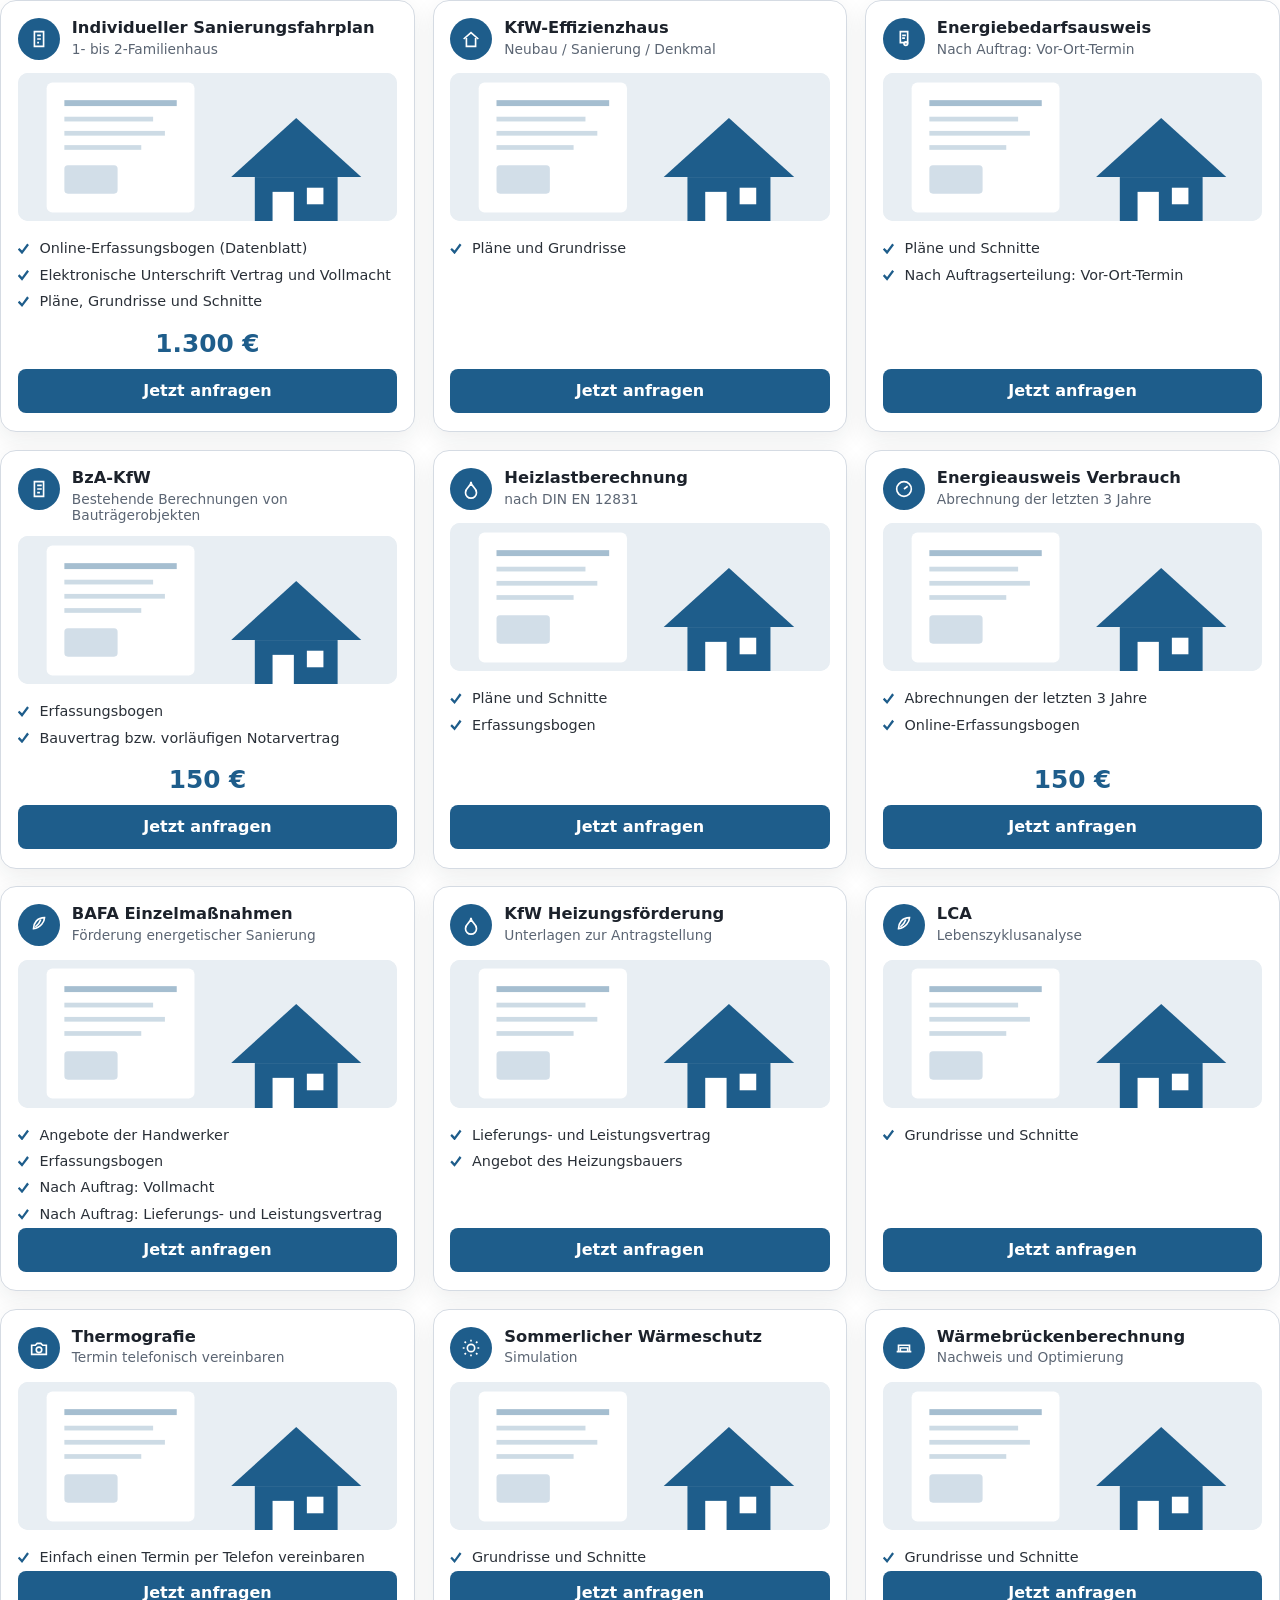
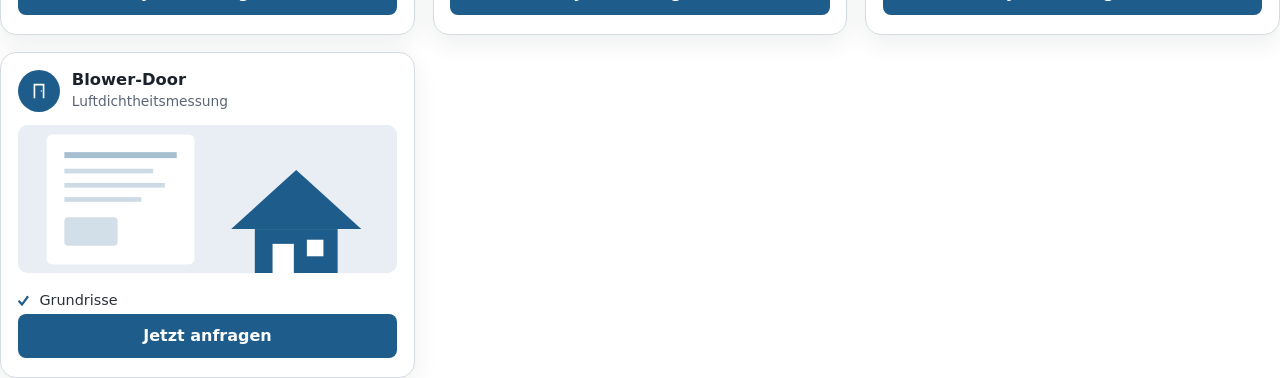
<file: docs/leistungen.html>
<!DOCTYPE html>
<html lang="de">
  <head>
    <meta charset="UTF-8" />
    <meta name="viewport" content="width=device-width, initial-scale=1" />
    <meta name="theme-color" content="#1E5D8B" />
    <title>Leistungen</title>
    <style>
      :root {
        --blue: #1E5D8B;
        --blue-dark: #1E5D8B;
        --blue-soft: #E8EEF3;
        --text: #2a3038;
        --soft: #5b6573;
        --heading: #1c222b;
        --line: #d5dbe3;
        --card: #fff;
        --bg: transparent;
        --font: 'Segoe UI', system-ui, sans-serif;
      }
      * { box-sizing: border-box; }
      html, body {
        margin: 0;
        font-family: var(--font);
        color: var(--text);
        background: var(--bg);
      }
      .grid {
        display: grid;
        grid-template-columns: repeat(3, minmax(0, 1fr));
        gap: 1.1rem;
      }
      @media (max-width: 900px) {
        .grid { grid-template-columns: 1fr; }
      }
      .card {
        background: var(--card);
        border: 1px solid var(--line);
        border-radius: 16px;
        box-shadow: 0 8px 24px rgba(28, 34, 43, 0.08);
        padding: 1.05rem 1.05rem 1.15rem;
        display: flex;
        flex-direction: column;
        min-height: 100%;
      }
      .top {
        display: flex;
        gap: 0.75rem;
        align-items: flex-start;
        margin-bottom: 0.85rem;
      }
      .icon {
        width: 42px;
        height: 42px;
        border-radius: 50%;
        background: #1E5D8B;
        color: #fff;
        display: grid;
        place-items: center;
        flex: 0 0 auto;
      }
      .icon svg { width: 22px; height: 22px; fill: none; stroke: #fff; stroke-width: 1.8; }
      h3 {
        margin: 0;
        font-size: 1.02rem;
        line-height: 1.25;
        color: var(--heading);
      }
      .sub {
        margin: 0.15rem 0 0;
        color: var(--soft);
        font-size: 0.86rem;
      }
      .photo {
        width: 100%;
        height: 148px;
        object-fit: cover;
        border-radius: 10px;
        background: var(--blue-soft);
        display: block;
      }
      .need {
        margin: 0.9rem 0 0;
        padding: 0;
        list-style: none;
        flex: 1;
      }
      .need li {
        position: relative;
        padding: 0.22rem 0 0.22rem 1.35rem;
        font-size: 0.9rem;
        line-height: 1.35;
      }
      .need li::before {
        content: '';
        position: absolute;
        left: 0;
        top: 0.45rem;
        width: 0.7rem;
        height: 0.7rem;
        background: #1E5D8B;
        border-radius: 2px;
        clip-path: polygon(14% 44%, 0 58%, 38% 100%, 100% 18%, 84% 4%, 38% 68%);
      }
      .price {
        margin: 0.85rem 0 0.7rem;
        text-align: center;
        color: #1E5D8B;
        font-size: 1.55rem;
        font-weight: 800;
      }
      .price:empty { display: none; }
      .btn {
        display: block;
        text-align: center;
        text-decoration: none;
        font-weight: 700;
        min-height: 44px;
        line-height: 44px;
        border-radius: 8px;
        background: #1E5D8B;
        color: #fff;
      }
      .btn:hover { background: #1E5D8B; }
    </style>
  </head>
  <body>
    <div class="grid" id="grid"></div>
    <script type="module">
      import { SERVICES, ANFRAGE_URL, WIZARD_URL, PHONE_TEL } from './assets/js/services.js?v=20260905d';
      import { gateUrl } from './assets/js/session.js?v=20260905d';

      let items = SERVICES;

      function iconSvg(name) {
        const paths = {
          plan: '<path d="M7 4h10v16H7z"/><path d="M10 8h4M10 12h4M10 16h2"/>',
          house: '<path d="M4 12l8-7 8 7"/><path d="M7 11v9h10v-9"/>',
          cert: '<path d="M8 4h8v12H8z"/><path d="M10 8h4M10 11h3"/><circle cx="14" cy="17" r="2"/>',
          form: '<path d="M7 4h10v16H7z"/><path d="M10 8h5M10 12h5M10 16h3"/>',
          heat: '<path d="M12 4c0 6-6 6-6 12a6 6 0 0012 0c0-6-6-6-6-12z"/>',
          meter: '<circle cx="12" cy="12" r="8"/><path d="M12 12l4-3"/>',
          leaf: '<path d="M6 16c8-1 12-8 12-12-8 0-12 6-12 12z"/><path d="M8 14c3-2 5-5 6-8"/>',
          camera: '<path d="M4 9h4l2-2h4l2 2h4v10H4z"/><circle cx="12" cy="14" r="3"/>',
          sun: '<circle cx="12" cy="12" r="4"/><path d="M12 3v2M12 19v2M3 12h2M19 12h2M5 5l1.5 1.5M17.5 17.5L19 19M19 5l-1.5 1.5M5 19l1.5-1.5"/>',
          bridge: '<path d="M4 16h16M6 16V9h12v7"/><path d="M8 16v-4h8v4"/>',
          door: '<path d="M7 20V5h10v15"/><path d="M14 12h1"/>',
        };
        return '<svg viewBox="0 0 24 24">' + (paths[name] || paths.house) + '</svg>';
      }

      function picture(kind) {
        const colors = {
          plans: ['#E8EEF3', '#1E5D8B'],
          house: ['#E8EEF3', '#1E5D8B'],
          docs: ['#E8EEF3', '#1E5D8B'],
          heat: ['#E8EEF3', '#1E5D8B'],
          camera: ['#E8EEF3', '#1E5D8B'],
          sun: ['#E8EEF3', '#1E5D8B'],
          door: ['#E8EEF3', '#1E5D8B'],
        };
        const [a, b] = colors[kind] || colors.house;
        const svg =
          '<svg xmlns="http://www.w3.org/2000/svg" viewBox="0 0 640 360">' +
          '<rect width="640" height="360" fill="' + a + '"/>' +
          '<rect x="48" y="70" width="250" height="220" rx="10" fill="#fff"/>' +
          '<rect x="78" y="100" width="190" height="10" fill="' + b + '" opacity=".4"/>' +
          '<rect x="78" y="128" width="150" height="8" fill="' + b + '" opacity=".22"/>' +
          '<rect x="78" y="152" width="170" height="8" fill="' + b + '" opacity=".22"/>' +
          '<rect x="78" y="176" width="130" height="8" fill="' + b + '" opacity=".22"/>' +
          '<rect x="78" y="210" width="90" height="48" rx="6" fill="' + b + '" opacity=".2"/>' +
          '<path d="M360 230 L470 130 L580 230 Z" fill="' + b + '"/>' +
          '<rect x="400" y="230" width="140" height="90" fill="' + b + '"/>' +
          '<rect x="430" y="255" width="36" height="65" fill="#fff"/>' +
          '<rect x="488" y="248" width="28" height="28" fill="#fff"/>' +
          '</svg>';
        return 'data:image/svg+xml;charset=utf-8,' + encodeURIComponent(svg);
      }

      function hrefFor(item) {
        if (item.cta === 'phone') return 'tel:' + PHONE_TEL;
        const dest =
          item.cta === 'wizard'
            ? WIZARD_URL
            : ANFRAGE_URL + '?id=' + encodeURIComponent(item.id);
        return gateUrl(dest);
      }

      function render() {
        document.getElementById('grid').innerHTML = items
          .map((item) => {
            const needs = (item.bedarf || [])
              .map((line) => '<li>' + line + '</li>')
              .join('');
            return (
              '<article class="card">' +
              '<div class="top"><div class="icon">' +
              iconSvg(item.icon) +
              '</div><div><h3>' +
              item.titel +
              '</h3><p class="sub">' +
              (item.untertitel || '') +
              '</p></div></div>' +
              '<img class="photo" alt="" src="' +
              picture(item.bild) +
              '"/>' +
              '<ul class="need">' +
              needs +
              '</ul>' +
              (item.preis ? '<div class="price">' + item.preis + '</div>' : '<div class="price"></div>') +
              '<a class="btn" href="' +
              hrefFor(item) +
              '" target="_blank" rel="noopener">Jetzt anfragen</a>' +
              '</article>'
            );
          })
          .join('');
      }

      window.addEventListener('message', (event) => {
        let data = event.data;
        if (typeof data === 'string') {
          try { data = JSON.parse(data); } catch { return; }
        }
        if (data && data.data) data = data.data;
        if (!data || data.type !== 'LEISTUNGEN' || !Array.isArray(data.items)) return;
        items = data.items;
        render();
      });

      render();
    </script>
  </body>
</html>
</file>
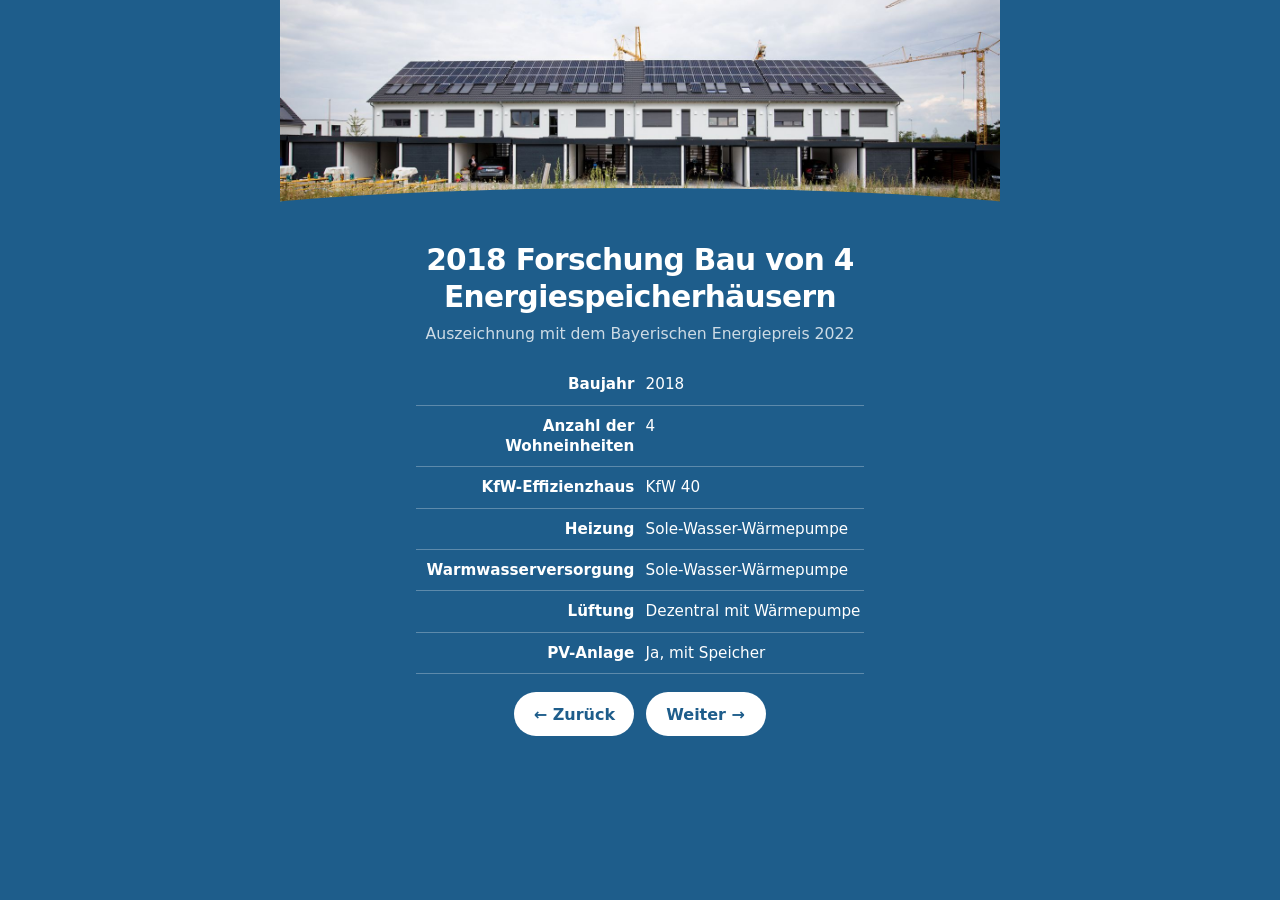
<file: docs/referenzen.html>
<!DOCTYPE html>
<html lang="de">
  <head>
    <meta charset="UTF-8" />
    <meta name="viewport" content="width=device-width, initial-scale=1" />
    <title>Referenzen</title>
    <style>
      :root {
        --blue: #1E5D8B;
        --blue-dark: #1E5D8B;
        --blue-soft: #E8EEF3;
        --panel: #1E5D8B;
        --text: #ffffff;
        --muted: rgba(255, 255, 255, 0.78);
        --line: rgba(255, 255, 255, 0.28);
        --font: 'Segoe UI', system-ui, sans-serif;
      }
      * { box-sizing: border-box; }
      html, body {
        margin: 0;
        font-family: var(--font);
        color: var(--text);
        background: var(--panel);
      }
      .page {
        max-width: 720px;
        margin: 0 auto;
        padding-bottom: 1.4rem;
      }
      .hero {
        position: relative;
        overflow: hidden;
        margin-bottom: 0.35rem;
      }
      .hero img {
        width: 100%;
        height: 230px;
        object-fit: cover;
        display: block;
        background: #1E5D8B;
      }
      .hero.is-empty img { display: none; }
      .hero.is-empty {
        height: 160px;
        background: linear-gradient(180deg, var(--blue-dark), var(--panel));
      }
      .hero::after {
        content: '';
        position: absolute;
        left: -18%;
        right: -18%;
        bottom: -42px;
        height: 84px;
        background: var(--panel);
        border-radius: 50%;
      }
      .body {
        padding: 0.4rem 1.35rem 0;
        text-align: center;
      }
      h2 {
        margin: 0 0 0.45rem;
        font-size: clamp(1.35rem, 4.2vw, 1.85rem);
        line-height: 1.25;
        font-weight: 800;
        letter-spacing: -0.02em;
      }
      h2 .year {
        color: #fff;
      }
      .lead {
        margin: 0 auto 1.15rem;
        max-width: 38rem;
        color: var(--muted);
        font-size: 0.98rem;
        line-height: 1.45;
      }
      .specs {
        margin: 0 auto 1.15rem;
        max-width: 28rem;
      }
      .specs div {
        display: grid;
        grid-template-columns: 1fr 1fr;
        gap: 0.7rem;
        padding: 0.62rem 0;
        border-bottom: 1px solid var(--line);
      }
      .specs dt,
      .specs dd {
        margin: 0;
        font-size: 0.95rem;
        line-height: 1.35;
      }
      .specs dt {
        font-weight: 700;
        text-align: right;
      }
      .specs dd { text-align: left; }
      .text {
        margin: 0 auto 1.2rem;
        max-width: 38rem;
        color: var(--muted);
        font-size: 0.9rem;
        line-height: 1.5;
        white-space: pre-wrap;
        text-align: center;
      }
      .text:empty { display: none; }
      .nav {
        display: flex;
        justify-content: center;
        gap: 0.7rem;
      }
      button {
        font: inherit;
        font-weight: 700;
        min-height: 44px;
        min-width: 7.5rem;
        padding: 0 1.2rem;
        border: 0;
        border-radius: 999px;
        background: #fff;
        color: #1E5D8B;
        cursor: pointer;
      }
      button:hover { background: #fff; color: #1E5D8B; }
      button:focus-visible {
        outline: none;
        box-shadow: 0 0 0 3px rgba(255, 255, 255, 0.55);
      }
    </style>
  </head>
  <body>
    <article class="page">
      <div class="hero" id="hero">
        <img id="photo" alt="" />
      </div>
      <div class="body">
        <h2 id="titel"></h2>
        <p class="lead" id="untertitel"></p>
        <dl class="specs" id="specs"></dl>
        <p class="text" id="text"></p>
        <div class="nav">
          <button type="button" id="prev">← Zurück</button>
          <button type="button" id="next">Weiter →</button>
        </div>
      </div>
    </article>
    <script>
      const BASE = 'referenzen/';
      let items = [
        {
          jahr: '2018',
          kategorie: 'Forschung',
          titel: 'Bau von 4 Energiespeicherhäusern',
          untertitel: 'Auszeichnung mit dem Bayerischen Energiepreis 2022',
          baujahr: '2018',
          wohneinheiten: '4',
          kfw: 'KfW 40',
          heizung: 'Sole-Wasser-Wärmepumpe',
          warmwasser: 'Sole-Wasser-Wärmepumpe',
          lueftung: 'Dezentral mit Wärmepumpe',
          pv: 'Ja, mit Speicher',
          text: '',
          bild: BASE + 'herzo.jpg',
        },
        {
          jahr: '2023',
          kategorie: 'Forschung',
          titel: 'FlexiPlus Wohnen Coburg',
          untertitel: 'Ausgezeichnet nachhaltig – mit dem QNG-Siegel',
          baujahr: '2023',
          wohneinheiten: '15',
          kfw: 'KfW 40 mit QNG',
          heizung: 'Fernwärme',
          warmwasser: 'Fernwärme',
          lueftung: 'Dezentral mit Wärmepumpe',
          pv: 'Ja',
          text: 'FlexiPlus ist Teil eines Pilotprojekts für das Qualitätssiegel Nachhaltiges Gebäude (QNG). Das Gebäude wurde nach der Effizienzhaus-Stufe NH 40 umgesetzt.',
          bild: BASE + 'coburg.jpg',
        },
        {
          jahr: '2026',
          kategorie: 'Forschung',
          titel: 'Kleiner Wohnen@Land',
          untertitel: 'Unterstützt durch die Bundesstiftung Bauakademie',
          baujahr: '2026',
          wohneinheiten: '26',
          kfw: 'KfW 55 NiN',
          heizung: 'Luft-Wasser-Wärmepumpe',
          warmwasser: 'Booster-Wärmepumpe',
          lueftung: 'Dezentral mit Wärmepumpe',
          pv: 'Ja',
          text: 'Pilotprojekt „Innovationen im Gebäudebereich“ in Redwitz. Begleitforschung durch das BBSR zur wissenschaftlichen Auswertung der planerischen und baulichen Ansätze.',
          bild: BASE + 'redwitz.jpg',
        },
      ];
      let index = 0;
      const ROWS = [
        ['baujahr', 'Baujahr'],
        ['wohneinheiten', 'Anzahl der Wohneinheiten'],
        ['kfw', 'KfW-Effizienzhaus'],
        ['heizung', 'Heizung'],
        ['warmwasser', 'Warmwasserversorgung'],
        ['lueftung', 'Lüftung'],
        ['pv', 'PV-Anlage'],
      ];

      const els = {
        hero: document.getElementById('hero'),
        photo: document.getElementById('photo'),
        titel: document.getElementById('titel'),
        untertitel: document.getElementById('untertitel'),
        specs: document.getElementById('specs'),
        text: document.getElementById('text'),
      };

      function show() {
        if (!items.length) return;
        const item = items[index];
        const url = String(item.bild || '').trim();
        if (url) {
          els.photo.src = url;
          els.photo.alt = item.titel || '';
          els.hero.classList.remove('is-empty');
        } else {
          els.photo.removeAttribute('src');
          els.hero.classList.add('is-empty');
        }
        const year = item.jahr || item.baujahr || '';
        const kat = item.kategorie || '';
        const name = item.titel || '';
        els.titel.innerHTML =
          (year ? '<span class="year">' + escapeHtml(year) + '</span> ' : '') +
          escapeHtml([kat, name].filter(Boolean).join(' '));
        els.untertitel.textContent = item.untertitel || '';
        els.untertitel.hidden = !item.untertitel;
        els.specs.innerHTML = ROWS.map(([key, label]) => {
          const value = item[key];
          if (value == null || String(value).trim() === '') return '';
          return '<div><dt>' + escapeHtml(label) + '</dt><dd>' + escapeHtml(String(value)) + '</dd></div>';
        }).join('');
        els.text.textContent = item.text || '';
      }

      function escapeHtml(value) {
        return String(value)
          .replace(/&/g, '&amp;')
          .replace(/</g, '&lt;')
          .replace(/>/g, '&gt;')
          .replace(/"/g, '&quot;');
      }

      function go(step) {
        if (!items.length) return;
        index = (index + step + items.length) % items.length;
        show();
      }

      document.getElementById('prev').onclick = () => go(-1);
      document.getElementById('next').onclick = () => go(1);

      function takeMessage(raw) {
        let data = raw;
        if (typeof data === 'string') {
          try { data = JSON.parse(data); } catch { return; }
        }
        if (data && data.data) data = data.data;
        if (!data || data.type !== 'REFERENZEN' || !Array.isArray(data.items)) return;
        items = data.items.filter((item) => item && item.aktiv !== false);
        index = 0;
        show();
      }

      window.addEventListener('message', (event) => takeMessage(event.data));
      show();
    </script>
  </body>
</html>
</file>
<file: docs/style.css>
@import url('assets/css/tokens.css?v=20260906d');
@import url('assets/css/layout.css?v=20260906d');
@import url('assets/css/components.css?v=20260906d');
@import url('assets/css/forms.css?v=20260906d');
@import url('assets/css/wizard.css?v=20260906d');
@import url('assets/css/upload.css?v=20260906d');
@import url('assets/css/preview.css?v=20260906d');
@import url('assets/css/order.css?v=20260906d');
</file>
<file: docs/assets/css/print-briefpapier.css>
/* Fallback, falls doch das Hauptdokument gedruckt wird – kein Overlay, kein negativer Kopf. */
@media print {
  @page {
    size: A4;
    margin: 0;
  }
  html, body {
    background: #fff !important;
    color: #1c222b !important;
  }
  .print-kopf {
    display: block;
    width: 100%;
    height: auto;
    max-height: 30mm;
    margin: 0 0 5mm;
  }
}
</file>
